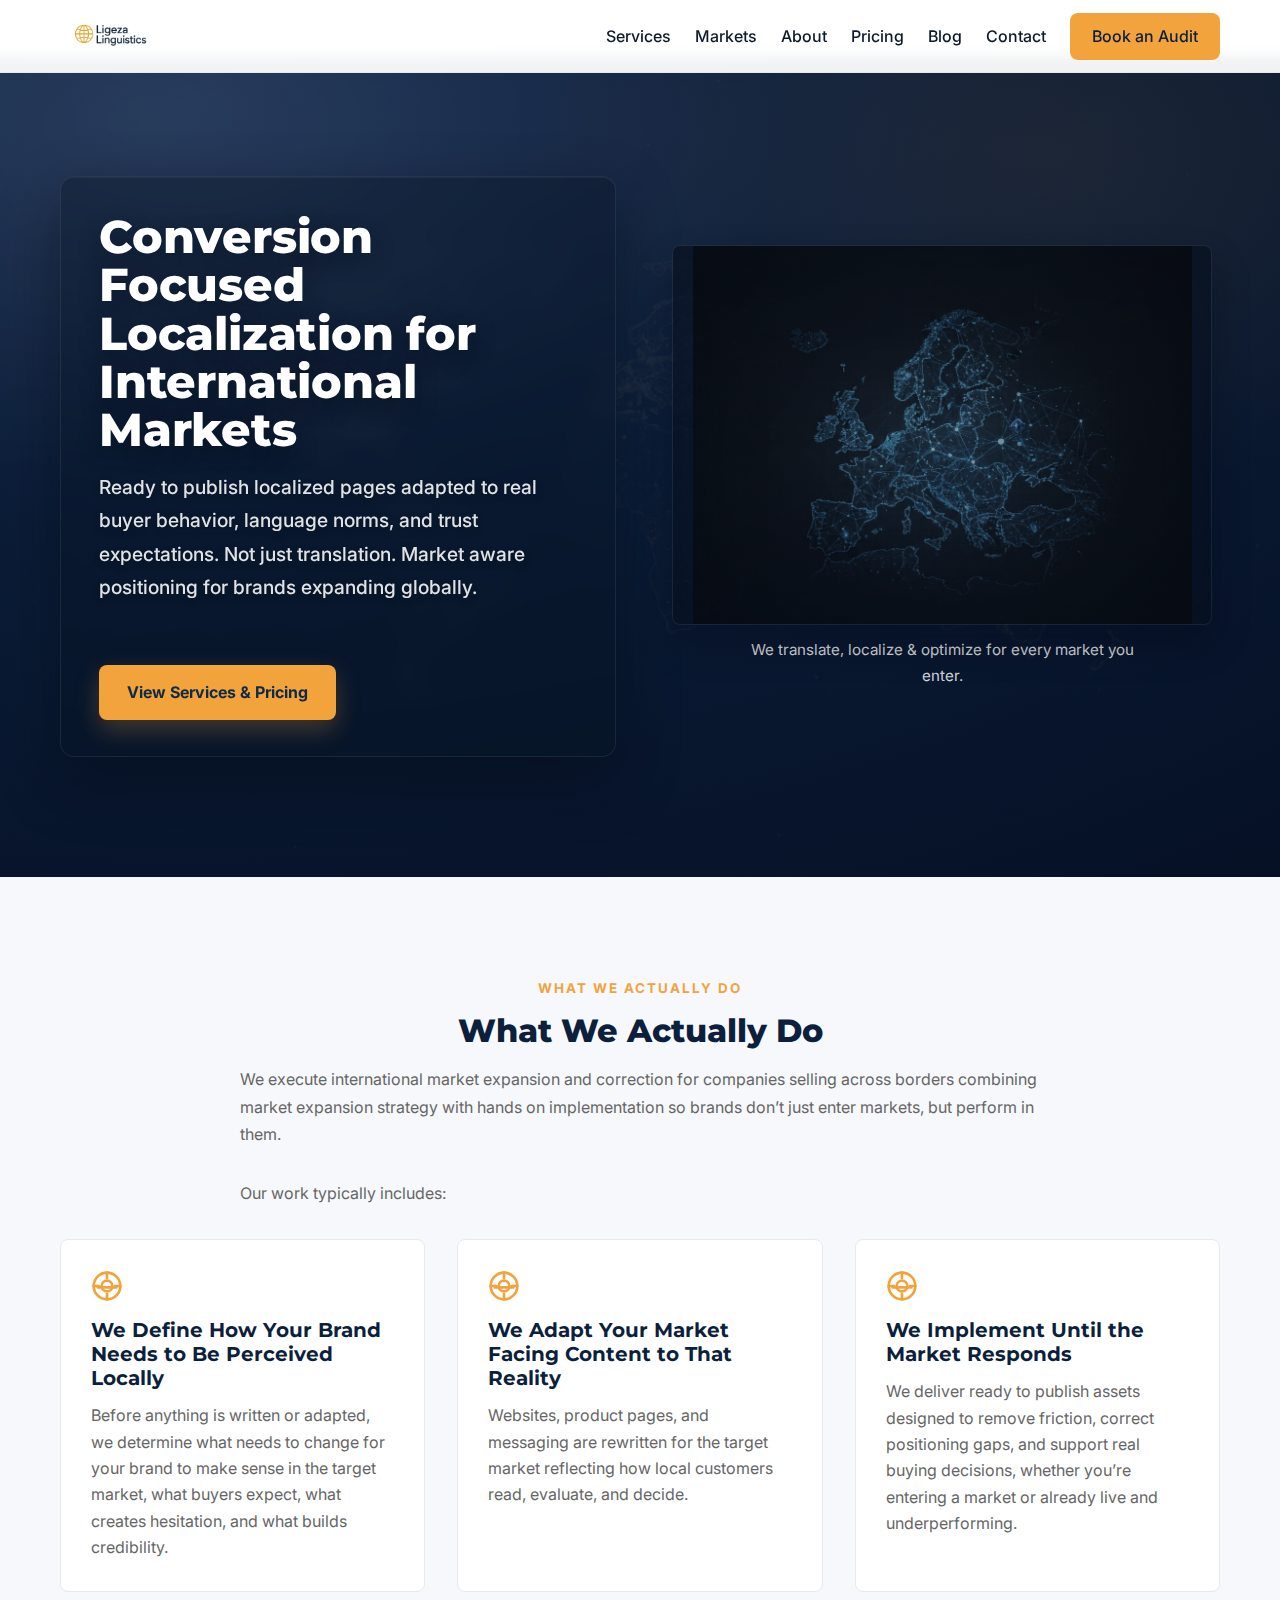
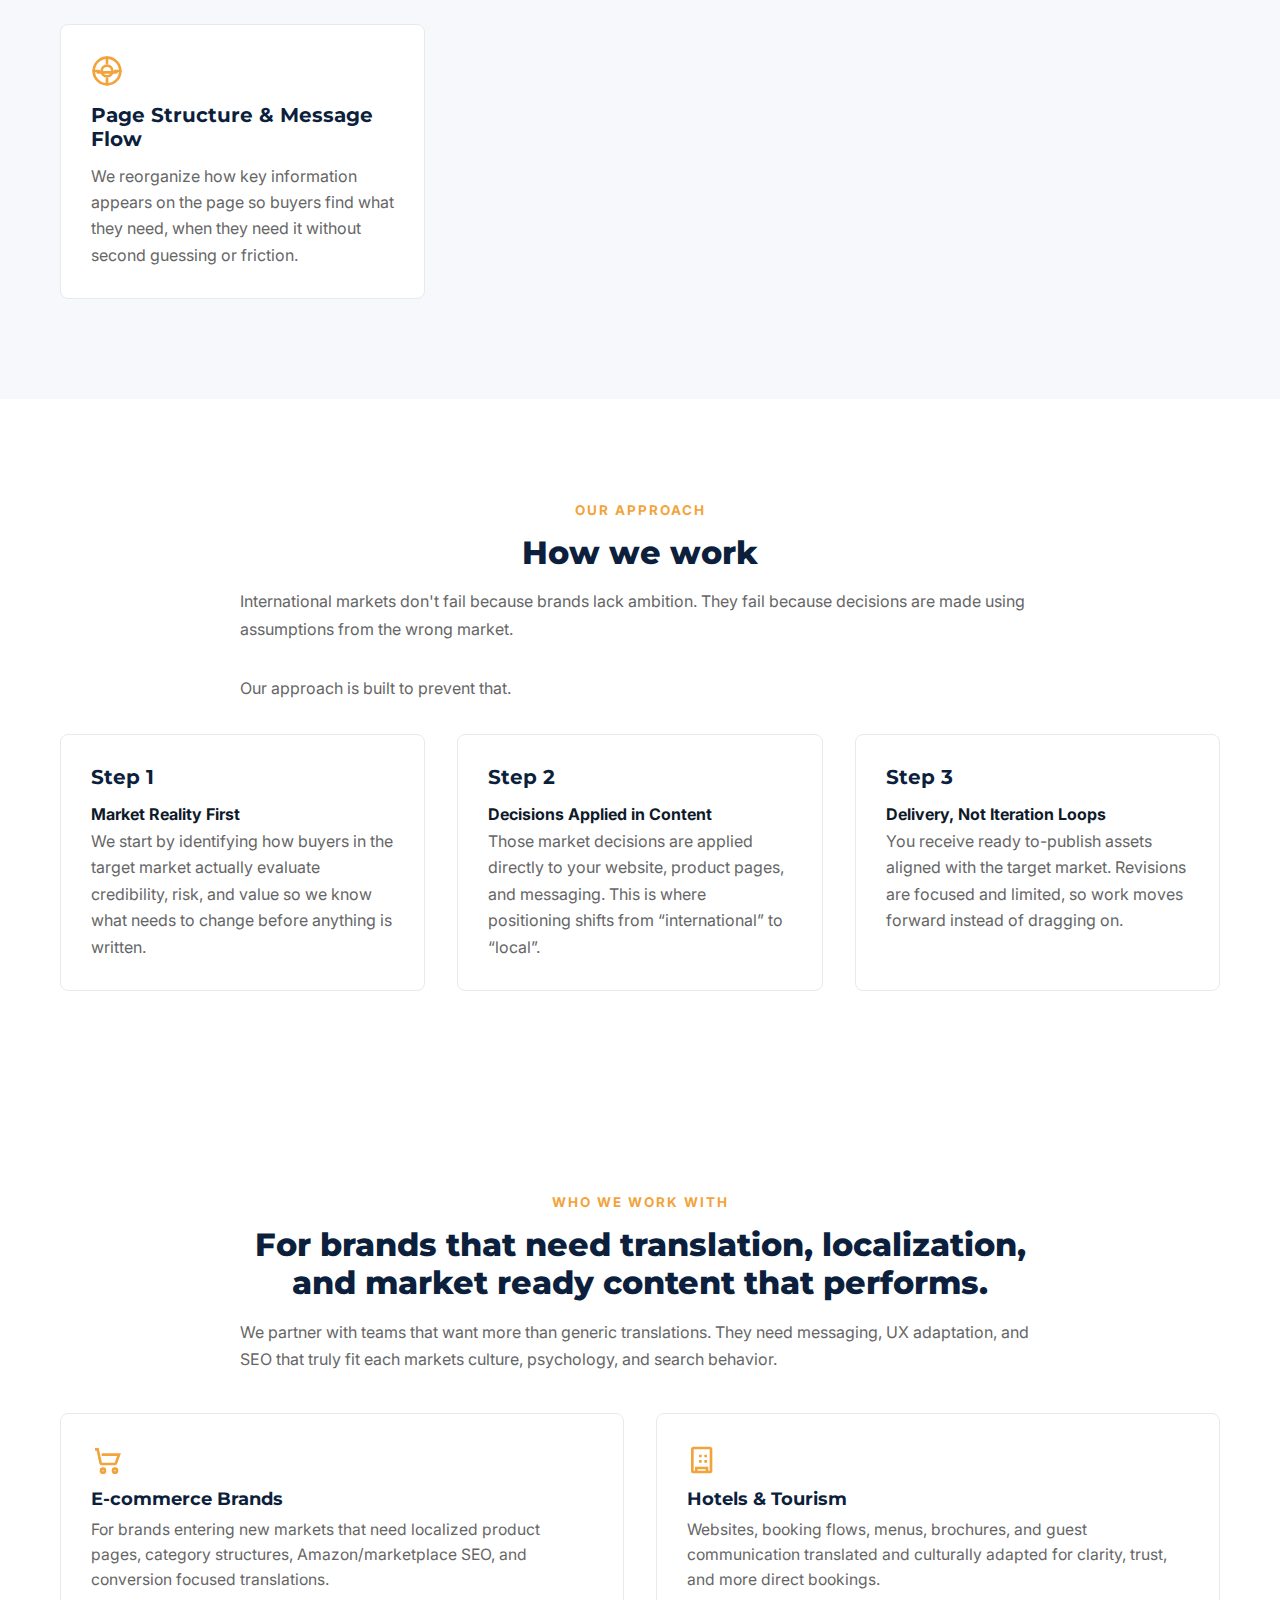
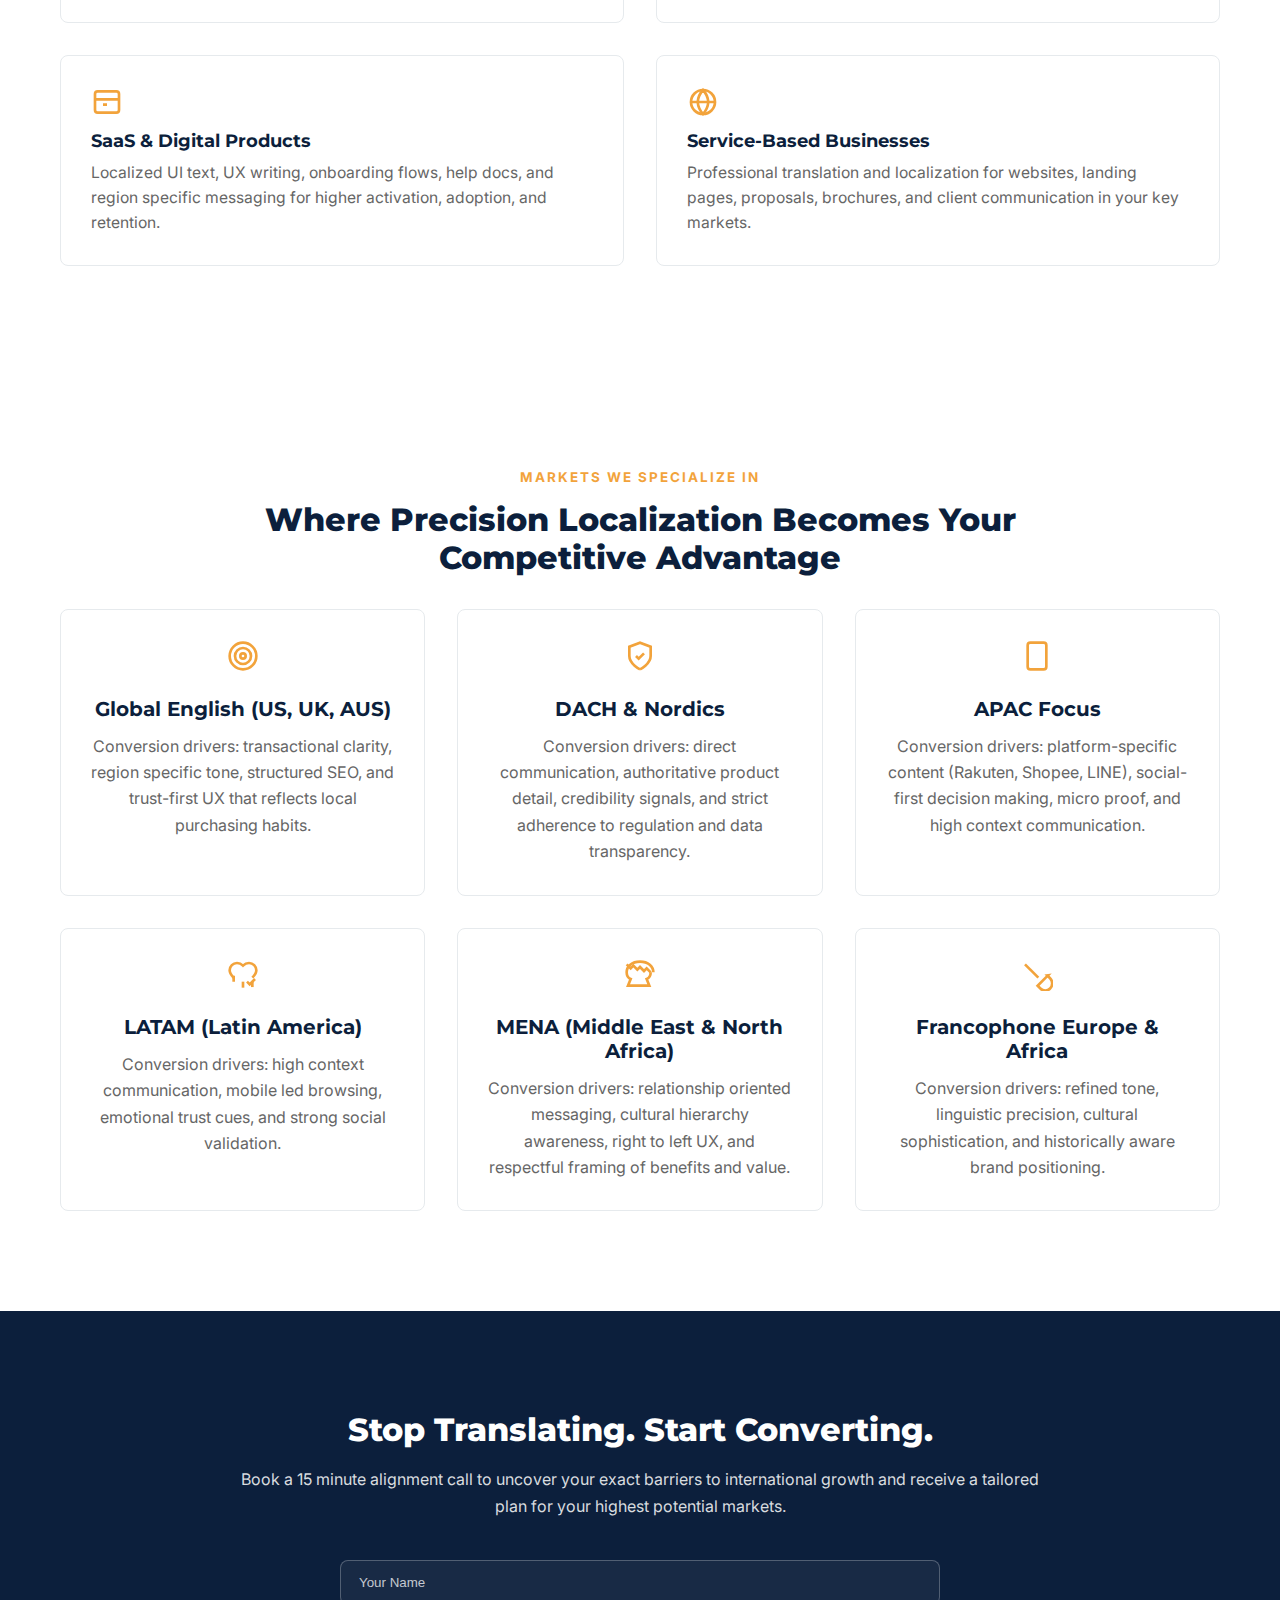
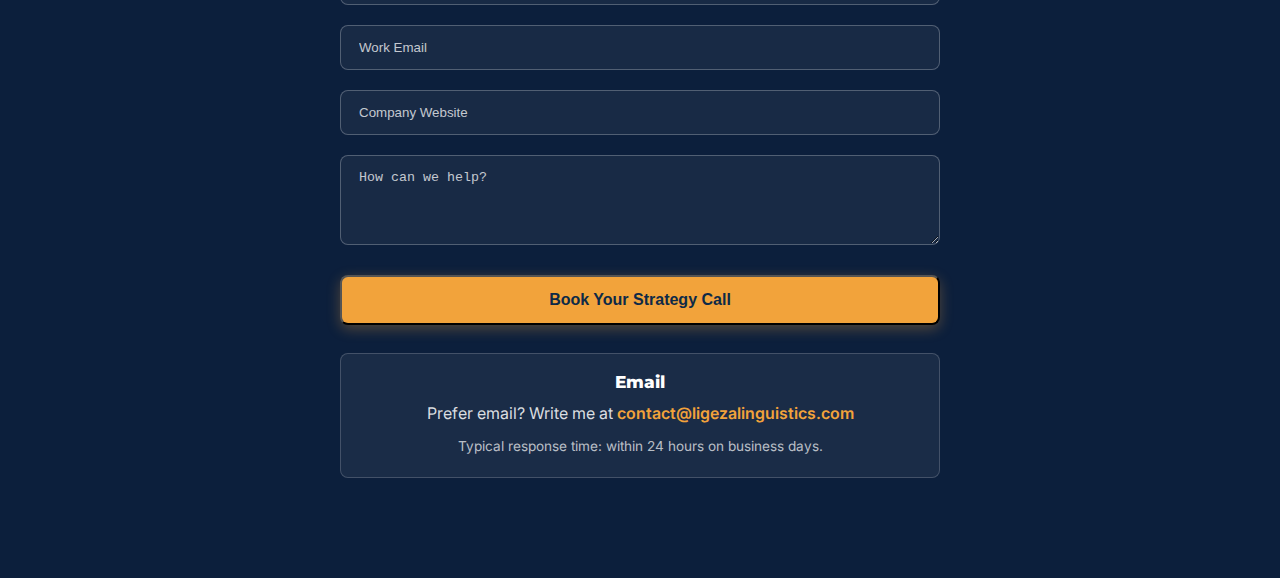
<file: index.html>
<!DOCTYPE html>
<html lang="en">
<head><meta name="description" content="Ligeza Linguistics provides data-driven localization, international SEO, and market-native messaging to help brands expand globally and convert like locals." />
    <meta charset="UTF-8" />
    <meta name="viewport" content="width=device-width, initial-scale=1.0"/>
    <title>Ligeza Linguistics</title>
    <link rel="stylesheet" href="/style.css?v=20260108">
    <link href="https://fonts.googleapis.com/css2?family=Inter:wght@400;500;600;700;800&family=Montserrat:wght;700;800;900&display=swap" rel="stylesheet" />
</head>
<body>

    <!-- ===================== NAV ===================== -->
    <header class="nav-bar" id="navbar">
        <div class="container nav-inner">
            <a href="/" class="logo">
                <img src="Logo1.png" alt="Ligeza Linguistics Logo" class="nav__logo">
            </a>
            <nav class="nav-links">
                <a href="/services/">Services</a>
                <a href="/markets/">Markets</a>
                <a href="/about/">About</a>
                <a href ="/pricing/">Pricing</a>
                <a href="/blog/">Blog</a>
                <a href="/contact/">Contact</a>
                <a href="/next-steps/" class="btn-nav">Book an Audit</a>
            </nav>
            <button class="hamburger" aria-label="open menu" aria-expanded="false">
                <span></span><span></span><span></span>
            </button>
        </div>
    </header>

    <!-- ===================== HERO ===================== -->
    <section id="hero" class="hero">
        <div class="hero__overlay"></div>
        <div class="container hero__inner">
            <div class="hero__content">
                <h1 class="hero__headline animate-load" data-delay="0.1">
                    Conversion Focused Localization for International Markets
                </h1>

                <p class="hero__subheadline animate-load" data-delay="0.2">
                  Ready to publish localized pages adapted to real buyer behavior, language norms, and trust expectations.
                  Not just translation. Market aware positioning for brands expanding globally.
                </p>

                <a href="/services/" class="btn-primary hero__cta animate-load" data-delay="0.3">
                    View Services & Pricing
                </a>
            </div>

            <div class="hero__visual-wrap animate-load" data-delay="0.2">
                <div class="hero__visual" aria-hidden="true"></div>
                <p class="hero__caption">We translate, localize &amp; optimize for every market you enter.</p>
            </div>
        </div>
    </section>
<!-- ===================== WHAT WE ACTUALLY DO ===================== -->
<section id="services-overview" class="services">
  <div class="container">
    <p class="section-label">WHAT WE ACTUALLY DO</p>
    <h2 class="section-title center">What We Actually Do</h2>
    <p class="section-lead center">
      We execute international market expansion and correction for companies selling across borders  combining market expansion strategy with hands on implementation so brands don’t just enter markets, but perform in them.
    </p>
    <p class="section-lead center services-intro">
      Our work typically includes:
    </p>

    <div class="service-grid">
      <div class="service-card">
        <div class="icon-box"></div>
        <h3>We Define How Your Brand Needs to Be Perceived Locally</h3>
        <p class="service-note">
          Before anything is written or adapted, we determine what needs to change for your brand to make sense in the target market, what buyers expect, what creates hesitation, and what builds credibility.
        </p>
      </div>

      <div class="service-card">
        <div class="icon-box"></div>
        <h3>We Adapt Your Market Facing Content to That Reality</h3>
        <p class="service-note">
          Websites, product pages, and messaging are rewritten for the target market reflecting how local customers read, evaluate, and decide.
        </p>
      </div>

      <div class="service-card">
        <div class="icon-box"></div>
        <h3>We Implement Until the Market Responds</h3>
        <p class="service-note">
          We deliver ready to publish assets designed to remove friction, correct positioning gaps, and support real buying decisions, whether you’re entering a market or already live and underperforming.
        </p>
      </div>

      <div class="service-card">
        <div class="icon-box"></div>
        <h3>Page Structure & Message Flow</h3>
        <p class="service-note">
         We reorganize how key information appears on the page so buyers find what they need, when they need it without second guessing or friction.
        </p>
      </div>
    </div>
  </div>
</section>
<!-- ===================== OUR APPPROACH ===================== -->
    <section id="about" class="about">
        <div class="container">
            <p class="section-label">OUR APPROACH</p>
            <h2 class="section-title center">How we work</h2>
            <p class="section-lead center">
                International markets don't fail because brands lack ambition. They fail because decisions are made using
                assumptions from the wrong market.
            </p>
            <p class="section-lead center">
                Our approach is built to prevent that.
            </p>
            <div class="service-grid">
                <div class="service-card">
                    <h3>Step 1</h3>
                    <h4> Market Reality First</h4>
                    <p>
                       We start by identifying how buyers in the target market actually evaluate credibility, risk, and value  so we know what needs to change before anything is written.
                    </p>
                </div>
                <div class="service-card">

                    <h3>Step 2</h3>
                    <h4>Decisions Applied in Content</h4>
                    <p>
                        Those market decisions are applied directly to your website, product pages, and messaging. This is where positioning shifts from “international” to “local”.
                    </p>
                </div>
                <div class="service-card">
                    <h3>Step 3</h3>
                    <h4>Delivery, Not Iteration Loops</h4>
                      <p>You receive ready to-publish assets aligned with the target market. Revisions are focused and limited, so work moves forward instead of dragging on.</p>
                    </p>
                </div>
            </div>
        </div>
    </section>
 
    <!-- ===================== WHO WE WORK WITH ===================== -->
<section id="clients" class="section section--white clients">
  <div class="container">
    <p class="section-label">WHO WE WORK WITH</p>

    <h2 class="section-title center">
      For brands that need translation, localization, and market ready content that performs.
    </h2>

    <p class="section-lead center" style="max-width: 800px; margin: 0 auto;">
      We partner with teams that want more than generic translations. They need messaging,
      UX adaptation, and SEO that truly fit each markets culture, psychology, and search behavior.
    </p>

    <div class="audience-grid">
      <div class="audience-card">
        <div class="audience-icon">
          <svg viewBox="0 0 24 24" aria-hidden="true">
            <circle cx="9" cy="20" r="1.5"></circle>
            <circle cx="18" cy="20" r="1.5"></circle>
            <path d="M3 4h2l2.2 10.2a1 1 0 0 0 1 .8h9.6a1 1 0 0 0 .98-.8L21 8H8"></path>
          </svg>
        </div>
        <h3>E-commerce Brands</h3>
        <p>
          For brands entering new markets that need localized product pages, category structures,
          Amazon/marketplace SEO, and conversion focused translations.
        </p>
      </div>

      <!-- Hotels -->
      <div class="audience-card">
        <div class="audience-icon">
          <!-- building / hotel icon -->
          <svg viewBox="0 0 24 24" aria-hidden="true">
            <rect x="4" y="3" width="14" height="18" rx="1"></rect>
            <path d="M9 9h2M13 9h2M9 13h2M13 13h2M7 21v-3h8v3"></path>
          </svg>
        </div>
        <h3>Hotels & Tourism</h3>
        <p>
          Websites, booking flows, menus, brochures, and guest communication translated and
          culturally adapted for clarity, trust, and more direct bookings.
        </p>
      </div>
      <div class="audience-card">
        <div class="audience-icon">
          <svg viewBox="0 0 24 24" aria-hidden="true">
            <rect x="3" y="4" width="18" height="16" rx="2"></rect>
            <path d="M3 10h18M9 14h3"></path>
          </svg>
        </div>
        <h3>SaaS & Digital Products</h3>
        <p>
          Localized UI text, UX writing, onboarding flows, help docs, and region specific messaging
          for higher activation, adoption, and retention.
        </p>
      </div>

      <div class="audience-card">
        <div class="audience-icon">
          <svg viewBox="0 0 24 24" aria-hidden="true">
            <circle cx="12" cy="12" r="9"></circle>
            <path d="M3 12h18M12 3a15 15 0 0 1 4 9 15 15 0 0 1-4 9 15 15 0 0 1-4-9 15 15 0 0 1 4-9z"></path>
          </svg>
        </div>
        <h3>Service-Based Businesses</h3>
        <p>
          Professional translation and localization for websites, landing pages, proposals,
          brochures, and client communication in your key markets.
        </p>
      </div>
    </div>
  </div>
</section>

<!-- ===================== MARKETS ===================== -->
    <section id="markets" class="markets">
        <div class="container">
            <p class="section-label">MARKETS WE SPECIALIZE IN</p>
            <h2 class="section-title center">Where Precision Localization Becomes Your Competitive Advantage</h2>

            <div class="market-grid">

                <!-- UNITED STATES / GLOBAL ENGLISH -->
                <div class="market-card">
                    <div class="card__icon"><svg xmlns="http://www.w3.org/2000/svg" viewBox="0 0 24 24"><circle cx="12" cy="12" r="10"></circle><circle cx="12" cy="12" r="6"></circle><circle cx="12" cy="12" r="2"></circle></svg></div>
                    <h3>Global English (US, UK, AUS)</h3>
                    <p>Conversion drivers: transactional clarity, region specific tone, structured SEO, and trust-first UX that reflects local purchasing habits.</p>
                </div>

                <!-- DACH & NORDICS -->
                <div class="market-card">
                    <div class="card__icon"><svg xmlns="http://www.w3.org/2000/svg" viewBox="0 0 24 24"><path d="M12 22s8-4 8-10V5l-8-3-8 3v7c0 6 8 10 8 10"></path><path d="m9 12 2 2 4-4"></path></svg></div>
                    <h3>DACH & Nordics</h3>
                    <p>Conversion drivers: direct communication, authoritative product detail, credibility signals, and strict adherence to regulation and data transparency.</p>
                </div>

                <!-- APAC -->
                <div class="market-card">
                    <div class="card__icon"><svg xmlns="http://www.w3.org/2000/svg" viewBox="0 0 24 24"><rect width="14" height="20" x="5" y="2" rx="2" ry="2"></rect><path d="M12 18h.01"></path></svg></div>
                    <h3>APAC Focus</h3>
                    <p>Conversion drivers: platform-specific content (Rakuten, Shopee, LINE), social-first decision making, micro proof, and high context communication.</p>
                </div>

                <!-- LATAM -->
                <div class="market-card">
                    <div class="card__icon"><svg xmlns="http://www.w3.org/2000/svg" viewBox="0 0 24 24"><path d="M19 14c1.49-1.46 3-3.21 3-5.5A5.5 5.5 0 0 0 16.5 3c-1.76 0-3 .5-4.5 2-1.5-1.5-2.74-2-4.5-2A5.5 5.5 0 0 0 2 8.5c0 2.3 1.5 4.05 3 5.5"></path><path d="M12 21.5V17"></path><path d="M5 12.55v4.5"></path><path d="M19 16.55v4.5"></path><path d="m15 17 2 2 4-4"></path></svg></div>
                    <h3>LATAM (Latin America)</h3>
                    <p>Conversion drivers: high context communication, mobile led browsing, emotional trust cues, and strong social validation.</p>
                </div>

                <!-- MENA -->
                <div class="market-card">
                    <div class="card__icon"><svg xmlns="http://www.w3.org/2000/svg" viewBox="0 0 24 24"><path d="m2 4 3 3 2-2 3 3 2-2 3 3 2-2 3 3"></path><path d="M22 10C22 5.58 18.15 2 12 2S2 5.58 2 10c0 2.5 1 4.3 3 5l-2 5h16l-2-5c2-.7 3-2.5 3-5"></path></svg></div>
                    <h3>MENA (Middle East & North Africa)</h3>
                    <p>Conversion drivers: relationship oriented messaging, cultural hierarchy awareness, right to left UX, and respectful framing of benefits and value.</p>
                </div>

                <!-- FRANCOPHONE -->
                <div class="market-card">
                    <div class="card__icon"><svg xmlns="http://www.w3.org/2000/svg" viewBox="0 0 24 24"><path d="M20.24 12.24 12.46 20.02l2.09 2.09c1.06 1.06 2.34 1.59 3.63 1.59s2.57-.53 3.63-1.59c2.12-2.12 2.12-5.59 0-7.71l-2.09-2.09z"></path><path d="M13 14 3 4"></path></svg></div>
                    <h3>Francophone Europe & Africa</h3>
                    <p>Conversion drivers: refined tone, linguistic precision, cultural sophistication, and historically aware brand positioning.</p>
                </div>

            </div>
        </div>
    </section>

    <!-- ===================== CONTACT SECTION ===================== -->
    <section id="contact" class="contact">
        <div class="container section__narrow section__center">
            <h2 class="section-title section-title--invert center">Stop Translating. Start Converting.</h2>

            <p class="section-lead section-lead--invert center">
                Book a 15 minute alignment call to uncover your exact barriers to international growth and receive a tailored plan for your highest potential markets.
            </p>

            <form action="submit.php" method="POST" class="contact-form">
                <input type="text" name="name" placeholder="Your Name" required>
                <input type="email" name="email" placeholder="Work Email" required>
                <input type="url" name="website" placeholder="Company Website">
                <textarea name="message" placeholder="How can we help?" rows="4" required></textarea>
                <button type="submit" class="btn-primary">Book Your Strategy Call</button>
            </form>

            <section class="contact-direct">
              <h3>Email</h3>
              <p>
                Prefer email? Write me at
                <a href="mailto:laura@ligezalinguistics.com?subject=Market%20Expansion%20Inquiry">
                  contact@ligezalinguistics.com
                </a>
              </p>
              <p class="small">Typical response time: within 24 hours on business days.</p>
            </section>
        </div>
    </section>

        <script>
        let lastScroll = 0;
        const navbar = document.getElementById('navbar');
        window.addEventListener('scroll', () => {
            const currentScroll = window.pageYOffset;
            navbar.style.transform = currentScroll > lastScroll ? 'translateY(-100%)' : 'translateY(0)';
            lastScroll = currentScroll;
        });

        const hamburger = document.querySelector('.hamburger');
        const navLinks = document.querySelector('.nav-links');
        hamburger.addEventListener('click', () => {
            const open = navLinks.classList.toggle('open');
            hamburger.setAttribute('aria-expanded', open);
        });
    </script>

</body>
</html>
</file>
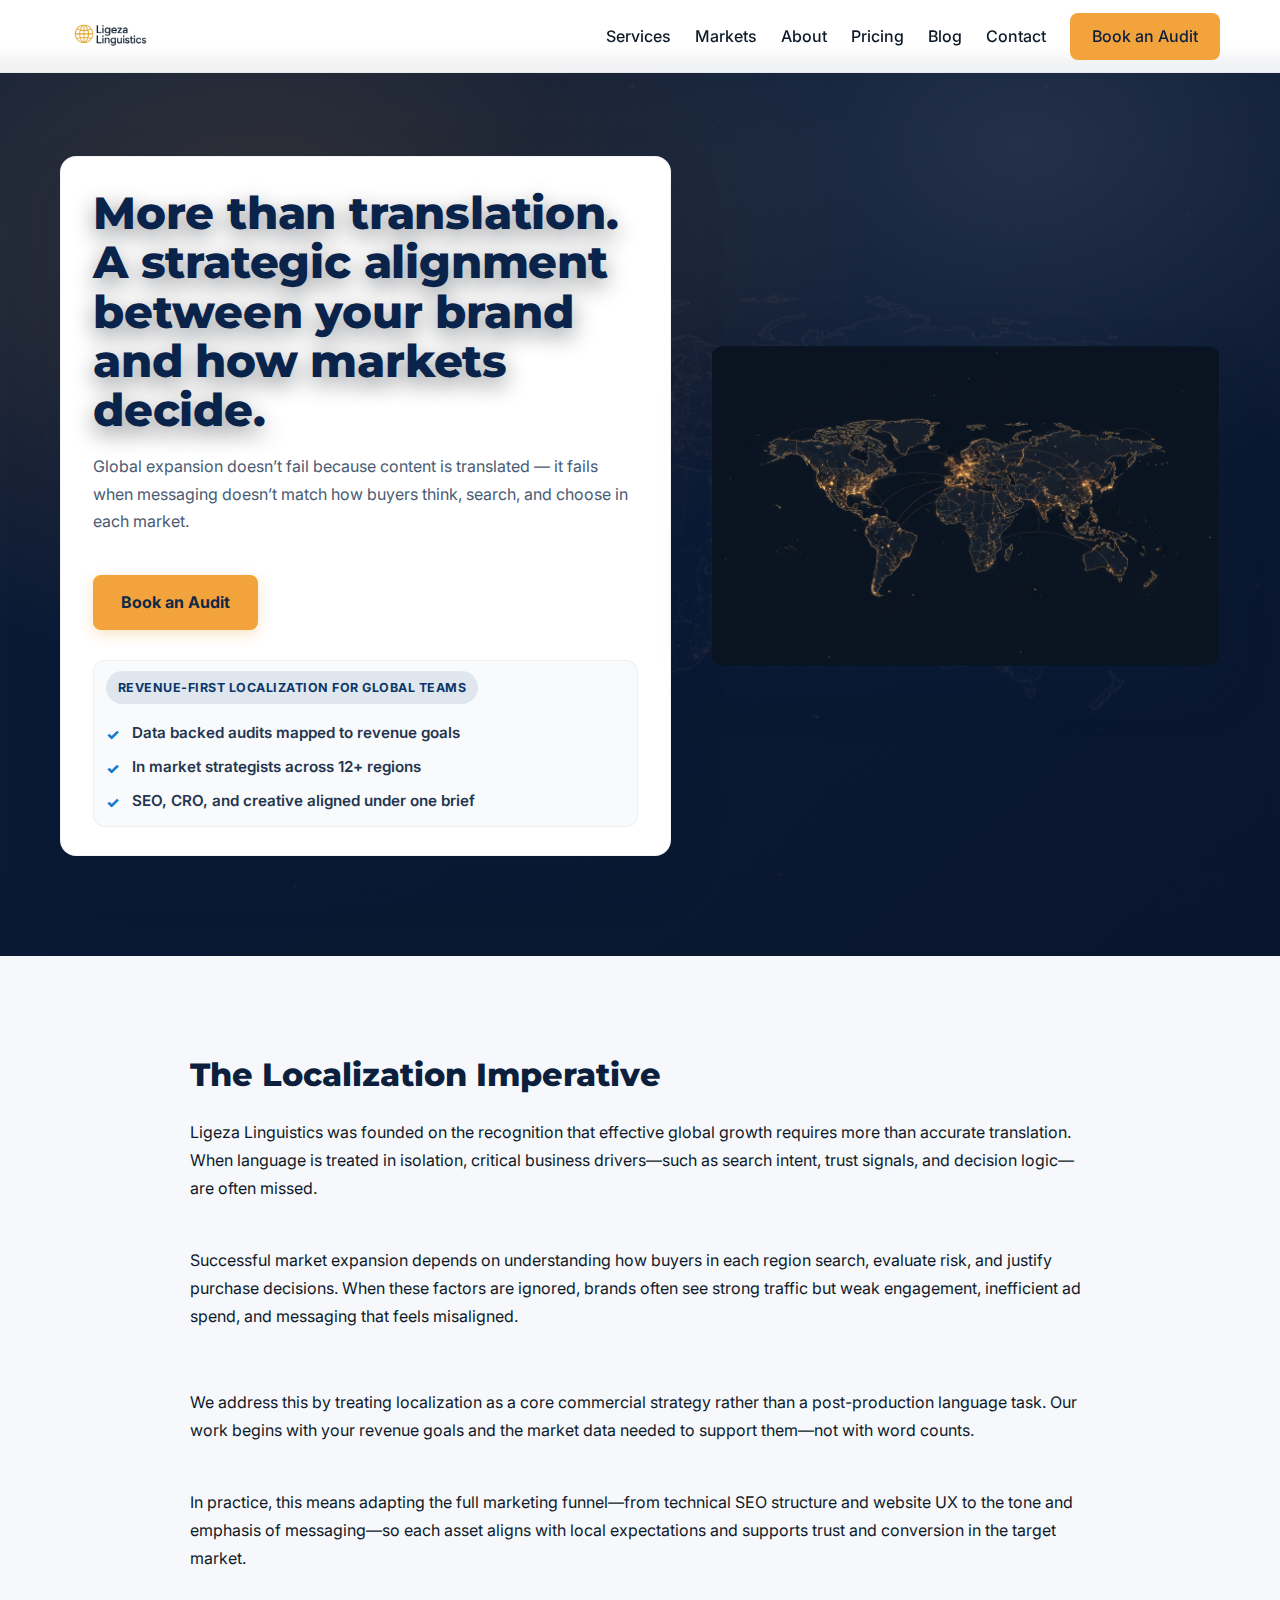
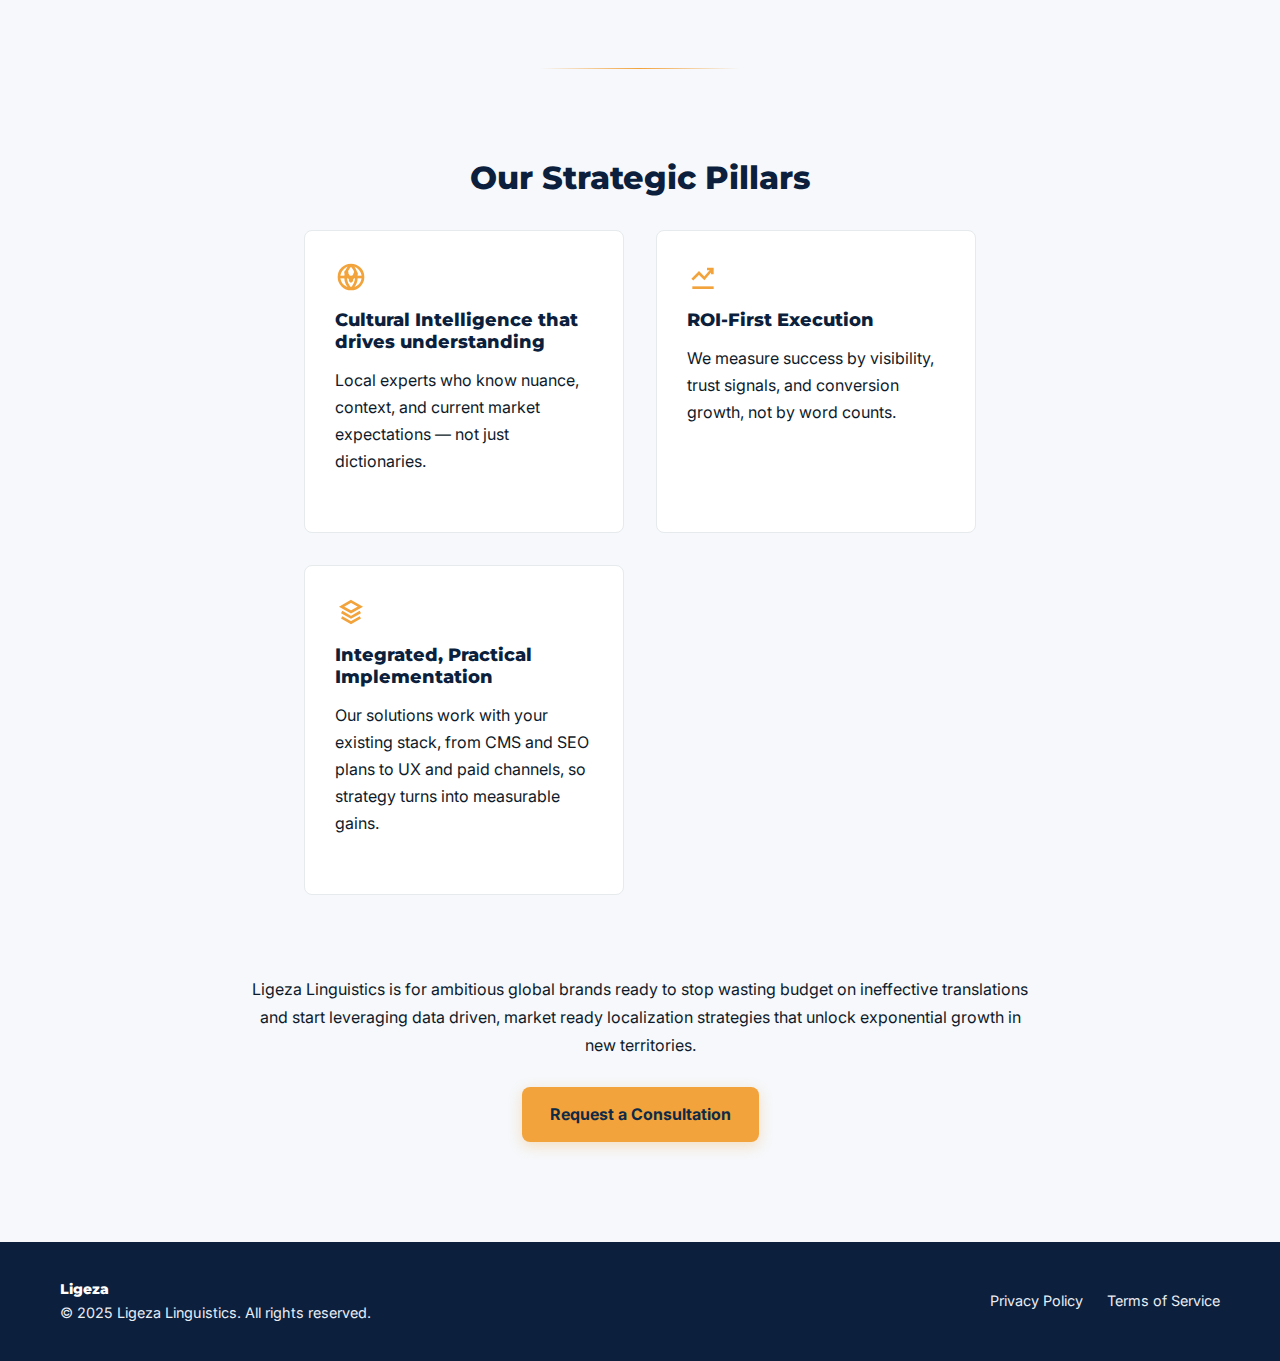
<file: about/index.html>
<!DOCTYPE html>
<html lang="en">
<head>
  <meta charset="UTF-8">
  <title>About | Ligeza Linguistics</title>
  <meta name="viewport" content="width=device-width, initial-scale=1">

 <link rel="stylesheet" href="/style.css?v=20260108">
  <link href="https://fonts.googleapis.com/css2?family=Inter:wght@400;500;600;700;800&family=Montserrat:wght@700;800;900&display=swap" rel="stylesheet">

  <meta name="description" content="About Ligeza Linguistics: Our mission, our data-driven approach, and our commitment to revenue-first localization strategy.">

  <link rel="icon" type="image/png" sizes="32x32" href="/Logo2.png">
  <link rel="apple-touch-icon" sizes="180x180" href="/Logo2.png">
</head>

<header class="nav-bar" id="navbar">
  <div class="container nav-inner">
    <a href="/" class="logo">
      <img src="/Logo1.png" alt="Ligeza Linguistics Logo" class="nav__logo">
    </a>
    <nav class="nav-links">
      <a href="/services/">Services</a>
      <a href="/markets/">Markets</a>
      <a href="/about/">About</a>
      <a href ="/pricing/">Pricing</a>
      <a href="/blog/">Blog</a>
      <a href="/contact/">Contact</a>
      <a href="/next-steps/" class="btn-nav">Book an Audit</a>
    </nav>
    <button class="hamburger" aria-label="open menu" aria-expanded="false">
      <span></span><span></span><span></span>
    </button>
  </div>
</header>


  <main>
     <!-- PAGE HERO -->
    <section class="page-header">
      <div class="container header-grid">
        <div class="header-content">
          <h1 class="hero__headline">
            More than translation. A strategic alignment between your brand and how markets decide.
          </h1>
          <p class="section-lead">
            Global expansion doesn’t fail because content is translated — it fails when messaging doesn’t match how buyers think, search, and choose in each market.
          </p>
          <a href="#contact" class="btn-primary">Book an Audit</a>
          <div class="hero-meta">
            <div class="hero-eyebrow">Revenue-first localization for global teams</div>
            <ul class="hero-trust-points">
              <li>Data backed audits mapped to revenue goals</li>
              <li>In market strategists across 12+ regions</li>
              <li>SEO, CRO, and creative aligned under one brief</li>
            </ul>
          </div>
        </div>
        <div class="header-image-placeholder" aria-hidden="true"></div>
      </div>
    </section>

    <!-- MAIN COPY -->
    <section id="our-story" class="container page-content-section">
      <div class="content-area">
        
        <h2 class="section-title section-title--left">The Localization Imperative</h2>

        <div class="narrative-chunk">
          <p>
            Ligeza Linguistics was founded on the recognition that effective global growth requires more than accurate
            translation. When language is treated in isolation, critical business drivers—such as search intent, trust
            signals, and decision logic—are often missed.
          </p>

          <p>
            Successful market expansion depends on understanding how buyers in each region search, evaluate risk, and
            justify purchase decisions. When these factors are ignored, brands often see strong traffic but weak engagement,
            inefficient ad spend, and messaging that feels misaligned.
          </p>
        </div>

        <div class="narrative-chunk">
          <p>
            We address this by treating localization as a core commercial strategy rather than a post-production language
            task. Our work begins with your revenue goals and the market data needed to support them—not with word counts.
          </p>

          <p>
            In practice, this means adapting the full marketing funnel—from technical SEO structure and website UX to the
            tone and emphasis of messaging—so each asset aligns with local expectations and supports trust and conversion
            in the target market.
          </p>
        </div>

        <hr class="section-divider">

        <h2 class="section-title center differentiators-title">Our Strategic Pillars</h2>
        
        <div class="key-principles">
          
          <div class="principle-card">
            <div class="icon-box icon-box--custom">
              <svg viewBox="0 0 24 24" aria-hidden="true">
                <circle cx="12" cy="12" r="9"></circle>
                <path d="M3 12h18"></path>
                <path d="M12 3a12 12 0 0 0 0 18"></path>
                <path d="M12 3a12 12 0 0 1 0 18"></path>
                <circle cx="8.5" cy="8.5" r=".6"></circle>
                <circle cx="15.5" cy="9.5" r=".6"></circle>
                <circle cx="12" cy="14.5" r=".6"></circle>
                <path d="m8.5 8.5 3.5 6 3.5-5.5"></path>
              </svg>
            </div>
            <h3>Cultural Intelligence that drives understanding</h3>
            <p>
              Local experts who know nuance, context, and current market expectations — not just dictionaries.
            </p>
          </div>
          
          <div class="principle-card">
            <div class="icon-box icon-box--custom">
              <svg viewBox="0 0 24 24" aria-hidden="true">
                <path d="M4 20h16"></path>
                <polyline points="4 14 9 9 13 13 19 6"></polyline>
                <path d="M15 6h4v4"></path>
              </svg>
            </div>
            <h3>ROI-First Execution</h3>
            <p>
              We measure success by visibility, trust signals, and conversion growth, not by word counts.
            </p>
          </div>
          
          <div class="principle-card">
            <div class="icon-box icon-box--custom">
              <svg viewBox="0 0 24 24" aria-hidden="true">
                <path d="m12 4 7 4-7 4-7-4 7-4z"></path>
                <path d="m5 12 7 4 7-4"></path>
                <path d="m5 16 7 4 7-4"></path>
              </svg>
            </div>
            <h3>Integrated, Practical Implementation</h3>
            <p>
              Our solutions work with your existing stack, from CMS and SEO plans to UX and paid channels, so strategy turns into measurable gains.
            </p>
          </div>
        </div>
        
        <div class="closing-statement">
          <p class="section-lead">
            Ligeza Linguistics is for ambitious global brands ready to stop wasting budget on ineffective translations and start leveraging data driven, market ready localization strategies that unlock exponential growth in new territories.
          </p>
          <a href="../index.html#contact" class="btn-primary" id="contact">Request a Consultation</a>
        </div>
      </div>
    </section>
  </main>

  <!-- FOOTER (MATCHES MAIN INDEX) -->
  <footer class="site-footer">
    <div class="container footer__inner">
      <div class="footer__left">
        <span class="footer__logo">Ligeza</span>
        <p>© 2025 Ligeza Linguistics. All rights reserved.</p>
      </div>
      <div class="footer__right">
        <a href="../privacy/index.html">Privacy Policy</a>
        <a href="../terms/index.html">Terms of Service</a>
      </div>
    </div>
  </footer>

</div>

<!-- NAV SCRIPT (MATCHES MAIN INDEX) -->
<script>
  // scroll-aware nav (hides on scroll-down, shows on scroll-up)
  let lastScroll = 0;
  const navbar = document.getElementById('navbar');
  window.addEventListener('scroll', () => {
      const currentScroll = window.pageYOffset;
      navbar.style.transform = currentScroll > lastScroll ? 'translateY(-100%)' : 'translateY(0)';
      lastScroll = currentScroll;
  });

  // mobile nav toggle
  const hamburger = document.querySelector('.hamburger');
  const navLinks = document.querySelector('.nav-links');
  if (hamburger && navLinks) {
    hamburger.addEventListener('click', () => {
      const open = navLinks.classList.toggle('open');
      hamburger.setAttribute('aria-expanded', open);
    });
  }
</script>

<!-- ABOUT PAGE-SPECIFIC LAYOUT (COLOURS & TYPE STILL USE GLOBAL VARIABLES) -->
<style>
  .page-header {
    padding: var(--section-pad-desktop) 20px;
    background: radial-gradient(circle at 18% 20%, rgba(12, 58, 120, .08), transparent 32%), linear-gradient(135deg, #f6f8fb, #e9eef6);
  }
  @media (max-width: 768px) {
    .page-header {
      padding: var(--section-pad-mobile) 20px;
    }
  }

  .header-grid {
    display: grid;
    grid-template-columns: 1.2fr 1fr;
    gap: 40px;
    align-items: center;
    max-width: var(--max-w);
    margin: 0 auto;
  }

  @media (max-width: 900px) {
    .header-grid {
      grid-template-columns: 1fr;
    }
  }

  .header-content {
    padding: 32px 32px 28px;
    background: #fff;
    border-radius: 16px;
    box-shadow: 0 20px 60px rgba(10, 31, 66, .1);
    border: 1px solid rgba(15, 57, 115, .06);
  }

  .hero-meta {
    margin-top: 30px;
    padding: 10px 12px 12px;
    background: #f8fafc;
    border: 1px solid rgba(15, 57, 115, .05);
    border-radius: 12px;
  }

  .hero-eyebrow {
    display: inline-flex;
    align-items: center;
    gap: 8px;
    padding: 6px 12px;
    font-size: .78rem;
    letter-spacing: .04em;
    text-transform: uppercase;
    color: #0c366a;
    background: rgba(12, 54, 106, .1);
    border-radius: 999px;
    margin-bottom: 10px;
    font-weight: 700;
  }

  .header-content .hero__headline {
    font-family: var(--font-display);
    font-size: clamp(2.25rem, 4vw, 2.8rem);
    color: #0a234a;
    margin-bottom: 18px;
    font-weight: 800;
    line-height: 1.1;
  }

  .page-header .section-lead {
    max-width: 540px;
    margin-bottom: 26px;
    color: #4a5b73;
  }

  .header-content .btn-primary {
    margin-top: 14px;
  }

  .header-image-placeholder {
    position: relative;
    height: 320px;
    border-radius: 12px;
    overflow: hidden;
    background: url('../hero-map-bg.png') center/cover no-repeat;
    box-shadow: 0 22px 48px rgba(12, 31, 60, .28);
    border: 1px solid rgba(10, 42, 82, .22);
  }

  .header-image-placeholder::after {
    content: none;
  }

  .hero-trust-points {
    list-style: none;
    display: grid;
    grid-template-columns: 1fr;
    gap: 8px;
    padding: 6px 0 0;
    margin: 0;
    color: #24354f;
    font-weight: 600;
    font-size: .95rem;
  }

  .hero-trust-points li {
    position: relative;
    padding-left: 26px;
  }

  .hero-trust-points li::before {
    content: '✓';
    position: absolute;
    left: 0;
    top: 2px;
    color: #0f7ad0;
    font-weight: 800;
  }

  .page-content-section {
    padding: var(--section-pad-desktop) 0;
  }
  @media (max-width: 768px) {
    .page-content-section {
      padding: var(--section-pad-mobile) 0;
    }
  }

  .content-area {
    max-width: 900px;
    margin: 0 auto;
    line-height: 1.7;
  }

  .content-area p {
    margin-bottom: 26px;
    color: var(--text);
    line-height: 1.75;
  }

  .narrative-chunk {
    display: grid;
    gap: 18px;
    margin-bottom: 32px;
  }
  @media (max-width: 768px) {
    .content-area p {
      margin-bottom: 18px;
      line-height: 1.65;
    }
    .narrative-chunk {
      gap: 12px;
      margin-bottom: 22px;
    }
    .section-divider {
      margin: 50px auto 60px;
    }
    .closing-statement {
      margin-top: 56px;
    }
  }

  .narrative-anchor {
    display: inline-block;
    font-weight: 700;
    color: #0a234a;
    font-size: 1.05em;
  }

  .section-title--left {
    text-align: left;
    margin-bottom: 24px;
  }

  .section-divider {
    border: 0;
    height: 1px;
    width: 200px;
    background-image: linear-gradient(to right, rgba(0,0,0,0), var(--accent), rgba(0,0,0,0));
    margin: 70px auto 90px;
  }

  .differentiators-title {
    margin-top: 10px;
  }

  .key-principles {
    display: grid;
    grid-template-columns: repeat(auto-fit, minmax(280px, 320px));
    gap: var(--grid-gap);
    margin-top: var(--gap-lead-content);
    justify-content: center;
    justify-items: center;
  }

  .principle-card {
    background: var(--white);
    width: 100%;
    max-width: 340px;
    padding: var(--card-pad);
    border-radius: var(--radius);
    border: 1px solid var(--border);
    transition: .25s;
    box-shadow: none;
  }

  .principle-card:hover {
    transform: translateY(-4px);
    box-shadow: 0 12px 24px rgba(0,0,0,.04);
  }

  .principle-card h3 {
    margin-bottom: 14px;
    color: var(--bg-dark);
    font-size: 1.15rem;
  }

  .principle-card p {
    max-width: 54ch;
    line-height: 1.7;
    margin-top: 0;
  }

  .icon-box--custom {
    margin-bottom: 16px;
  }

  .icon-box--custom::before {
    content: none;
  }

  .icon-box--custom svg {
    width: 32px;
    height: 32px;
    stroke: var(--accent);
    stroke-width: 2;
    fill: none;
  }

  .closing-statement {
    text-align: center;
    margin-top: 80px;
  }

  .closing-statement .section-lead {
    max-width: 780px;
    margin: 0 auto 28px;
  }

  @media (max-width: 768px) {
    .header-content {
      padding: 22px 20px;
    }
    .header-content .hero__headline {
      font-size: clamp(1.9rem, 6vw, 2.3rem);
    }
    .page-header .section-lead {
      margin-bottom: 20px;
    }
    .hero-meta {
      margin-top: 20px;
    }
    .header-image-placeholder {
      height: 220px;
    }
    .content-area {
      padding: 0 20px;
    }
    .key-principles {
      grid-template-columns: 1fr;
    }
    .principle-card {
      max-width: 100%;
    }
    .closing-statement {
      margin-top: 56px;
    }
  }
  /* Match main hero background */
  .page-header {
    background: linear-gradient(140deg, #0d2040, #0a1833);
    position: relative;
    overflow: hidden;
  }
  .page-header::before {
    content: "";
    position: absolute;
    inset: 0;
    background: url("../hero-map-bg.png") center/cover no-repeat;
    background-color: rgba(12, 31, 60, .5);
    background-blend-mode: overlay;
    opacity: .18;
  }
  .page-header::after {
    content: "";
    position: absolute;
    inset: 0;
    background:
      radial-gradient(80% 80% at 20% 20%, rgba(242,163,59,.18), transparent 60%),
      radial-gradient(70% 70% at 80% 10%, rgba(255,255,255,.10), transparent 55%);
    pointer-events: none;
  }
  .page-header .header-grid,
  .page-header .post-hero__inner {
    position: relative;
    z-index: 1;
  }
  </style>

</body>
</html>
</file>
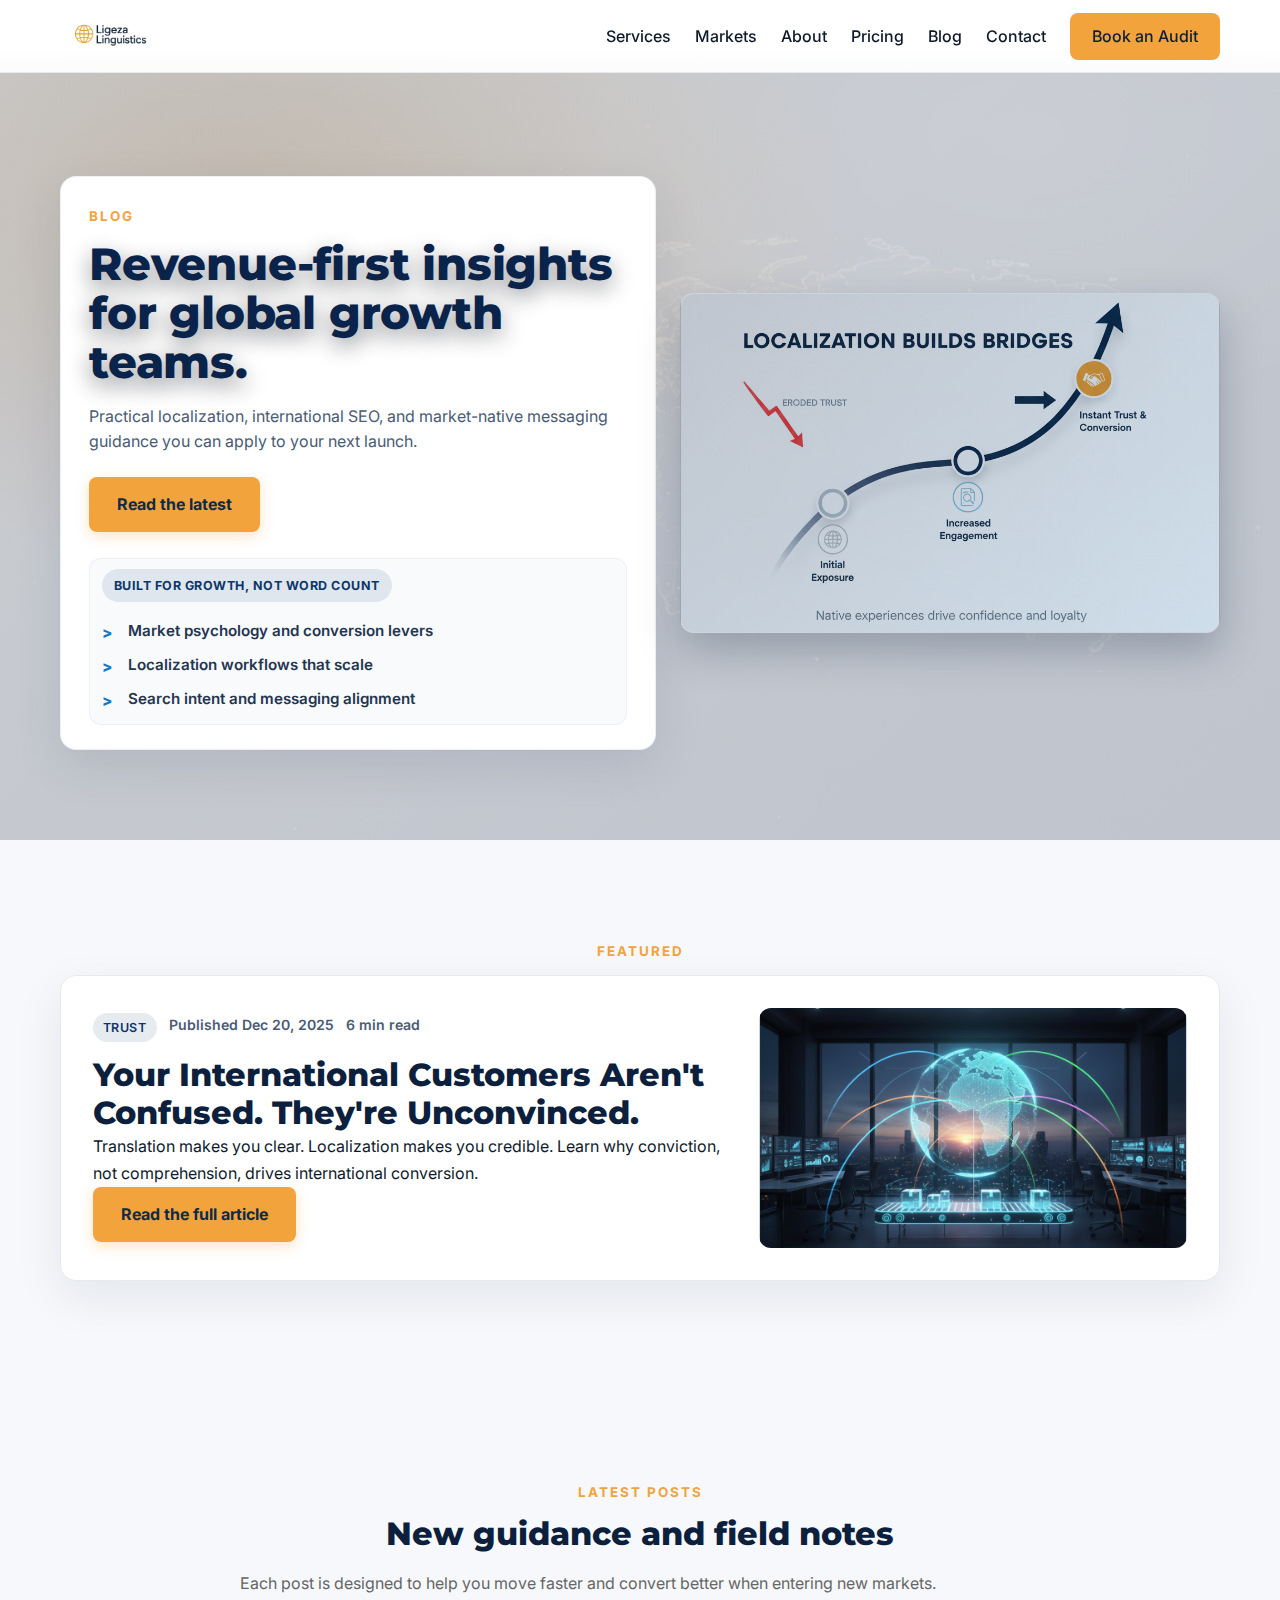
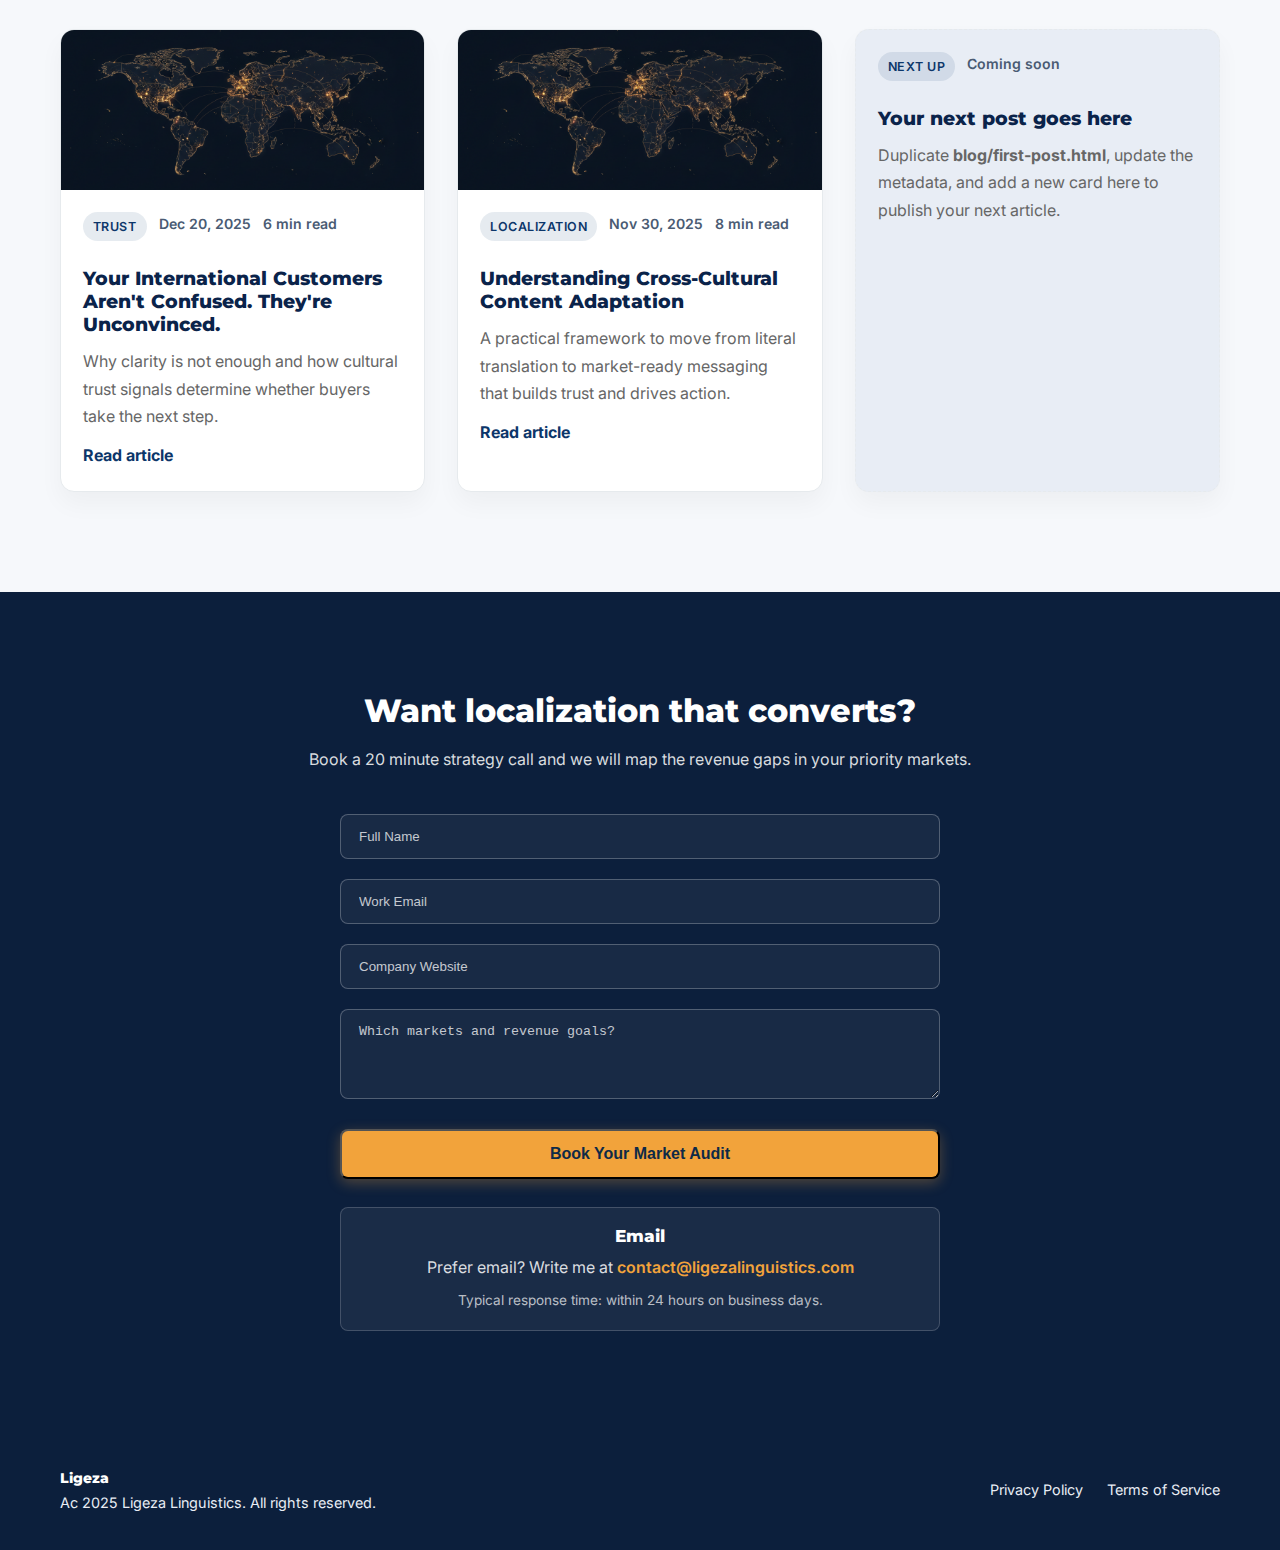
<file: blog/index.html>
<!DOCTYPE html>
<html lang="en">
<head>
  <meta charset="UTF-8" />
  <meta name="viewport" content="width=device-width, initial-scale=1" />
  <title>Blog | Ligeza Linguistics</title>
  <meta name="description" content="Revenue-first localization insights, international SEO strategy, and market-native messaging for global growth." />
  <link rel="stylesheet" href="/style.css?v=20260108">
  <link href="https://fonts.googleapis.com/css2?family=Inter:wght@400;500;600;700;800&family=Montserrat:wght@700;800;900&display=swap" rel="stylesheet" />
  <link rel="icon" type="image/png" sizes="32x32" href="../Logo2.png" />
  <link rel="apple-touch-icon" sizes="180x180" href="../Logo2.png" />
</head>
<body>
  <!-- ===================== FIXED NAV ===================== -->
  <header class="nav-bar" id="navbar">
    <div class="container nav-inner">
      <a href="../index.html" class="logo">
        <img src="../Logo1.png" alt="Ligeza Linguistics Logo" class="nav__logo" />
      </a>
     <nav class="nav-links">
      <a href="/services/">Services</a>
      <a href="/markets/">Markets</a>
      <a href="/about/">About</a>
      <a href ="/pricing/">Pricing</a>
      <a href="/blog/">Blog</a>
      <a href="/contact/">Contact</a>
      <a href="/next-steps/" class="btn-nav">Book an Audit</a>
    </nav>
      <button class="hamburger" aria-label="open menu" aria-expanded="false">
        <span></span><span></span><span></span>
      </button>
    </div>
  </header>

  <main>
    <!-- ===================== HERO ===================== -->
    <section class="page-header blog-hero" id="top">
      <div class="container header-grid">
        <div class="header-content">
          <p class="section-label section-label--left">Blog</p>
          <h1 class="hero__headline">Revenue-first insights for global growth teams.</h1>
          <p class="section-lead">
            Practical localization, international SEO, and market-native messaging guidance
            you can apply to your next launch.
          </p>
          <a href="#latest" class="btn-primary">Read the latest</a>
          <div class="hero-meta">
            <div class="hero-eyebrow">Built for growth, not word count</div>
            <ul class="hero-trust-points">
              <li>Market psychology and conversion levers</li>
              <li>Localization workflows that scale</li>
              <li>Search intent and messaging alignment</li>
            </ul>
          </div>
        </div>
        <div class="header-image-placeholder" aria-hidden="true"></div>
      </div>
    </section>

    <!-- ===================== FEATURED ===================== -->
    <section class="section blog-feature">
      <div class="container">
        <p class="section-label">Featured</p>
        <div class="feature-card">
          <div class="feature-content">
            <div class="post-meta">
              <span class="post-tag">Trust</span>
              <span>Published <time datetime="2025-12-20">Dec 20, 2025</time></span>
              <span>6 min read</span>
            </div>
            <h2>Your International Customers Aren't Confused. They're Unconvinced.</h2>
            <p>
              Translation makes you clear. Localization makes you credible. Learn why conviction,
              not comprehension, drives international conversion.
            </p>
            <a class="btn-primary" href="international-customers-unconvinced.html">Read the full article</a>
          </div>
          <div class="feature-image" aria-hidden="true"></div>
        </div>
      </div>
    </section>

    <!-- ===================== LATEST ===================== -->
    <section id="latest" class="section blog-list">
      <div class="container">
        <p class="section-label">Latest posts</p>
        <h2 class="section-title center">New guidance and field notes</h2>
        <p class="section-lead center">
          Each post is designed to help you move faster and convert better when entering new markets.
        </p>
        <div class="blog-grid">
          <article class="blog-card">
            <div class="blog-card__image" aria-hidden="true"></div>
            <div class="blog-card__body">
              <div class="post-meta">
                <span class="post-tag">Trust</span>
                <span><time datetime="2025-12-20">Dec 20, 2025</time></span>
                <span>6 min read</span>
              </div>
              <h3>Your International Customers Aren't Confused. They're Unconvinced.</h3>
              <p>
                Why clarity is not enough and how cultural trust signals determine whether buyers
                take the next step.
              </p>
              <a class="text-link" href="international-customers-unconvinced.html">Read article</a>
            </div>
          </article>
          <article class="blog-card">
            <div class="blog-card__image" aria-hidden="true"></div>
            <div class="blog-card__body">
              <div class="post-meta">
                <span class="post-tag">Localization</span>
                <span><time datetime="2025-11-30">Nov 30, 2025</time></span>
                <span>8 min read</span>
              </div>
              <h3>Understanding Cross-Cultural Content Adaptation</h3>
              <p>
                A practical framework to move from literal translation to market-ready messaging
                that builds trust and drives action.
              </p>
              <a class="text-link" href="first-post.html">Read article</a>
            </div>
          </article>
          <article class="blog-card blog-card--placeholder">
            <div class="blog-card__body">
              <div class="post-meta">
                <span class="post-tag">Next up</span>
                <span>Coming soon</span>
              </div>
              <h3>Your next post goes here</h3>
              <p>
                Duplicate <strong>blog/first-post.html</strong>, update the metadata, and add a new
                card here to publish your next article.
              </p>
            </div>
          </article>
        </div>
      </div>
    </section>

    <!-- ===================== CTA ===================== -->
    <section id="contact" class="contact section">
      <div class="container section__narrow section__center">
        <h2 class="section-title section-title--invert center">Want localization that converts?</h2>
        <p class="section-lead section-lead--invert center">
          Book a 20 minute strategy call and we will map the revenue gaps in your priority markets.
        </p>
        <form action="../submit.php" method="POST" class="contact-form">
          <input type="text" name="name" placeholder="Full Name" required />
          <input type="email" name="email" placeholder="Work Email" required />
          <input type="url" name="website" placeholder="Company Website" />
          <textarea name="goals" placeholder="Which markets and revenue goals?" rows="4" required></textarea>
          <button type="submit" class="btn-primary">Book Your Market Audit</button>
        </form>

        <section class="contact-direct">
          <h3>Email</h3>
          <p>
            Prefer email? Write me at
            <a href="mailto:contact@ligezalinguistics.com?subject=Market%20Expansion%20Inquiry">
              contact@ligezalinguistics.com
            </a>
          </p>
          <p class="small">Typical response time: within 24 hours on business days.</p>
        </section>
      </div>
    </section>
  </main>

  <!-- ===================== FOOTER ===================== -->
  <footer class="site-footer">
    <div class="container footer__inner">
      <div class="footer__left">
        <span class="footer__logo">Ligeza</span>
        <p>Ac 2025 Ligeza Linguistics. All rights reserved.</p>
      </div>
      <div class="footer__right">
        <a href="../privacy/index.html">Privacy Policy</a>
        <a href="../terms/index.html">Terms of Service</a>
      </div>
    </div>
  </footer>

  <script>
    // scroll-aware nav
    let lastScroll = 0;
    const navbar = document.getElementById('navbar');
    window.addEventListener('scroll', () => {
      const currentScroll = window.pageYOffset;
      navbar.style.transform = currentScroll > lastScroll ? 'translateY(-100%)' : 'translateY(0)';
      lastScroll = currentScroll;
    });

    // mobile nav
    const hamburger = document.querySelector('.hamburger');
    const navLinks = document.querySelector('.nav-links');
    if (hamburger && navLinks) {
      hamburger.addEventListener('click', () => {
        const open = navLinks.classList.toggle('open');
        hamburger.setAttribute('aria-expanded', open);
      });
    }
  </script>

  <style>
    .page-header.blog-hero {
      padding: 120px 20px 90px;
      background: radial-gradient(circle at 18% 20%, rgba(12, 58, 120, .08), transparent 32%),
        linear-gradient(135deg, #f6f8fb, #e9eef6);
    }
    @media (max-width: 768px) {
      .page-header.blog-hero {
        padding: 96px 20px 72px;
      }
    }
    .section-label--left {
      text-align: left;
    }
    .header-grid {
      display: grid;
      grid-template-columns: 1.05fr 0.95fr;
      gap: 24px;
      align-items: center;
      max-width: var(--max-w);
      margin: 0 auto;
    }
    @media (max-width: 900px) {
      .header-grid {
        grid-template-columns: 1fr;
      }
    }
    .header-content {
      padding: 28px 28px 24px;
      background: #fff;
      border-radius: 16px;
      box-shadow: 0 16px 48px rgba(10, 31, 66, .1);
      border: 1px solid rgba(15, 57, 115, .08);
      max-width: 720px;
    }
    .header-content .hero__headline {
      font-family: var(--font-display);
      font-size: clamp(2.2rem, 4vw, 2.8rem);
      color: #0a234a;
      margin-bottom: 16px;
      font-weight: 800;
      line-height: 1.1;
    }
    .page-header .section-lead {
      max-width: 640px;
      margin-bottom: 22px;
      color: #4a5b73;
      line-height: 1.6;
    }
    .hero-meta {
      margin-top: 26px;
      padding: 10px 12px 12px;
      background: #f8fafc;
      border: 1px solid rgba(15, 57, 115, .05);
      border-radius: 12px;
    }
    .hero-eyebrow {
      display: inline-flex;
      align-items: center;
      gap: 8px;
      padding: 6px 12px;
      font-size: .78rem;
      letter-spacing: .04em;
      text-transform: uppercase;
      color: #0c366a;
      background: rgba(12, 54, 106, .1);
      border-radius: 999px;
      margin-bottom: 10px;
      font-weight: 700;
    }
    .hero-trust-points {
      list-style: none;
      display: grid;
      grid-template-columns: 1fr;
      gap: 8px;
      padding: 6px 0 0;
      margin: 0;
      color: #24354f;
      font-weight: 600;
      font-size: .95rem;
    }
    .hero-trust-points li {
      position: relative;
      padding-left: 26px;
    }
    .hero-trust-points li::before {
      content: ">";
      position: absolute;
      left: 0;
      top: 2px;
      color: #0f7ad0;
      font-weight: 800;
    }
    .header-image-placeholder {
      position: relative;
      height: 340px;
      border-radius: 14px;
      overflow: hidden;
      background: url("../trust-localization-graph.png") center/cover no-repeat;
      box-shadow: 0 18px 40px rgba(12, 31, 60, .25);
      border: 1px solid rgba(10, 42, 82, .2);
    }
    .header-image-placeholder::after {
      content: "";
      position: absolute;
      inset: 0;
      background: linear-gradient(135deg, rgba(6, 26, 60, .25), rgba(14, 90, 150, .2));
      pointer-events: none;
    }
    .blog-feature .feature-card {
      display: grid;
      grid-template-columns: 1.2fr 0.8fr;
      gap: 24px;
      align-items: center;
      padding: 32px;
      border-radius: 16px;
      border: 1px solid var(--border);
      background: #fff;
      box-shadow: 0 16px 48px rgba(10, 31, 66, .08);
    }
    @media (max-width: 900px) {
      .blog-feature .feature-card {
        grid-template-columns: 1fr;
      }
    }
    .feature-image {
      height: 240px;
      border-radius: 12px;
      background: url("../services.png") center/cover no-repeat;
      border: 1px solid rgba(10, 42, 82, .2);
    }
    .post-meta {
      display: flex;
      flex-wrap: wrap;
      gap: 12px;
      font-size: .88rem;
      font-weight: 600;
      color: #4a5b73;
      margin-bottom: 14px;
    }
    .post-tag {
      background: rgba(12, 54, 106, .1);
      color: #0c366a;
      padding: 4px 10px;
      border-radius: 999px;
      font-size: .78rem;
      text-transform: uppercase;
      letter-spacing: .04em;
    }
    .blog-grid {
      display: grid;
      grid-template-columns: repeat(auto-fit, minmax(260px, 1fr));
      gap: var(--grid-gap);
      margin-top: var(--gap-lead-content);
    }
    .blog-card {
      background: #fff;
      border: 1px solid var(--border);
      border-radius: 14px;
      overflow: hidden;
      display: flex;
      flex-direction: column;
      min-height: 320px;
      box-shadow: 0 12px 24px rgba(0, 0, 0, .04);
    }
    .blog-card__image {
      height: 160px;
      background: url("../hero-map-bg.png") center/cover no-repeat;
    }
    .blog-card__body {
      padding: 22px;
      display: flex;
      flex-direction: column;
      gap: 12px;
    }
    .blog-card h3 {
      margin: 0;
      font-size: 1.2rem;
      color: #0a234a;
    }
    .blog-card p {
      margin: 0;
      color: var(--muted);
    }
    .blog-card--placeholder {
      background: var(--primary-soft);
      border-style: dashed;
    }
    .text-link {
      color: #0c366a;
      font-weight: 700;
    }
    /* Match main hero background */
  .page-header {
    background: linear-gradient(140deg, #0d2040, #0a1833);
    position: relative;
    overflow: hidden;
  }
  .page-header::before {
    content: "";
    position: absolute;
    inset: 0;
    background: url("../hero-map-bg.png") center/cover no-repeat;
    background-color: rgba(12, 31, 60, .5);
    background-blend-mode: overlay;
    opacity: .18;
  }
  .page-header::after {
    content: "";
    position: absolute;
    inset: 0;
    background:
      radial-gradient(80% 80% at 20% 20%, rgba(242,163,59,.18), transparent 60%),
      radial-gradient(70% 70% at 80% 10%, rgba(255,255,255,.10), transparent 55%);
    pointer-events: none;
  }
  .page-header .header-grid,
  .page-header .post-hero__inner {
    position: relative;
    z-index: 1;
  }
  </style>
</body>
</html>
</file>
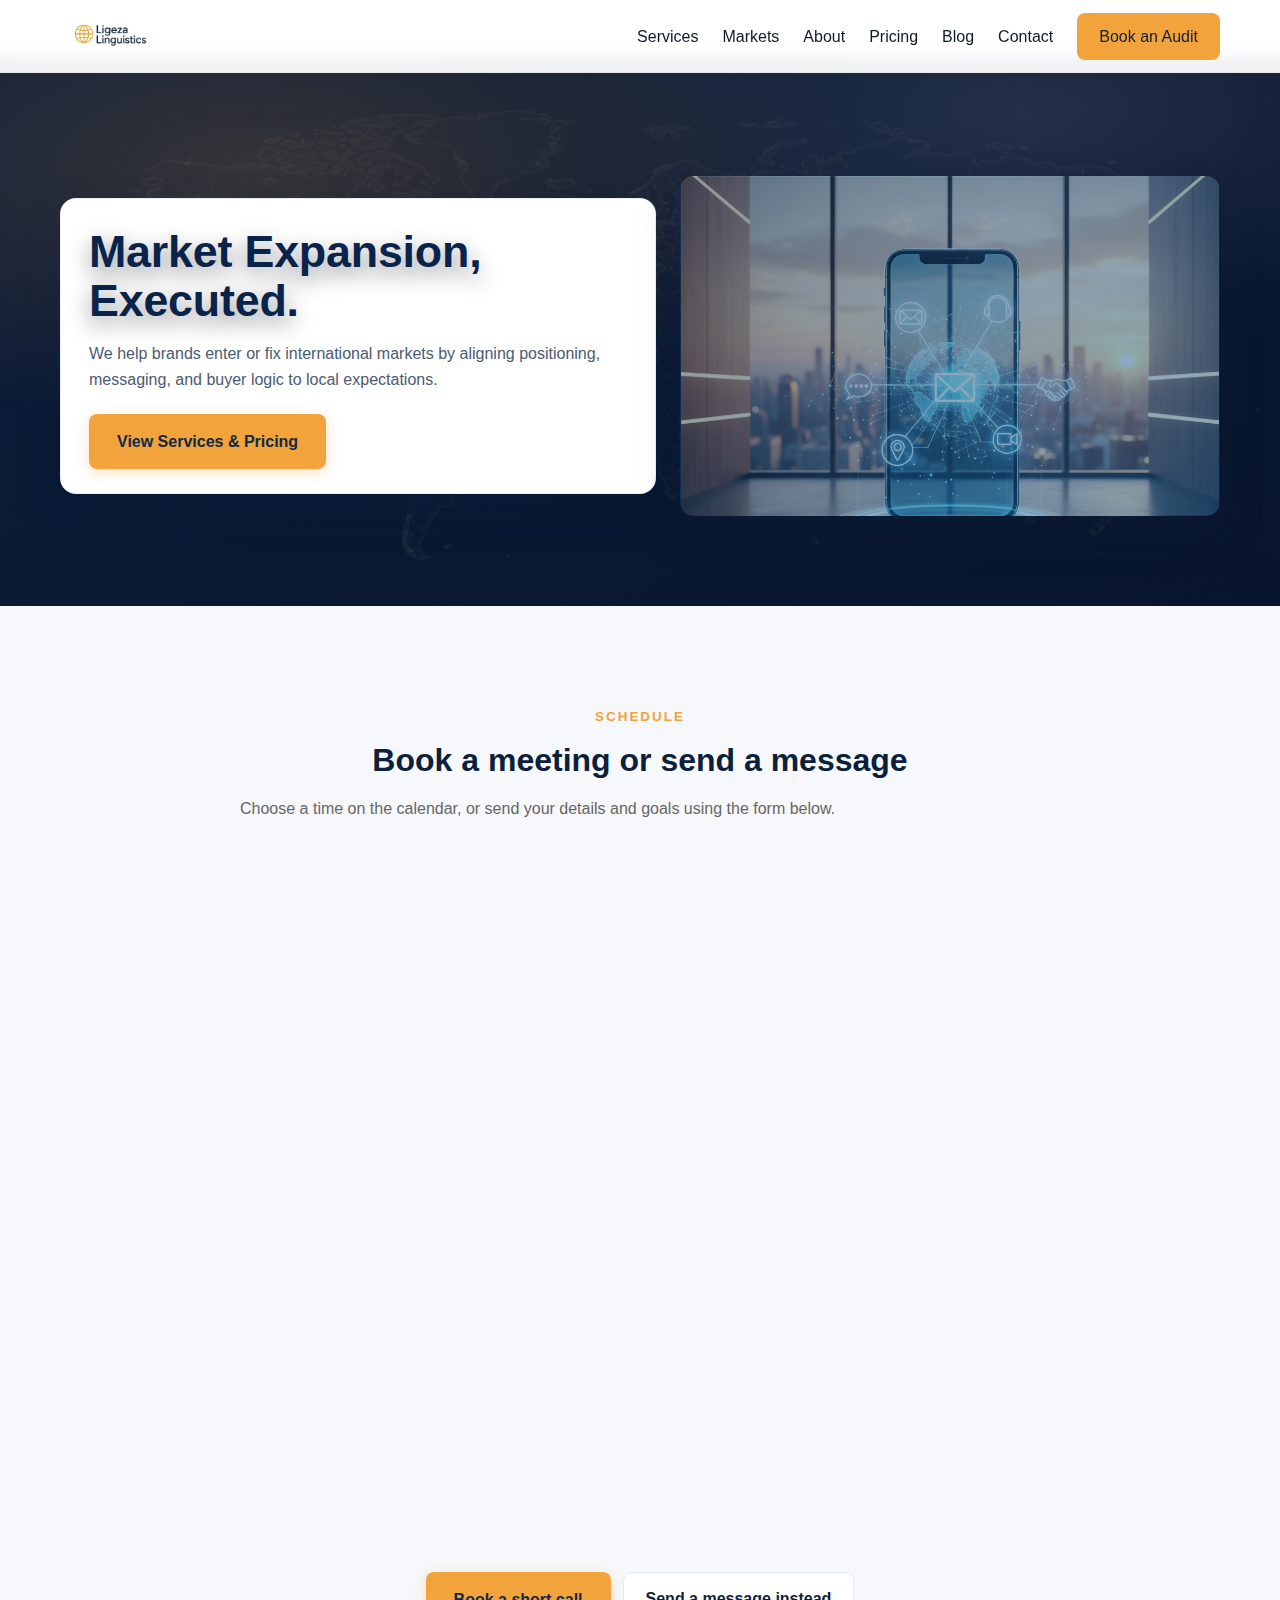
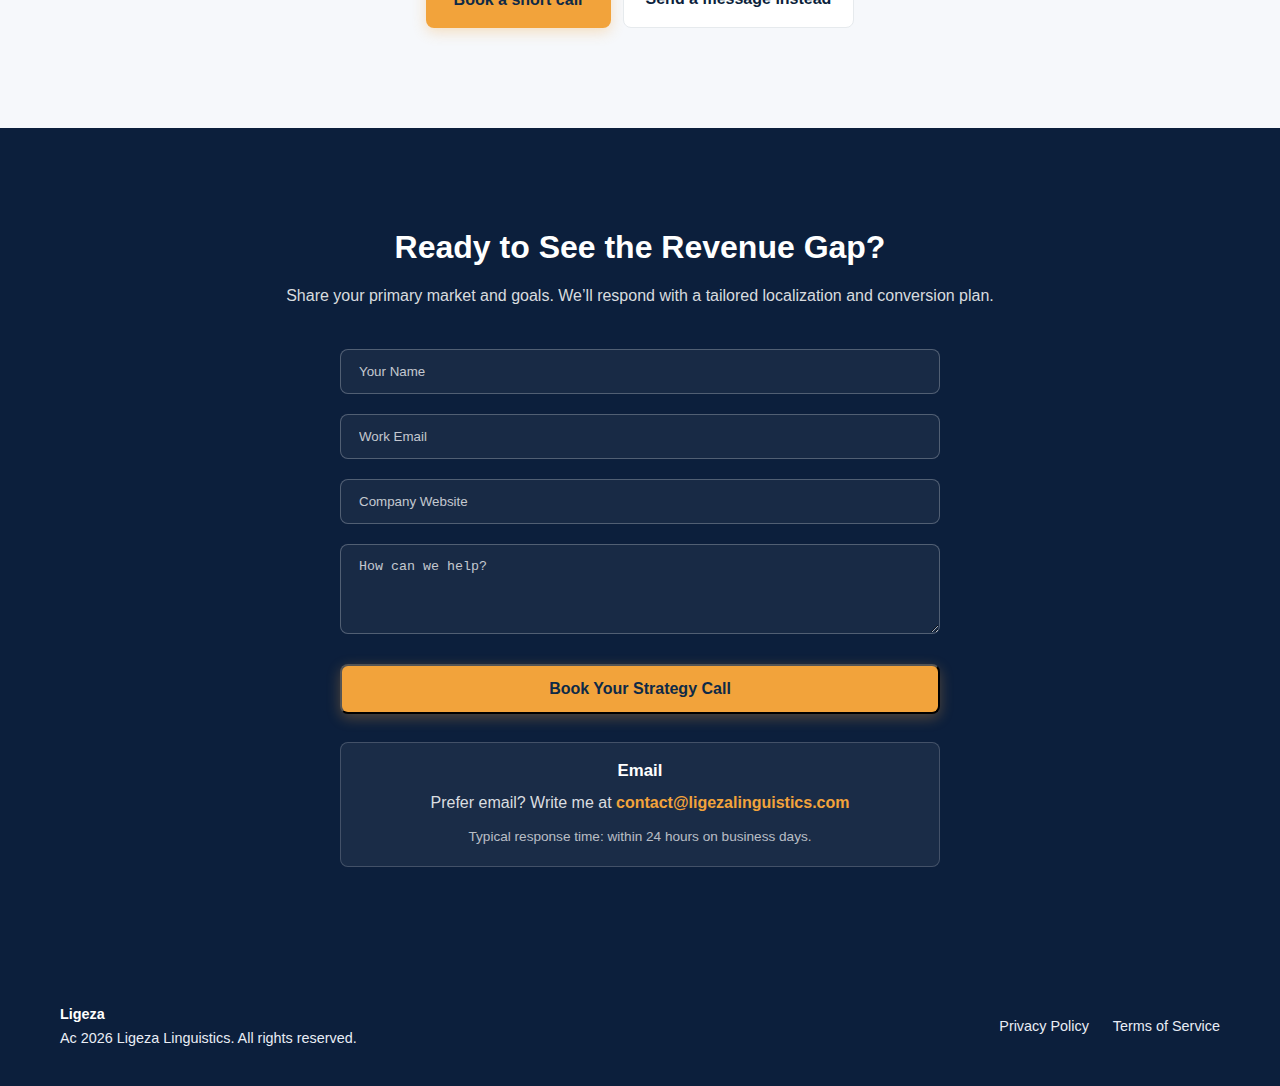
<file: contact/index.html>
<!DOCTYPE html>
<html lang="en">
<head>
  <meta charset="UTF-8">
  <title>Contact | Ligeza Linguistics</title>
  <meta name="viewport" content="width=device-width, initial-scale=1">
  <meta name="description" content="Book an alignment call with Ligeza Linguistics. Get a market-ready audit that maps your revenue gaps and localisation priorities.">
  <link rel="stylesheet" href="/style.css?v=20260108">
  <link rel="icon" type="image/png" sizes="32x32" href="../Logo2.png">
  <link rel="apple-touch-icon" sizes="180x180" href="../Logo2.png">
</head>
<body>

  <!-- FIXED NAV (MATCHES OTHER PAGES) -->
  <header class="nav-bar" id="navbar">
    <div class="container nav-inner">
      <a href="../index.html" class="logo">
        <img src="../Logo1.png" alt="Ligeza Linguistics Logo" class="nav__logo">
      </a>
      <nav class="nav-links">
      <a href="/services/">Services</a>
      <a href="/markets/">Markets</a>
      <a href="/about/">About</a>
      <a href ="/pricing/">Pricing</a>
      <a href="/blog/">Blog</a>
      <a href="/contact/">Contact</a>
      <a href="/next-steps/" class="btn-nav">Book an Audit</a>
    </nav>
      <button class="hamburger" aria-label="open menu" aria-expanded="false">
        <span></span><span></span><span></span>
      </button>
    </div>
  </header>

  <main>
    <!-- HERO -->
    <section class="page-header">
      <div class="container header-grid">
        <div class="header-content">
          <h1 class="hero__headline">Market Expansion, Executed.</h1>
          <p class="section-lead">
            We help brands enter or fix international markets by aligning positioning, messaging, and buyer logic to local expectations.
          </p>
          <div>
          <a href="#contact" class="btn-primary">View Services & Pricing</a>
          </div>
        </div>
        <div class="header-image-placeholder" aria-hidden="true"></div>
      </div>
    </section>

    <section class="section schedule-block" id="schedule">
      <div class="container">
        <p class="section-label">Schedule</p>
        <h2 class="section-title center">Book a meeting or send a message</h2>
        <p class="section-lead center">
          Choose a time on the calendar, or send your details and goals using the form below.
        </p>
        <div class="calendly-embed">
          <div class="calendly-inline-widget" data-url="https://calendly.com/laura-ligezalinguistics" style="min-width:320px;height:700px;"></div>
        </div>
        <div class="schedule-actions">
          <a class="btn-primary" href="https://calendly.com/laura-ligezalinguistics">Book a short call</a>
          <a class="btn-secondary" href="#contact">Send a message instead</a>
        </div>
      </div>
    </section>

    <!-- CONTACT FORM -->
    <section id="contact" class="contact section">
      <div class="container section__narrow section__center">
        <h2 class="section-title section-title--invert center">Ready to See the Revenue Gap?</h2>
        <p class="section-lead section-lead--invert center">
          Share your primary market and goals. We’ll respond with a tailored localization and conversion plan.
        </p>
           <form action="https://formspree.io/f/mgowypjk" method="POST" class="contact-form">
  <input type="text" name="_gotcha" style="display:none">

  <input type="hidden" name="_subject" value="New strategy call request — Ligeza Linguistics">

  <input type="text" name="name" placeholder="Your Name" required>
  <input type="email" name="email" placeholder="Work Email" required>
  <input type="url" name="website" placeholder="Company Website">
  <textarea name="message" placeholder="How can we help?" rows="4" required></textarea>

  <button type="submit" class="btn-primary">Book Your Strategy Call</button>
</form>

<section class="contact-direct">
  <h3>Email</h3>
  <p>
    Prefer email? Write me at
    <a href="mailto:contact@ligezalinguistics.com?subject=Market%20Expansion%20Inquiry">
      contact@ligezalinguistics.com
    </a>
  </p>
  <p class="small">Typical response time: within 24 hours on business days.</p>
</section>
      </div>
    </section>
  </main>

  <footer class="site-footer">
    <div class="container footer__inner">
      <div class="footer__left">
        <span class="footer__logo">Ligeza</span>
        <p>Ac <span id="year"></span> Ligeza Linguistics. All rights reserved.</p>
      </div>
      <div class="footer__right">
        <a href="../privacy/index.html">Privacy Policy</a>
        <a href="../terms/index.html">Terms of Service</a>
      </div>
    </div>
  </footer>

  <script>
    // dynamic year
    document.getElementById('year').textContent = new Date().getFullYear();

    // scroll-aware nav
    let lastScroll = 0;
    const navbar = document.getElementById('navbar');
    window.addEventListener('scroll', () => {
      const currentScroll = window.pageYOffset;
      navbar.style.transform = currentScroll > lastScroll ? 'translateY(-100%)' : 'translateY(0)';
      lastScroll = currentScroll;
    });

    // mobile nav
    const hamburger = document.querySelector('.hamburger');
    const navLinks = document.querySelector('.nav-links');
    if (hamburger && navLinks) {
      hamburger.addEventListener('click', () => {
        const open = navLinks.classList.toggle('open');
        hamburger.setAttribute('aria-expanded', open);
      });
      navLinks.querySelectorAll('a').forEach(link => {
        link.addEventListener('click', () => {
          if (navLinks.classList.contains('open')) {
            navLinks.classList.remove('open');
            hamburger.setAttribute('aria-expanded', 'false');
          }
        });
      });
    }
  </script>
  <script src="https://assets.calendly.com/assets/external/widget.js" async></script>
  <style>
    /* Contact page hero */
    .page-header {
      padding: 120px 20px 90px;
      background: radial-gradient(circle at 18% 20%, rgba(12, 58, 120, .08), transparent 32%), linear-gradient(135deg, #f9fbff, #e5ecf6);
      position: relative;
      overflow: hidden;
    }
    .header-grid {
      display: grid;
      grid-template-columns: 1.05fr 0.95fr;
      gap: 24px;
      align-items: center;
      max-width: var(--max-w);
      margin: 0 auto;
    }
    @media (max-width: 900px) {
      .header-grid { grid-template-columns: 1fr; }
    }
    .header-content {
      padding: 28px 28px 24px;
      background: #fff;
      border-radius: 16px;
      box-shadow: 0 16px 48px rgba(10, 31, 66, .1);
      border: 1px solid rgba(15, 57, 115, .08);
      max-width: 720px;
      position: relative;
      isolation: isolate;
    }
    .page-header .hero__headline {
      font-family: var(--font-display);
      font-size: clamp(2.2rem, 4vw, 2.8rem);
      color: #0a234a;
      margin-bottom: 16px;
      font-weight: 800;
      line-height: 1.1;
    }
    .page-header .section-lead {
      max-width: 640px;
      margin-bottom: 22px;
      color: #4a5b73;
      line-height: 1.6;
    }
    .hero-meta {
      margin-top: 26px;
      padding: 10px 12px 12px;
      background: #f8fafc;
      border: 1px solid rgba(15, 57, 115, .05);
      border-radius: 12px;
    }
    .hero-eyebrow {
      display: inline-flex;
      align-items: center;
      gap: 8px;
      padding: 6px 12px;
      font-size: .78rem;
      letter-spacing: .04em;
      text-transform: uppercase;
      color: #0c366a;
      background: rgba(12, 54, 106, .1);
      border-radius: 999px;
      margin-bottom: 10px;
      font-weight: 700;
    }
    .hero-trust-points {
      list-style: none;
      display: grid;
      grid-template-columns: 1fr;
      gap: 8px;
      padding: 6px 0 0;
      margin: 0;
      color: #24354f;
      font-weight: 600;
      font-size: .95rem;
    }
    .hero-trust-points li {
      position: relative;
      padding-left: 26px;
    }
    .hero-trust-points li::before {
      content: '•';
      position: absolute;
      left: 8px;
      top: 0;
      color: var(--accent);
      font-weight: 800;
    }
    .header-image-placeholder {
      position: relative;
      height: 340px;
      border-radius: 14px;
      overflow: hidden;
      background: linear-gradient(135deg, rgba(6, 32, 75, .25), rgba(14, 90, 150, .35)), url('../contact.png') center/cover no-repeat;
      box-shadow: 0 18px 44px rgba(12, 31, 60, .22);
      border: 1px solid rgba(10, 42, 82, .16);
    }
    .header-image-placeholder::after {
      content: '';
      position: absolute;
      inset: 0;
      background: linear-gradient(135deg, rgba(6, 26, 60, .25), rgba(14, 90, 150, .2));
      pointer-events: none;
    }
    .next-steps-strip {
      padding: 40px 0;
      background: transparent;
    }
    .next-steps-wrap {
      max-width: var(--max-w);
      margin: 0 auto;
      padding: 0 20px;
      display: grid;
      gap: 16px;
    }
    .next-steps {
      display: grid;
      grid-template-columns: repeat(3, 1fr);
      gap: 20px;
      align-items: stretch;
    }
    .next-step-card {
      background: #fdfefe;
      border: 1px solid rgba(15, 57, 115, .08);
      border-radius: 14px;
      padding: 18px 16px 16px;
      display: flex;
      align-items: center;
      min-height: 110px;
      box-shadow: 0 12px 28px rgba(10, 31, 66, .06);
      position: relative;
      overflow: hidden;
    }
    .next-steps p {
      margin: 0;
      line-height: 1.5;
      color: #0a234a;
    }
    .next-step-card::before {
      content: '';
      position: absolute;
      inset: 0;
      background: linear-gradient(135deg, rgba(12, 58, 120, .06), transparent 45%);
      pointer-events: none;
    }
    .next-step-card::after {
      content: '';
      position: absolute;
      width: 16px;
      height: 16px;
      border-radius: 50%;
      background: var(--accent);
      opacity: .14;
      right: 14px;
      bottom: 12px;
    }
    .step-lead {
      font-weight: 800;
      font-size: 1.05rem;
    }
    .step-body {
      font-weight: 400;
      color: #3b4b63;
      font-size: 1.05rem;
    }
    .authority-line {
      text-align: center;
      color: #6b768a;
      font-size: 0.95rem;
      margin-top: 8px;
    }
    .proof-strip {
      padding: 48px 20px;
      background: #fff;
    }
    .proof-grid {
      max-width: var(--max-w);
      margin: 0 auto;
      display: grid;
      grid-template-columns: repeat(3, 1fr);
      gap: 20px;
    }
    .proof-item {
      padding: 20px;
      border: 1px solid var(--border);
      border-radius: 12px;
      background: #fdfefe;
      box-shadow: 0 10px 22px rgba(0,0,0,.03);
    }
    .proof-title {
      font-weight: 800;
      color: #0a234a;
      margin-bottom: 6px;
    }
    .proof-text {
      margin: 0;
      color: #3b4b63;
      line-height: 1.5;
    }
    @media (max-width: 900px) {
      .proof-grid { grid-template-columns: 1fr; }
    }
    .calendly-embed {
      max-width: 980px;
      margin: 0 auto;
    }
    .schedule-actions {
      margin-top: 18px;
      display: flex;
      justify-content: center;
      flex-wrap: wrap;
      gap: 12px;
    }
    .schedule-actions .btn-secondary {
      display: inline-block;
      padding: 12px 22px;
      border-radius: var(--radius);
      border: 1px solid var(--border);
      color: var(--bg-dark);
      font-weight: 600;
      transition: .25s;
      background: #fff;
    }
    .schedule-actions .btn-secondary:hover {
      transform: translateY(-1px);
      border-color: rgba(242, 163, 59, .6);
      color: var(--bg-dark);
    }
    /* Match main hero background */
  .page-header {
    background: linear-gradient(140deg, #0d2040, #0a1833);
    position: relative;
    overflow: hidden;
  }
  .page-header::before {
    content: "";
    position: absolute;
    inset: 0;
    background: url("../hero-map-bg.png") center/cover no-repeat;
    background-color: rgba(12, 31, 60, .5);
    background-blend-mode: overlay;
    opacity: .18;
  }
  .page-header::after {
    content: "";
    position: absolute;
    inset: 0;
    background:
      radial-gradient(80% 80% at 20% 20%, rgba(242,163,59,.18), transparent 60%),
      radial-gradient(70% 70% at 80% 10%, rgba(255,255,255,.10), transparent 55%);
    pointer-events: none;
  }
  .page-header .header-grid,
  .page-header .post-hero__inner {
    position: relative;
    z-index: 1;
  }
  </style>
</body>
</html>
</file>
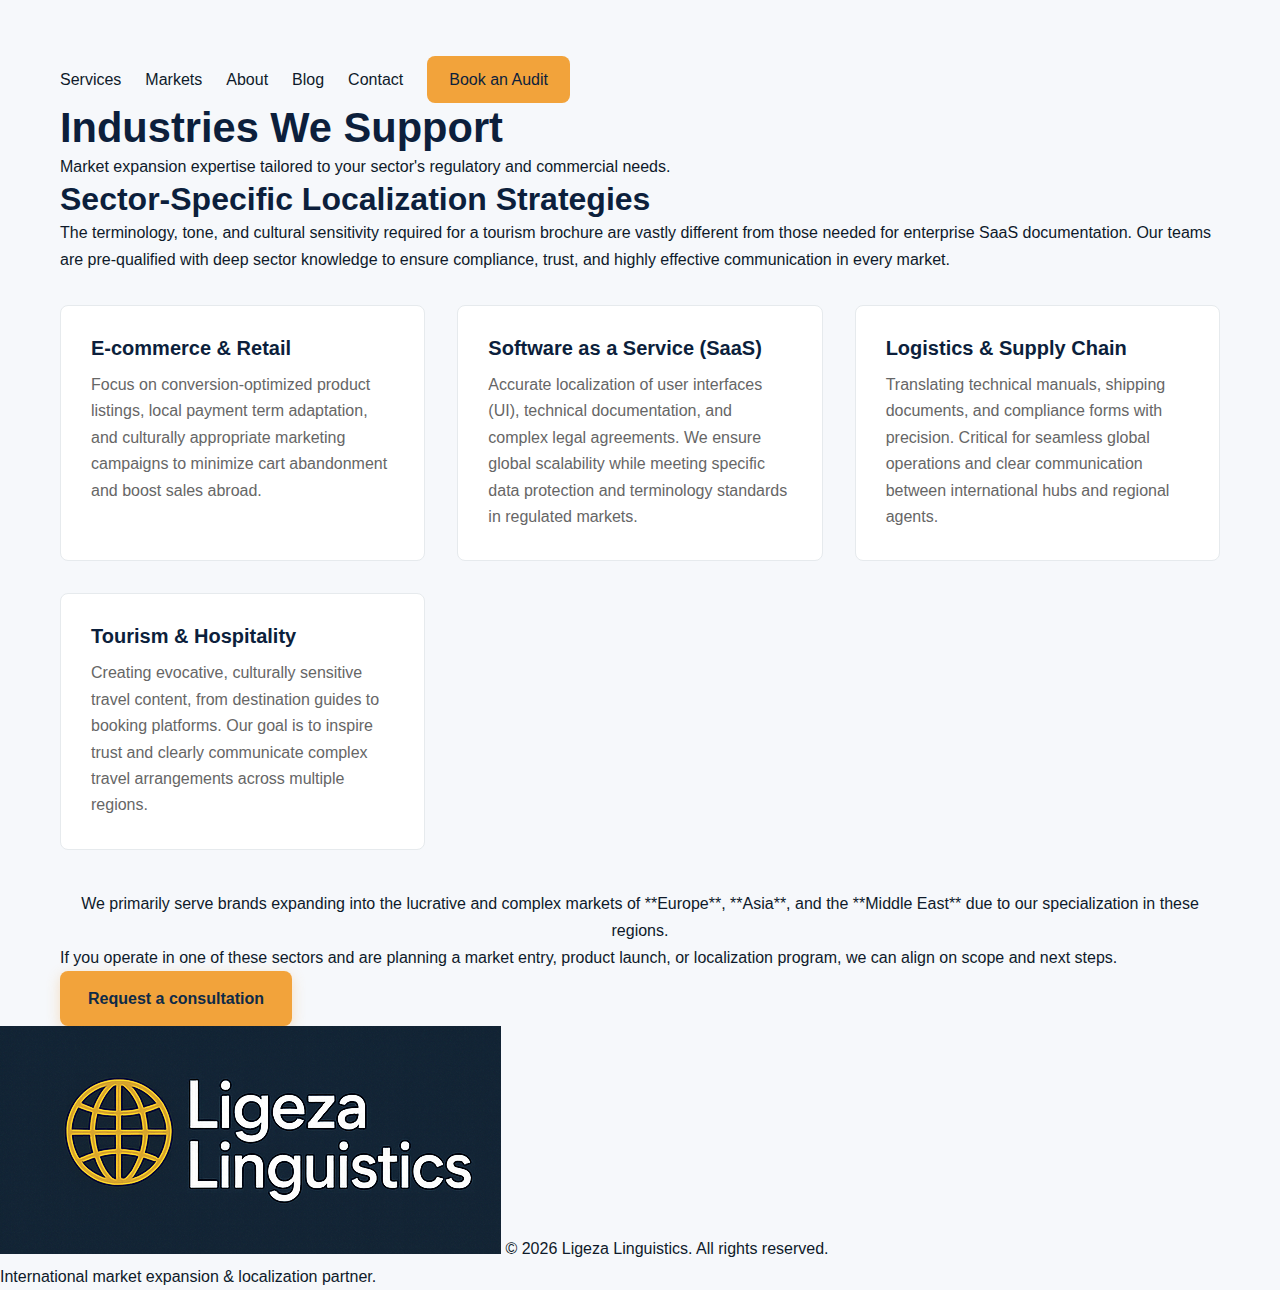
<file: industries/index.html>
<!DOCTYPE html>
<html lang="en">
<head>
  <meta charset="UTF-8">
  <title>Industries | Ligeza Linguistics</title>
  <meta name="viewport" content="width=device-width, initial-scale=1">
  <link rel="stylesheet" href="../style.css">
  <meta name="description" content="Industries supported by Ligeza Linguistics, including logistics, tourism, e-commerce, SaaS and professional services.">
  <link rel="icon" type="image/png" sizes="32x32" href="../Logo2.png">
  <link rel="apple-touch-icon" sizes="180x180" href="../Logo2.png">
</head>
<body>

<div class="site-wrapper">
  <header>
    <div class="container">
      <nav class="nav-links">
                <a href="services/index.html">Services</a>
                <a href="markets/index.html">Markets</a>
                <a href="about/index.html">About</a>
                <a href="blog/index.html">Blog</a>
                <a href="contact/index.html">Contact</a>
                <a href="next-steps/index.html" class="btn-nav">Book an Audit</a>
      </nav>
    </div>
  </header>

  <main>
    <section class="page-header">
      <div class="container">
        <h1>Industries We Support</h1>
        <p>Market expansion expertise tailored to your sector's regulatory and commercial needs.</p>
      </div>
    </section>

    <section class="container animate-load">
      <div class="content-area">
        <h2>Sector-Specific Localization Strategies</h2>
        <p>
          The terminology, tone, and cultural sensitivity required for a tourism brochure are vastly different from those needed for enterprise SaaS documentation. Our teams are pre-qualified with deep sector knowledge to ensure compliance, trust, and highly effective communication in every market.
        </p>

        <div class="service-grid" style="grid-template-columns: repeat(auto-fit, minmax(280px, 1fr));">
          <div class="service-card animate-load">
            <h3 style="margin-top: 0;">E-commerce & Retail</h3>
            <p>
              Focus on conversion-optimized product listings, local payment term adaptation, and culturally appropriate marketing campaigns to minimize cart abandonment and boost sales abroad.
            </p>
          </div>
          <div class="service-card animate-load">
            <h3 style="margin-top: 0;">Software as a Service (SaaS)</h3>
            <p>
              Accurate localization of user interfaces (UI), technical documentation, and complex legal agreements. We ensure global scalability while meeting specific data protection and terminology standards in regulated markets.
            </p>
          </div>
          <div class="service-card animate-load">
            <h3 style="margin-top: 0;">Logistics & Supply Chain</h3>
            <p>
              Translating technical manuals, shipping documents, and compliance forms with precision. Critical for seamless global operations and clear communication between international hubs and regional agents.
            </p>
          </div>
          <div class="service-card animate-load">
            <h3 style="margin-top: 0;">Tourism & Hospitality</h3>
            <p>
              Creating evocative, culturally sensitive travel content, from destination guides to booking platforms. Our goal is to inspire trust and clearly communicate complex travel arrangements across multiple regions.
            </p>
          </div>
        </div>

        <p class="section-subtitle" style="margin-top: 40px; text-align: center;">
          We primarily serve brands expanding into the lucrative and complex markets of **Europe**, **Asia**, and the **Middle East** due to our specialization in these regions.
        </p>
        <p class="section-subtitle">
          If you operate in one of these sectors and are planning a market entry, product launch, or localization program, we can align on scope and next steps.
        </p>
        <a href="../index.html#contact" class="btn-primary">Request a consultation</a>
      </div>
    </section>
  </main>

  <footer>
    <div class="footer-inner">
      <div class="footer-left">
        <img src="../Logo3.png" alt="Ligeza Linguistics icon" class="footer-logo-icon">
        <span>© <span id="year"></span> Ligeza Linguistics. All rights reserved.</span>
      </div>
      <div>International market expansion &amp; localization partner.</div>
    </div>
  </footer>
</div>

<script>
  document.getElementById('year').textContent = new Date().getFullYear();
  const navToggle = document.getElementById('nav-toggle');
  const navLinks = document.getElementById('nav-links');
  if (navToggle && navLinks) {
    navToggle.addEventListener('click', () => {
      const isOpen = navLinks.classList.toggle('open');
      navToggle.setAttribute('aria-expanded', isOpen ? 'true' : 'false');
    });
    navLinks.querySelectorAll('a').forEach(link => {
      link.addEventListener('click', () => {
        if (navLinks.classList.contains('open')) {
          navLinks.classList.remove('open');
          navToggle.setAttribute('aria-expanded', 'false');
        }
      });
    });
  }
</script>

</body>
</html>
</file>
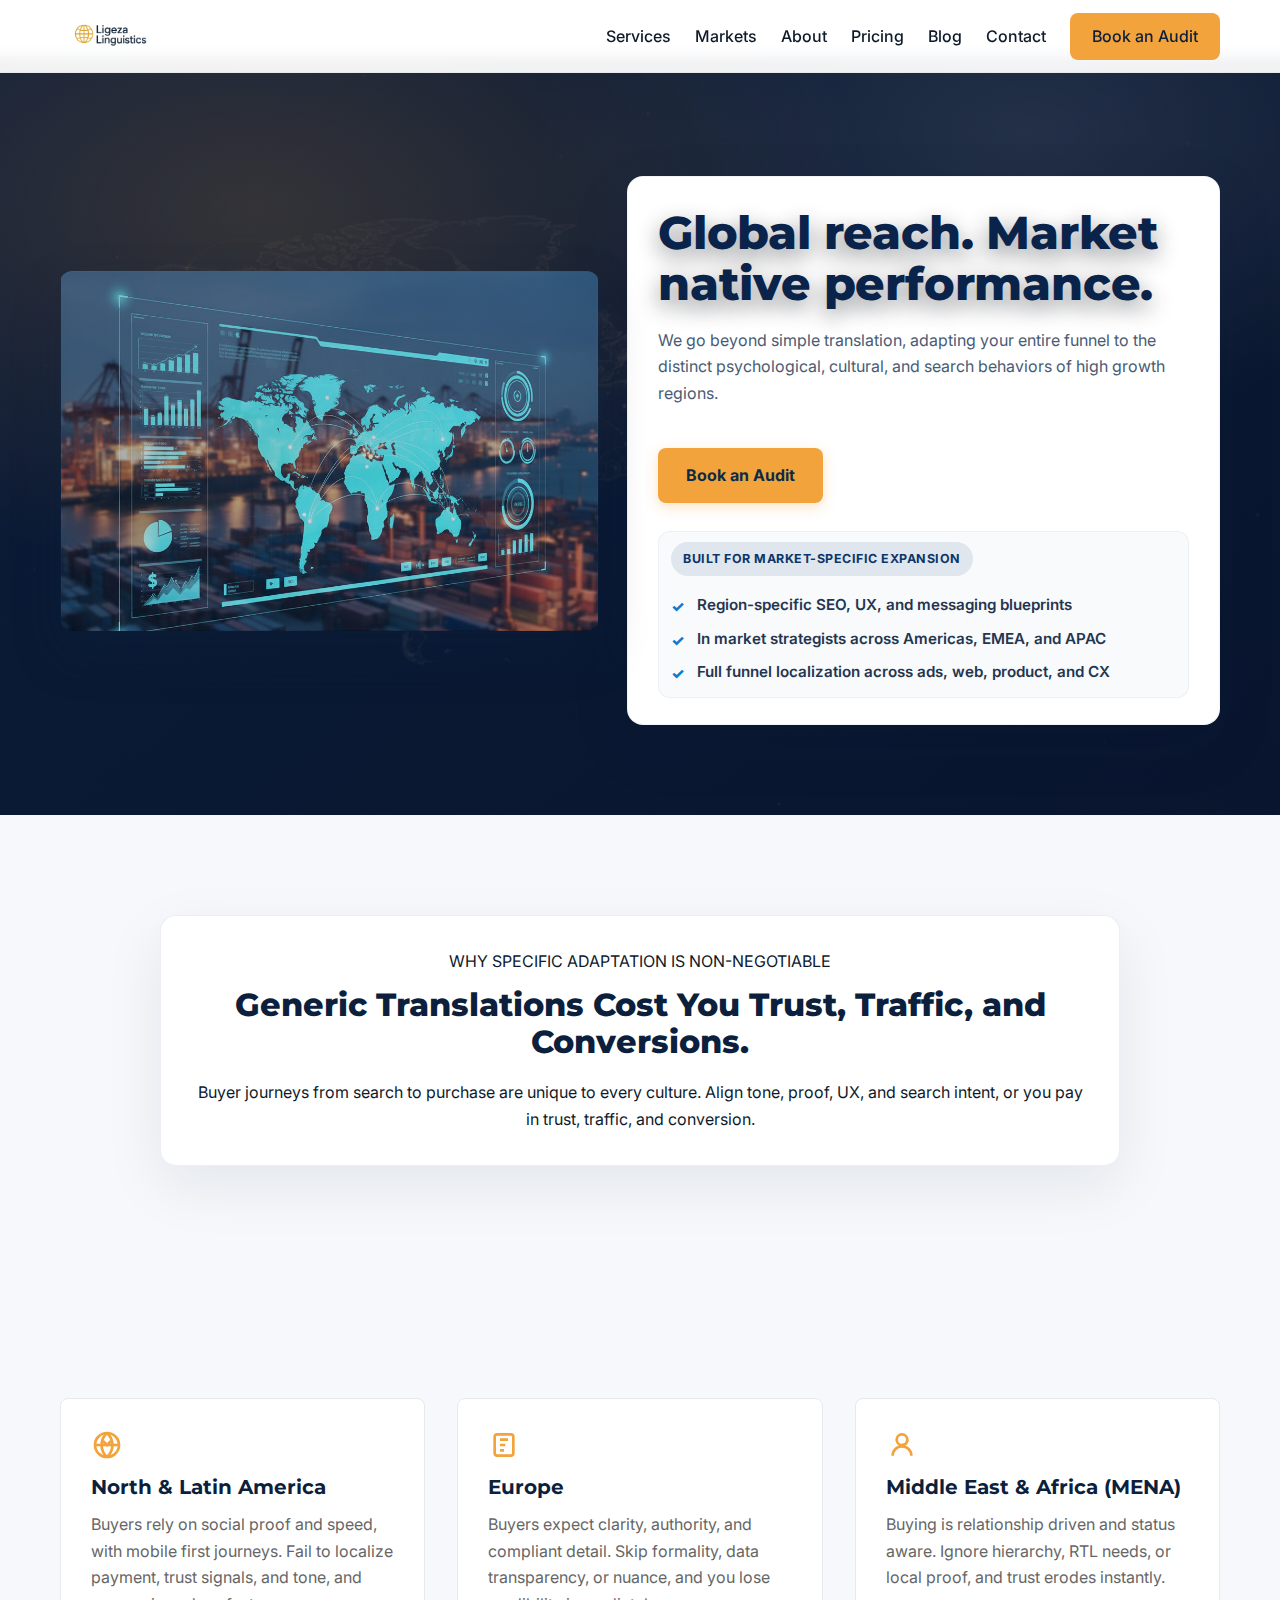
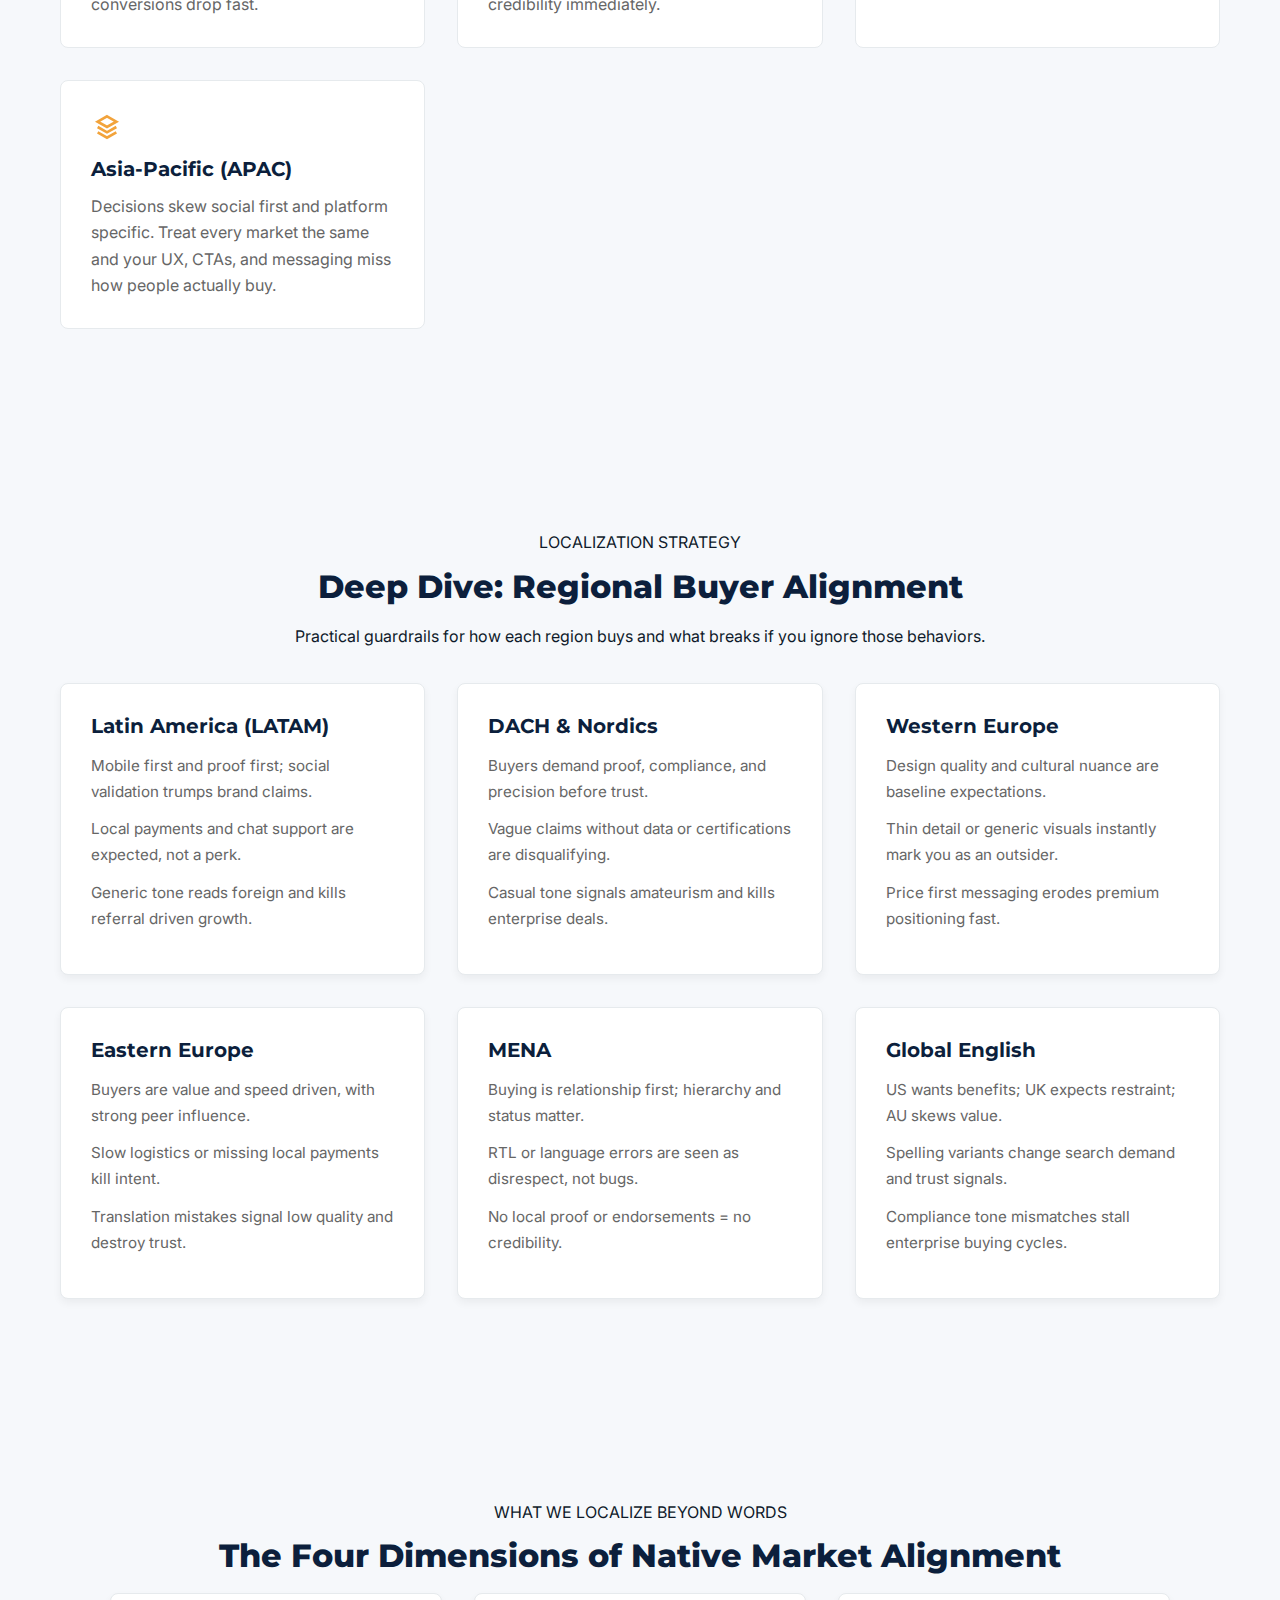
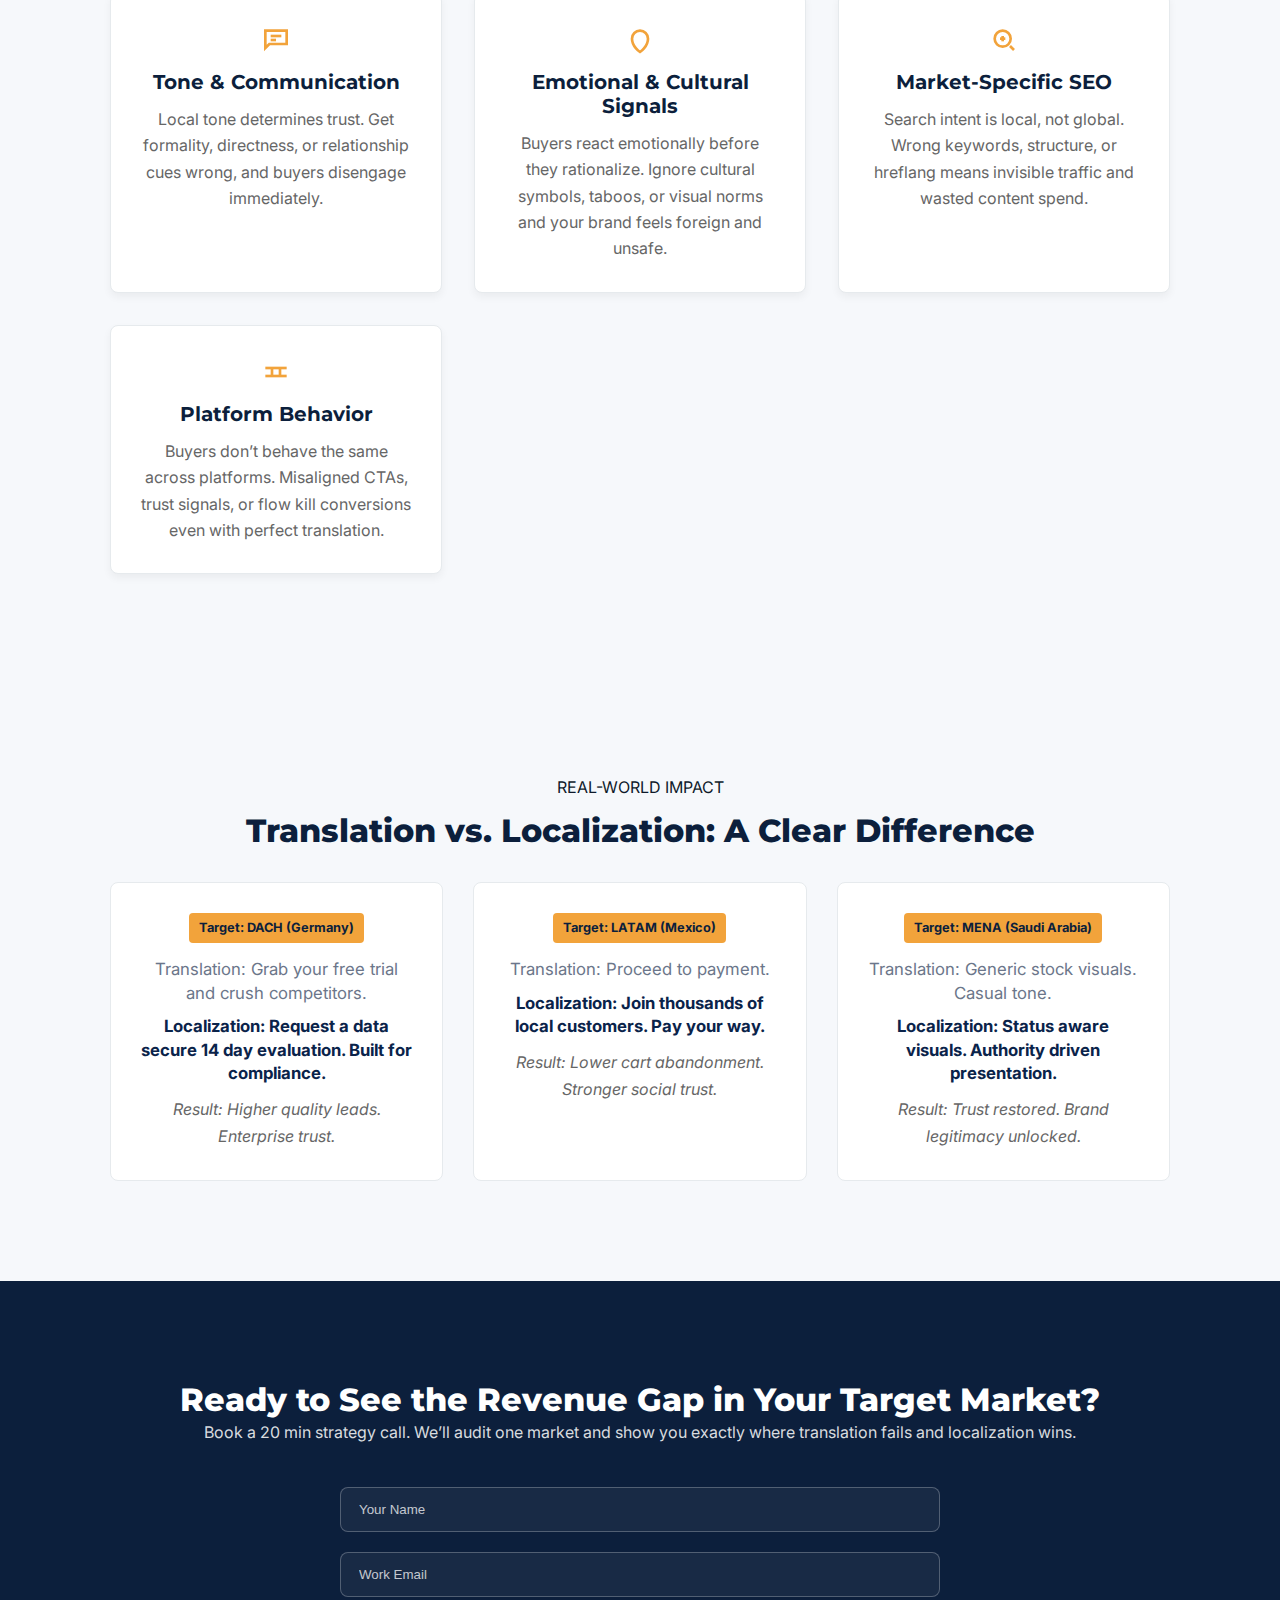
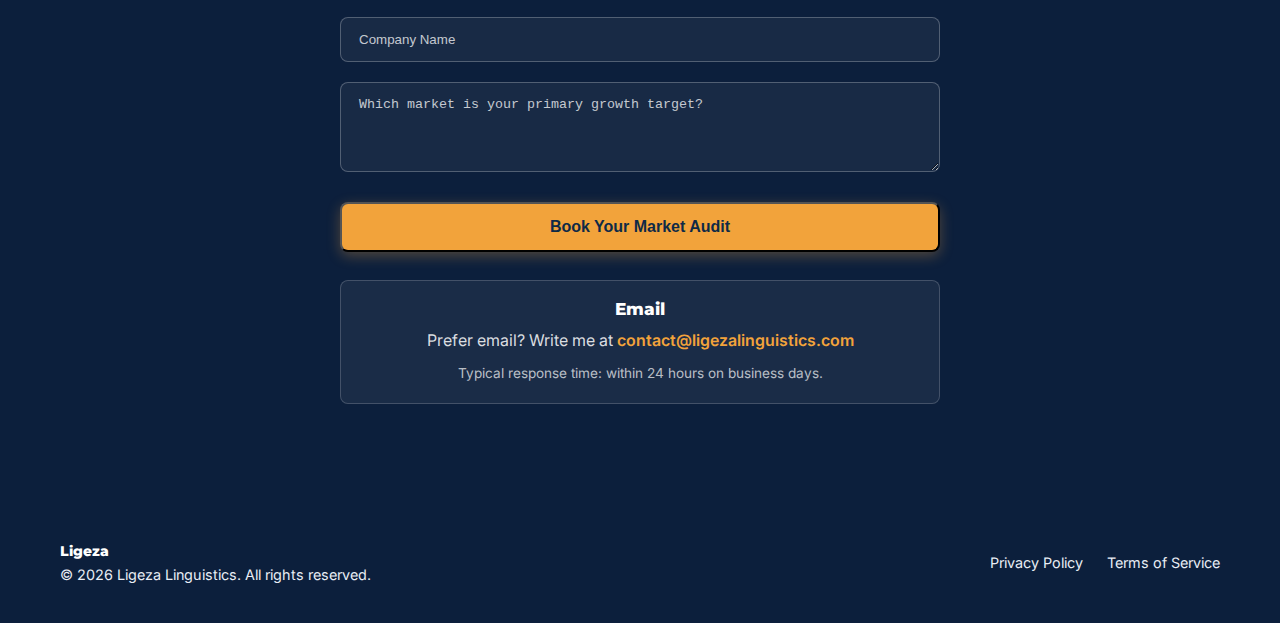
<file: markets/index.html>
<!DOCTYPE html>
<html lang="en">
<head>
  <meta charset="UTF-8">
  <title>Markets | Ligeza Linguistics</title>
  <meta name="viewport" content="width=device-width, initial-scale=1">

  <link rel="stylesheet" href="/style.css?v=20260108">
  <link href="https://fonts.googleapis.com/css2?family=Inter:wght@400;500;600;700;800&family=Montserrat:wght@700;800;900&display=swap" rel="stylesheet" />
  
  <meta name="description" content="Explore the specific market localization strategies for LATAM, DACH, MENA, and APAC. We adapt for culture, SEO, and buying psychology.">
  <link rel="icon" type="image/png" sizes="32x32" href="../Logo2.png">
  <link rel="apple-touch-icon" sizes="180x180" href="../Logo2.png">
</head>
<body>

<div class="site-wrapper">
  
<header class="nav-bar" id="navbar">
  <div class="container nav-inner">
    <a href="/" class="logo">
      <img src="/Logo1.png" alt="Ligeza Linguistics Logo" class="nav__logo">
    </a>

  <nav class="nav-links">
      <a href="/services/">Services</a>
      <a href="/markets/">Markets</a>
      <a href="/about/">About</a>
      <a href ="/pricing/">Pricing</a>
      <a href="/blog/">Blog</a>
      <a href="/contact/">Contact</a>
      <a href="/next-steps/" class="btn-nav">Book an Audit</a>
    </nav>

    <button class="hamburger" aria-label="open menu" aria-expanded="false">
      <span></span><span></span><span></span>
    </button>
  </div>
</header>


  <main>
    <section class="page-header" id="top">
      <div class="container header-grid">
        <div class="header-image-placeholder" aria-hidden="true"></div>
        <div class="header-content">
          <h1 class="hero__headline">Global reach. Market native performance.</h1>
          <p class="section-lead">
            We go beyond simple translation, adapting your entire funnel to the distinct psychological, cultural, and search behaviors of high growth regions.
          </p>
          <a href="#contact" class="btn-primary">Book an Audit</a>
          <div class="hero-meta">
            <div class="hero-eyebrow">Built for market-specific expansion</div>
            <ul class="hero-trust-points">
              <li>Region-specific SEO, UX, and messaging blueprints</li>
              <li>In market strategists across Americas, EMEA, and APAC</li>
              <li>Full funnel localization across ads, web, product, and CX</li>
            </ul>
          </div>
        </div>
      </div>
    </section>

    <section class="section section--light section-block" id="why">
      <div class="container">
        <div class="section-card section-card--wide text-center">
          <span class="section__label">WHY SPECIFIC ADAPTATION IS NON-NEGOTIABLE</span>
          <h2 class="section__title">Generic Translations Cost You Trust, Traffic, and Conversions.</h2>
          <p class="section__lead">
            Buyer journeys from search to purchase are unique to every culture. Align tone, proof, UX, and search intent, or you pay in trust, traffic, and conversion.
          </p>
        </div>
      </div>
    </section>

    <section class="section section--light section-block" id="categories">
      <div class="container">
        <div class="market-categories-grid service-grid">
          <div class="service-card">
            <div class="icon-box icon-box--custom" aria-hidden="true">
              <svg viewBox="0 0 24 24">
                <circle cx="12" cy="12" r="9"></circle>
                <path d="M3 12h18"></path>
                <path d="M12 3a12 12 0 0 0 0 18"></path>
                <path d="M12 3a12 12 0 0 1 0 18"></path>
                <path d="m9 9 3 3 3-3"></path>
              </svg>
            </div>
            <h3>North & Latin America</h3>
            <p>Buyers rely on social proof and speed, with mobile first journeys. Fail to localize payment, trust signals, and tone, and conversions drop fast.</p>
          </div>
          <div class="service-card">
            <div class="icon-box icon-box--custom" aria-hidden="true">
              <svg viewBox="0 0 24 24">
                <rect x="5" y="4" width="14" height="16" rx="2"></rect>
                <path d="M9 8h6M9 12h4M9 16h3"></path>
              </svg>
            </div>
            <h3>Europe</h3>
            <p>Buyers expect clarity, authority, and compliant detail. Skip formality, data transparency, or nuance, and you lose credibility immediately.</p>
          </div>
          <div class="service-card">
            <div class="icon-box icon-box--custom" aria-hidden="true">
              <svg viewBox="0 0 24 24">
                <circle cx="12" cy="8" r="4"></circle>
                <path d="M16 8c0 2.21-1.79 4-4 4"></path>
                <path d="M5 20c0-3.866 3.134-7 7-7s7 3.134 7 7"></path>
              </svg>
            </div>
            <h3>Middle East & Africa (MENA)</h3>
            <p>Buying is relationship driven and status aware. Ignore hierarchy, RTL needs, or local proof, and trust erodes instantly.</p>
          </div>
          <div class="service-card">
            <div class="icon-box icon-box--custom" aria-hidden="true">
              <svg viewBox="0 0 24 24">
                <path d="m12 4 7 4-7 4-7-4 7-4z"></path>
                <path d="m5 12 7 4 7-4"></path>
                <path d="m5 16 7 4 7-4"></path>
              </svg>
            </div>
            <h3>Asia-Pacific (APAC)</h3>
            <p>Decisions skew social first and platform specific. Treat every market the same and your UX, CTAs, and messaging miss how people actually buy.</p>
          </div>
        </div>
      </div>
    </section>
    
    <section class="section section-block" id="breakdown">
      <div class="container text-center">
        <span class="section__label">LOCALIZATION STRATEGY</span>
        <h2 class="section__title">Deep Dive: Regional Buyer Alignment</h2>
        <p class="section__lead">
          Practical guardrails for how each region buys and what breaks if you ignore those behaviors.
        </p>
      </div>
      
      <div class="container">
        <div class="market-detail-grid service-grid">
          
          <div class="service-card">
            <h3>Latin America (LATAM)</h3>
            <ul>
              <li>Mobile first and proof first; social validation trumps brand claims.</li>
              <li>Local payments and chat support are expected, not a perk.</li>
              <li>Generic tone reads foreign and kills referral driven growth.</li>
            </ul>
          </div>

          <div class="service-card">
            <h3>DACH & Nordics</h3>
            <ul>
              <li>Buyers demand proof, compliance, and precision before trust.</li>
              <li>Vague claims without data or certifications are disqualifying.</li>
              <li>Casual tone signals amateurism and kills enterprise deals.</li>
            </ul>
          </div>

          <div class="service-card">
            <h3>Western Europe</h3>
            <ul>
              <li>Design quality and cultural nuance are baseline expectations.</li>
              <li>Thin detail or generic visuals instantly mark you as an outsider.</li>
              <li>Price first messaging erodes premium positioning fast.</li>
            </ul>
          </div>

          <div class="service-card">
            <h3>Eastern Europe</h3>
            <ul>
              <li>Buyers are value and speed driven, with strong peer influence.</li>
              <li>Slow logistics or missing local payments kill intent.</li>
              <li>Translation mistakes signal low quality and destroy trust.</li>
            </ul>
          </div>

          <div class="service-card">
            <h3>MENA</h3>
            <ul>
              <li>Buying is relationship first; hierarchy and status matter.</li>
              <li>RTL or language errors are seen as disrespect, not bugs.</li>
              <li>No local proof or endorsements = no credibility.</li>
            </ul>
          </div>

          <div class="service-card">
            <h3>Global English</h3>
            <ul>
              <li>US wants benefits; UK expects restraint; AU skews value.</li>
              <li>Spelling variants change search demand and trust signals.</li>
              <li>Compliance tone mismatches stall enterprise buying cycles.</li>
            </ul>
          </div>

        </div>
      </div>
    </section>

    <section class="section section--light section-block" id="adaptation">
        <div class="container adaptation-wrap">
            <span class="section__label text-center">WHAT WE LOCALIZE BEYOND WORDS</span>
            <h2 class="section__title text-center">The Four Dimensions of Native Market Alignment</h2>
            
            <div class="market-detail-grid service-grid adaptation-grid">
                
                <div class="service-card adaptation-card">
                    <div class="icon-box icon-box--custom" aria-hidden="true">
                        <svg viewBox="0 0 24 24">
                            <path d="M4 5h16v10H7l-3 3z"></path>
                            <path d="M8 9h8"></path>
                            <path d="M8 12h4"></path>
                        </svg>
                    </div>
                    <h3>Tone & Communication</h3>
                    <p>Local tone determines trust. Get formality, directness, or relationship cues wrong, and buyers disengage immediately.</p>
                </div>
                
                <div class="service-card adaptation-card">
                    <div class="icon-box icon-box--custom" aria-hidden="true">
                        <svg viewBox="0 0 24 24">
                            <path d="M12 21s-6-4-6-10a6 6 0 0 1 12 0c0 6-6 10-6 10z"></path>
                            <path d="M9 10h.01M15 10h.01"></path>
                        </svg>
                    </div>
                    <h3>Emotional & Cultural Signals</h3>
                    <p>Buyers react emotionally before they rationalize. Ignore cultural symbols, taboos, or visual norms and your brand feels foreign and unsafe.</p>
                </div>
                
                <div class="service-card adaptation-card">
                    <div class="icon-box icon-box--custom" aria-hidden="true">
                        <svg viewBox="0 0 24 24">
                            <circle cx="11" cy="11" r="6"></circle>
                            <path d="m16.5 16.5 3 3"></path>
                            <path d="M9 11h4"></path>
                            <path d="M11 9v4"></path>
                        </svg>
                    </div>
                    <h3>Market-Specific SEO</h3>
                    <p>Search intent is local, not global. Wrong keywords, structure, or hreflang means invisible traffic and wasted content spend.</p>
                </div>
                
                <div class="service-card adaptation-card">
                    <div class="icon-box icon-box--custom" aria-hidden="true">
                        <svg viewBox="0 0 24 24">
                            <path d="M4 9h16"></path>
                            <path d="M4 15h16"></path>
                            <path d="M9 9v6"></path>
                            <path d="M15 9v6"></path>
                        </svg>
                    </div>
                    <h3>Platform Behavior</h3>
                    <p>Buyers don’t behave the same across platforms. Misaligned CTAs, trust signals, or flow kill conversions even with perfect translation.</p>
                </div>
            </div>
        </div>
    </section>

    <section class="section section-block" id="examples">
      <div class="container impact-wrap">
        <span class="section__label text-center">REAL-WORLD IMPACT</span>
        <h2 class="section__title text-center">Translation vs. Localization: A Clear Difference</h2>

        <div class="impact-example-grid">
          
          <div class="impact-block">
            <div class="market-tag">Target: DACH (Germany)</div>
            <p class="change-desc change-desc--weak">Translation: Grab your free trial and crush competitors.</p>
            <p class="change-desc change-desc--strong">Localization: Request a data secure 14 day evaluation. Built for compliance.</p>
            <p class="impact-desc">Result: Higher quality leads. Enterprise trust.</p>
          </div>

          <div class="impact-block">
            <div class="market-tag">Target: LATAM (Mexico)</div>
            <p class="change-desc change-desc--weak">Translation: Proceed to payment.</p>
            <p class="change-desc change-desc--strong">Localization: Join thousands of local customers. Pay your way.</p>
            <p class="impact-desc">Result: Lower cart abandonment. Stronger social trust.</p>
          </div>
          
          <div class="impact-block">
            <div class="market-tag">Target: MENA (Saudi Arabia)</div>
            <p class="change-desc change-desc--weak">Translation: Generic stock visuals. Casual tone.</p>
            <p class="change-desc change-desc--strong">Localization: Status aware visuals. Authority driven presentation.</p>
            <p class="impact-desc">Result: Trust restored. Brand legitimacy unlocked.</p>
          </div>
        </div>
      </div>
    </section>
    
    <section class="contact section" id="contact">
        <div class="container">
            <h2 class="section-title--invert">Ready to See the Revenue Gap in Your Target Market?</h2>
            <p class="section-lead--invert">Book a 20 min strategy call. We’ll audit one market and show you exactly where translation fails and localization wins.</p>
            
            <form action="../submit.php" method="POST" class="contact-form">
                <input type="text" name="name" placeholder="Your Name" required>
                <input type="email" name="email" placeholder="Work Email" required>
                <input type="text" name="company" placeholder="Company Name" required>
                <textarea name="message" placeholder="Which market is your primary growth target?" rows="4" required></textarea>
                
                <button type="submit" class="btn-primary">Book Your Market Audit</button>
            </form>

            <section class="contact-direct">
              <h3>Email</h3>
              <p>
                Prefer email? Write me at
                <a href="mailto:contact@ligezalinguistics.com?subject=Market%20Expansion%20Inquiry">
                  contact@ligezalinguistics.com
                </a>
              </p>
              <p class="small">Typical response time: within 24 hours on business days.</p>
            </section>
        </div>
    </section>

  </main>

  <footer class="site-footer">
    <div class="container footer__inner">
        <div class="footer__left">
            <span class="footer__logo">Ligeza</span>
            <p>© <span id="year"></span> Ligeza Linguistics. All rights reserved.</p>
        </div>
        <div class="footer__right">
            <a href="#">Privacy Policy</a>
            <a href="#">Terms of Service</a>
        </div>
    </div>
  </footer>

</div>

<script>
  // Dynamic year for footer
  document.getElementById('year').textContent = new Date().getFullYear();
  
  // Mobile Navigation Toggle Logic
  const hamburger = document.querySelector('.hamburger');
  const navLinks = document.querySelector('.nav-links');
  if (hamburger && navLinks) {
      hamburger.addEventListener('click', () => {
          const open = navLinks.classList.toggle('open');
          hamburger.setAttribute('aria-expanded', open);
      });
      navLinks.querySelectorAll('a').forEach(link => {
        link.addEventListener('click', () => {
          if (navLinks.classList.contains('open')) {
            navLinks.classList.remove('open');
            hamburger.setAttribute('aria-expanded', 'false');
          }
        });
      });
  }

  // Scroll-aware nav 
  let lastScroll = 0;
  const navbar = document.getElementById('navbar');
  if (navbar) {
      window.addEventListener('scroll', () => {
          const currentScroll = window.pageYOffset;
          if (currentScroll > 80) {
              navbar.style.transform = currentScroll > lastScroll ? 'translateY(-100%)' : 'translateY(0)';
          } else {
               navbar.style.transform = 'translateY(0)';
          }
          lastScroll = currentScroll;
      });
  }
</script>

<style>
/* Page hero (aligned with about page) */
.page-header {
    padding: 120px 20px 90px;
    background: radial-gradient(circle at 18% 20%, rgba(12, 58, 120, .08), transparent 32%), linear-gradient(135deg, #f6f8fb, #e9eef6);
}
.header-grid {
    display: grid;
    grid-template-columns: 1fr 1.1fr;
    gap: 28px;
    align-items: center;
    max-width: var(--max-w);
    margin: 0 auto;
}
@media (max-width: 900px) {
    .header-grid {
        grid-template-columns: 1fr;
    }
}
.header-content {
    padding: 30px 30px 26px;
    background: #fff;
    border-radius: 16px;
    box-shadow: 0 20px 60px rgba(10, 31, 66, .1);
    border: 1px solid rgba(15, 57, 115, .06);
    max-width: 760px;
}
.header-content .hero__headline {
    font-family: var(--font-display);
    font-size: clamp(2.3rem, 4vw, 2.9rem);
    color: #0a234a;
    margin-bottom: 18px;
    font-weight: 800;
    line-height: 1.1;
}
  .page-header .section-lead {
    max-width: 680px;
    margin-bottom: 26px;
    color: #4a5b73;
    line-height: 1.65;
}
.header-content .btn-primary {
    margin-top: 16px;
}
.hero-meta {
    margin-top: 28px;
    padding: 10px 12px 12px;
    background: #f8fafc;
    border: 1px solid rgba(15, 57, 115, .05);
    border-radius: 12px;
}
.hero-eyebrow {
    display: inline-flex;
    align-items: center;
    gap: 8px;
    padding: 6px 12px;
    font-size: .78rem;
    letter-spacing: .04em;
    text-transform: uppercase;
    color: #0c366a;
    background: rgba(12, 54, 106, .1);
    border-radius: 999px;
    margin-bottom: 10px;
    font-weight: 700;
}
.hero-trust-points {
    list-style: none;
    display: grid;
    grid-template-columns: 1fr;
    gap: 8px;
    padding: 6px 0 0;
    margin: 0;
    color: #24354f;
    font-weight: 600;
    font-size: .95rem;
}
.hero-trust-points li {
    position: relative;
    padding-left: 26px;
}
.hero-trust-points li::before {
    content: '✓';
    position: absolute;
    left: 0;
    top: 2px;
    color: #0f7ad0;
    font-weight: 800;
}
.header-image-placeholder {
    position: relative;
    height: 360px;
    border-radius: 12px;
    overflow: hidden;
    background: url('../markets.png') center/cover no-repeat;
    box-shadow: 0 22px 48px rgba(12, 31, 60, .28);
    border: 1px solid rgba(10, 42, 82, .22);
}

.header-image-placeholder::after {
    content: '';
    position: absolute;
    inset: 0;
    background: linear-gradient(135deg, rgba(6, 26, 60, .25), rgba(14, 90, 150, .2));
    pointer-events: none;
}

/* General spacing follows global vars */
.section {
    padding: var(--section-pad-mobile) 20px;
}
@media (min-width: 900px) {
    .section {
        padding: var(--section-pad-desktop) 20px;
    }
}

/* Cards and grids */
.service-grid {
    gap: var(--grid-gap);
    margin-top: var(--gap-lead-content);
    grid-template-columns: repeat(auto-fit, minmax(280px, 1fr));
}
.service-card {
    padding: var(--card-pad);
}

/* Market detail card lists */
.market-detail-grid {
    grid-template-columns: repeat(auto-fit, minmax(280px, 1fr));
}
.market-detail-grid .service-card {
    height: 100%;
    box-shadow: 0 4px 8px rgba(0,0,0,0.05);
}

.adaptation-grid {
    grid-template-columns: repeat(auto-fit, minmax(320px, 1fr));
    max-width: 1100px;
    margin: 0 auto;
}

.adaptation-card {
    border: 1px solid var(--border);
    border-radius: var(--radius);
    background: #fff;
    box-shadow: 0 12px 24px rgba(0,0,0,.04);
    transition: .25s;
}

.adaptation-card:hover {
    transform: translateY(-4px);
    box-shadow: 0 18px 32px rgba(0,0,0,.06);
}

.adaptation-wrap {
    max-width: 1100px;
    margin: 0 auto;
    text-align: center;
}

.section-card {
    background: #fff;
    border: 1px solid rgba(15, 57, 115, .08);
    border-radius: 16px;
    box-shadow: 0 20px 60px rgba(10, 31, 66, .08);
    padding: 32px;
    margin: 0 auto;
}

.section-card--wide {
    max-width: 960px;
}

.icon-box--custom {
    margin-bottom: 14px;
}

.icon-box--custom::before {
    content: none;
}

.icon-box--custom svg {
    width: 32px;
    height: 32px;
    stroke: var(--accent);
    stroke-width: 2;
    fill: none;
}
.market-detail-grid ul {
    list-style: none;
    padding: 0;
    margin: 15px 0 0;
}
.market-detail-grid ul li {
    position: relative;
    padding-left: 0;
    margin-bottom: 12px;
    font-size: 0.95rem;
    color: var(--muted);
}

/* Impact examples */
.impact-example-grid {
    display: flex;
    flex-direction: column;
    gap: 30px;
    margin-top: var(--gap-lead-content);
}
.impact-block {
    padding: var(--card-pad);
    border: 1px solid var(--border);
    border-radius: var(--radius);
    background-color: var(--white);
    transition: .25s; box-shadow: none;
}
.impact-block:hover { transform: translateY(-4px); box-shadow: 0 12px 24px rgba(0, 0, 0, .04); }
.impact-block .market-tag {
    display: inline-block;
    background: var(--accent);
    color: var(--bg-dark);
    padding: 4px 10px;
    border-radius: 4px;
    font-size: 0.8rem;
    font-weight: 700;
    margin-bottom: 15px;
}
.impact-block .change-desc {
    font-size: 1.05rem;
    margin-bottom: 10px;
    line-height: 1.4;
}
.impact-block .impact-desc {
    font-style: italic;
    color: var(--muted);
    font-size: 1rem;
}

.change-desc--weak {
    color: #6b768a;
}

.change-desc--strong {
    color: #0a234a;
    font-weight: 700;
}

.impact-wrap {
    max-width: 1100px;
    margin: 0 auto;
    text-align: center;
}

/* Breathing room for headings */
.section__label {
    display: inline-block;
    margin-bottom: 12px;
}
.section__title {
    margin: 0 0 18px;
    line-height: 1.15;
}
.service-card h3,
.adaptation-card h3 {
    margin-bottom: 12px;
}
@media (min-width: 900px) {
    .impact-example-grid {
        display: grid;
        grid-template-columns: 1fr 1fr 1fr;
        gap: 30px;
    }
}
  /* Match main hero background */
  .page-header {
    background: linear-gradient(140deg, #0d2040, #0a1833);
    position: relative;
    overflow: hidden;
  }
  .page-header::before {
    content: "";
    position: absolute;
    inset: 0;
    background: url("../hero-map-bg.png") center/cover no-repeat;
    background-color: rgba(12, 31, 60, .5);
    background-blend-mode: overlay;
    opacity: .18;
  }
  .page-header::after {
    content: "";
    position: absolute;
    inset: 0;
    background:
      radial-gradient(80% 80% at 20% 20%, rgba(242,163,59,.18), transparent 60%),
      radial-gradient(70% 70% at 80% 10%, rgba(255,255,255,.10), transparent 55%);
    pointer-events: none;
  }
  .page-header .header-grid,
  .page-header .post-hero__inner {
    position: relative;
    z-index: 1;
  }
  </style>

</body>
</html>
</file>
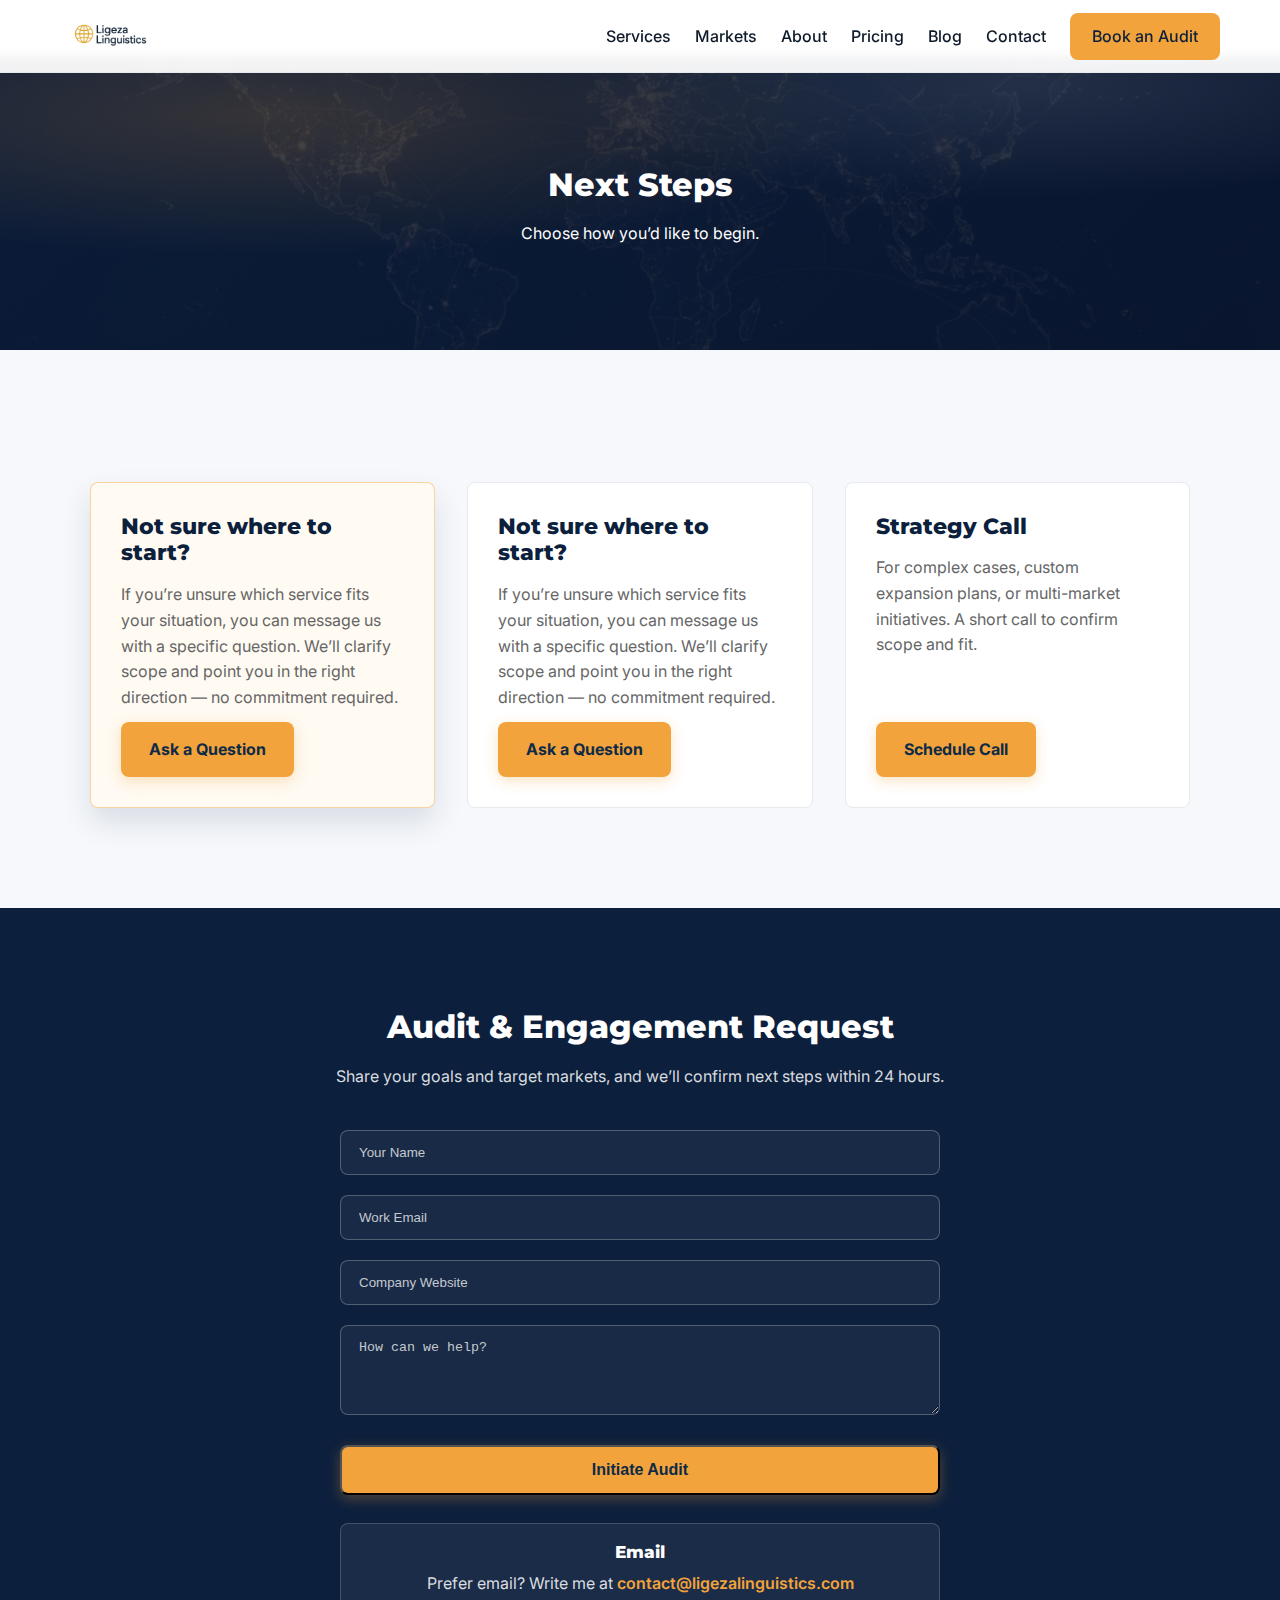
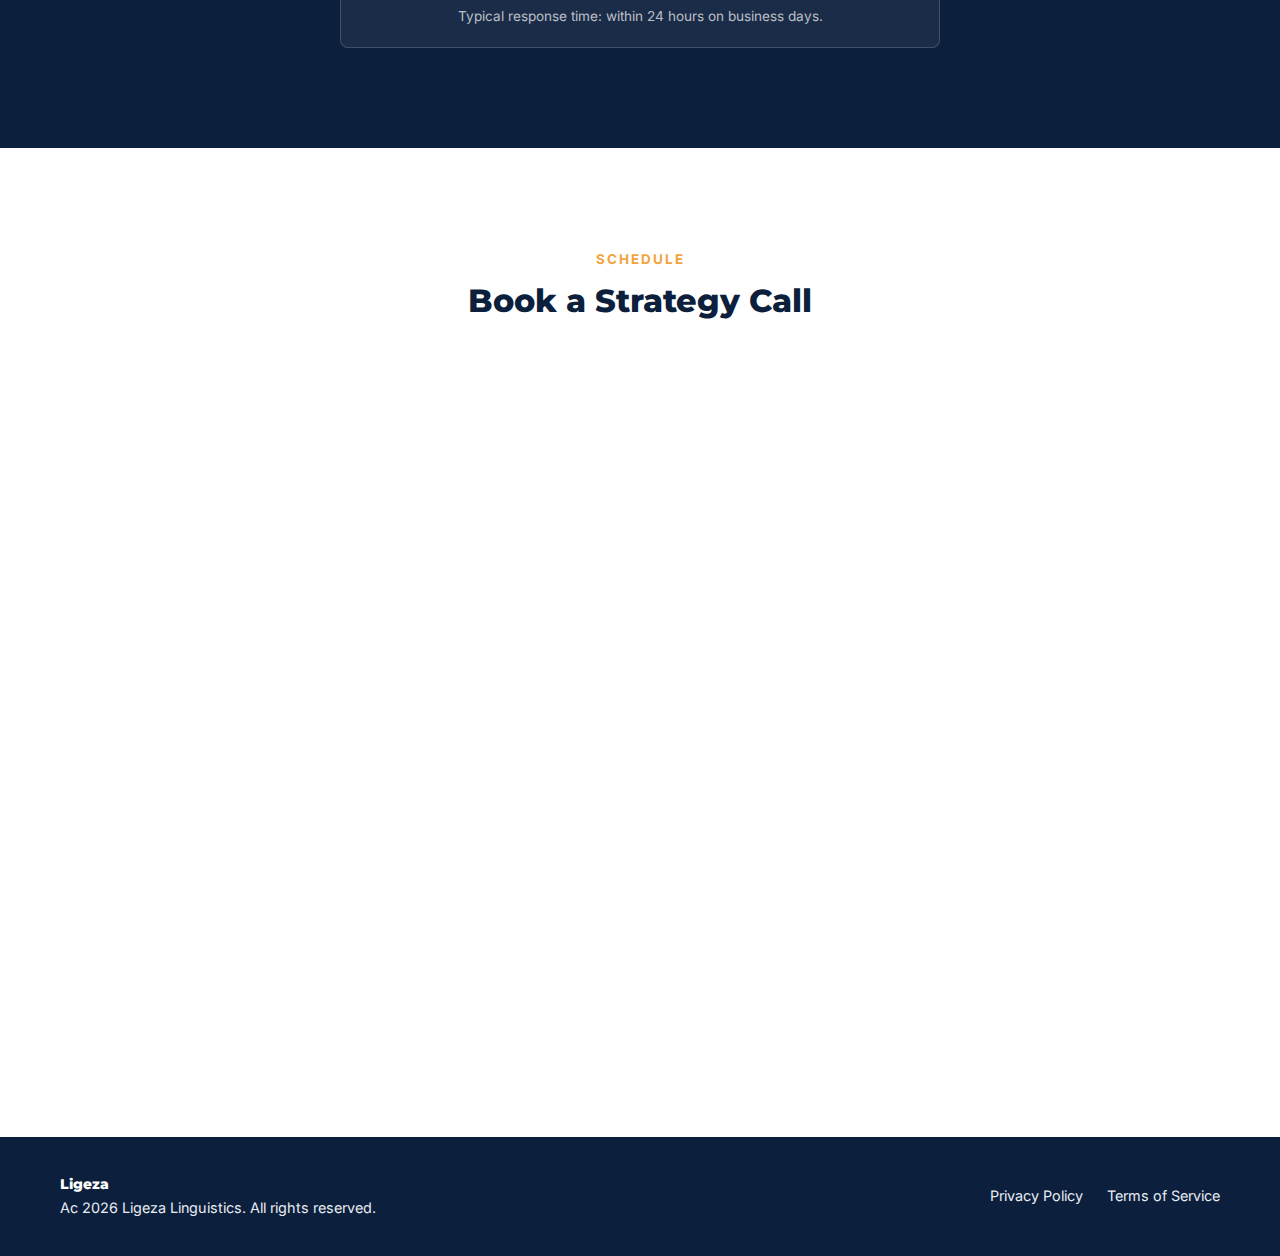
<file: next-steps/index.html>
﻿<!DOCTYPE html>
<html lang="en">
<head>
  <meta charset="UTF-8" />
  <meta name="viewport" content="width=device-width, initial-scale=1.0" />
  <meta name="robots" content="noindex, nofollow" />
  <title>Next Steps - Ligeza Linguistics</title>
  <meta name="description" content="Private engagement options for Ligeza Linguistics." />
  <link rel="stylesheet" href="/style.css?v=20260108">
  <link href="https://fonts.googleapis.com/css2?family=Inter:wght@400;500;600;700;800&family=Montserrat:wght@700;800;900&display=swap" rel="stylesheet" />
</head>
<body>
  <div class="site-wrapper">
    <header class="nav-bar" id="navbar">
      <div class="container nav-inner">
        <a href="../index.html" class="logo">
          <img src="../Logo1.png" alt="Ligeza Linguistics Logo" class="nav__logo" />
        </a>
      <nav class="nav-links">
      <a href="/services/">Services</a>
      <a href="/markets/">Markets</a>
      <a href="/about/">About</a>
      <a href ="/pricing/">Pricing</a>
      <a href="/blog/">Blog</a>
      <a href="/contact/">Contact</a>
      <a href="/next-steps/" class="btn-nav">Book an Audit</a>
    </nav>
        <button class="hamburger" aria-label="open menu" aria-expanded="false">
          <span></span><span></span><span></span>
        </button>
      </div>
    </header>

    <main>
      <section class="section section--white next-steps-hero">
        <div class="container hero-stack">
          <h1 class="section-title center">Next Steps</h1>
          <p class="section-lead center">Choose how you’d like to begin.</p>
        </div>
      </section>

      <section class="section" id="options">
        <div class="container">
          <div class="service-grid next-steps-grid">
            <article class="service-card next-steps-card next-steps-card--primary">
              <h2>Not sure where to start?</h2>
              <p>
                If you’re unsure which service fits your situation, you can message us with a specific question.
                We’ll clarify scope and point you in the right direction — no commitment required.
              </p>
              <a href="/contact/" class="btn-primary">Ask a Question</a>
            </article>

            <article class="service-card next-steps-card">
              <h2>Not sure where to start?</h2>
              <p>
                If you’re unsure which service fits your situation, you can message us with a specific question.
                We’ll clarify scope and point you in the right direction — no commitment required.
              </p>
              <a href="/contact/" class="btn-primary">Ask a Question</a>
            </article>

            <article class="service-card next-steps-card">
              <h2>Strategy Call</h2>
              <p>
                For complex cases, custom expansion plans, or multi-market initiatives. A short call to confirm scope and fit.
              </p>
              <a href="#schedule" class="btn-primary">Schedule Call</a>
            </article>
          </div>
        </div>
      </section>

      <section class="section contact" id="request">
        <div class="container section__narrow section__center">
          <h2 class="section-title section-title--invert center">Audit &amp; Engagement Request</h2>
          <p class="section-lead section-lead--invert center">
            Share your goals and target markets, and we’ll confirm next steps within 24 hours.
          </p>
          <form action="../submit.php" method="POST" class="contact-form">
            <input type="hidden" name="request_type" value="audit" />
            <input type="text" name="name" placeholder="Your Name" required>
            <input type="email" name="email" placeholder="Work Email" required>
            <input type="url" name="website" placeholder="Company Website">
            <textarea name="message" placeholder="How can we help?" rows="4" required></textarea>
            <button type="submit" class="btn-primary">Initiate Audit</button>
          </form>

          <section class="contact-direct">
            <h3>Email</h3>
            <p>
              Prefer email? Write me at
              <a href="mailto:contact@ligezalinguistics.com?subject=Market%20Expansion%20Inquiry">
                contact@ligezalinguistics.com
              </a>
            </p>
            <p class="small">Typical response time: within 24 hours on business days.</p>
          </section>
        </div>
      </section>

      <section class="section section--white" id="schedule">
        <div class="container">
          <p class="section-label">Schedule</p>
          <h2 class="section-title center">Book a Strategy Call</h2>
          <div class="calendly-embed">
            <div class="calendly-inline-widget" data-url="https://calendly.com/laura-ligezalinguistics" style="min-width:320px;height:700px;"></div>
          </div>
        </div>
      </section>
    </main>

    <footer class="site-footer">
      <div class="container footer__inner">
        <div class="footer__left">
          <span class="footer__logo">Ligeza</span>
          <p>Ac <span id="year"></span> Ligeza Linguistics. All rights reserved.</p>
        </div>
        <div class="footer__right">
          <a href="#">Privacy Policy</a>
          <a href="#">Terms of Service</a>
        </div>
      </div>
    </footer>
  </div>

  <script>
    document.getElementById('year').textContent = new Date().getFullYear();

    const hamburger = document.querySelector('.hamburger');
    const navLinks = document.querySelector('.nav-links');
    if (hamburger && navLinks) {
      hamburger.addEventListener('click', () => {
        const open = navLinks.classList.toggle('open');
        hamburger.setAttribute('aria-expanded', open);
      });
      navLinks.querySelectorAll('a').forEach(link => {
        link.addEventListener('click', () => {
          if (navLinks.classList.contains('open')) {
            navLinks.classList.remove('open');
            hamburger.setAttribute('aria-expanded', 'false');
          }
        });
      });
    }

    let lastScroll = 0;
    const navbar = document.getElementById('navbar');
    if (navbar) {
      window.addEventListener('scroll', () => {
        const currentScroll = window.pageYOffset;
        if (currentScroll > 80) {
          navbar.style.transform = currentScroll > lastScroll ? 'translateY(-100%)' : 'translateY(0)';
        } else {
          navbar.style.transform = 'translateY(0)';
        }
        lastScroll = currentScroll;
      });
    }
  </script>
  <script src="https://assets.calendly.com/assets/external/widget.js" async></script>

  <style>
    .next-steps-hero {
      background: linear-gradient(135deg, #f6f8fb, #eef2f8);
      padding-top: 110px;
      padding-bottom: 70px;
    }
    .hero-stack {
      text-align: center;
    }
    .next-steps-grid {
      grid-template-columns: repeat(3, minmax(0, 1fr));
      max-width: 1100px;
    }
    @media (max-width: 768px) {
      .next-steps-grid { grid-template-columns: 1fr; }
    }
    .next-steps-card {
      display: flex;
      flex-direction: column;
      gap: 12px;
    }
    .next-steps-card h2 {
      margin: 0 0 4px;
      font-size: 1.4rem;
      font-family: var(--font-display);
      color: var(--bg-dark);
    }
    .next-steps-card p {
      margin: 0;
      color: var(--muted);
      line-height: 1.6;
    }
    .next-steps-card .btn-primary {
      margin-top: auto;
      align-self: flex-start;
    }
    .next-steps-card--primary {
      border-color: rgba(242, 163, 59, 0.45);
      box-shadow: 0 14px 30px rgba(10, 31, 66, 0.12);
      background: #fffaf2;
    }
    .calendly-embed {
      max-width: 1000px;
      margin: 0 auto;
    }
    /* Match main hero background */
  .next-steps-hero {
    background: linear-gradient(140deg, #0d2040, #0a1833);
    position: relative;
    overflow: hidden;
  }
  .next-steps-hero::before {
    content: "";
    position: absolute;
    inset: 0;
    background: url("../hero-map-bg.png") center/cover no-repeat;
    background-color: rgba(12, 31, 60, .5);
    background-blend-mode: overlay;
    opacity: .18;
  }
  .next-steps-hero::after {
    content: "";
    position: absolute;
    inset: 0;
    background:
      radial-gradient(80% 80% at 20% 20%, rgba(242,163,59,.18), transparent 60%),
      radial-gradient(70% 70% at 80% 10%, rgba(255,255,255,.10), transparent 55%);
    pointer-events: none;
  }
  .next-steps-hero .hero-stack {
    position: relative;
    z-index: 1;
  }
  .next-steps-hero .section-title,
  .next-steps-hero .section-lead {
    color: var(--white);
  }
  </style>
</body>
</html>
</file>
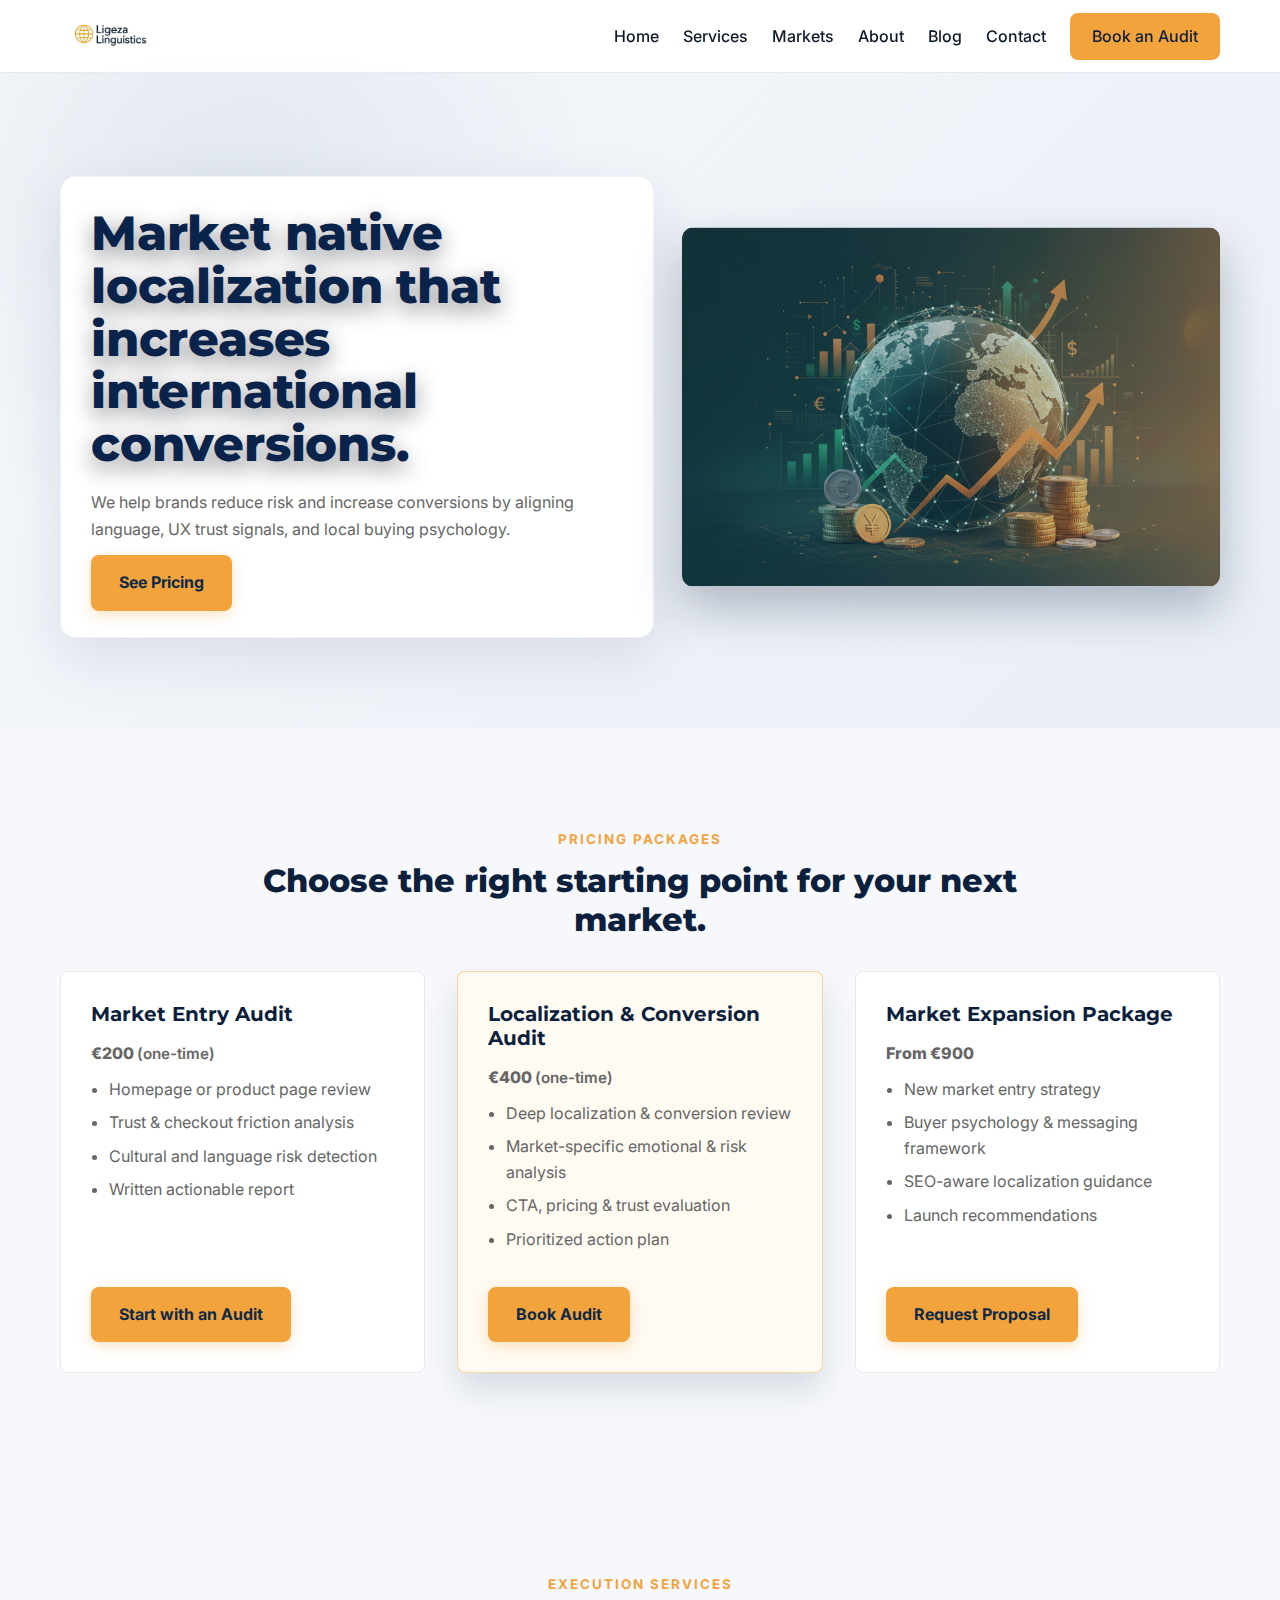
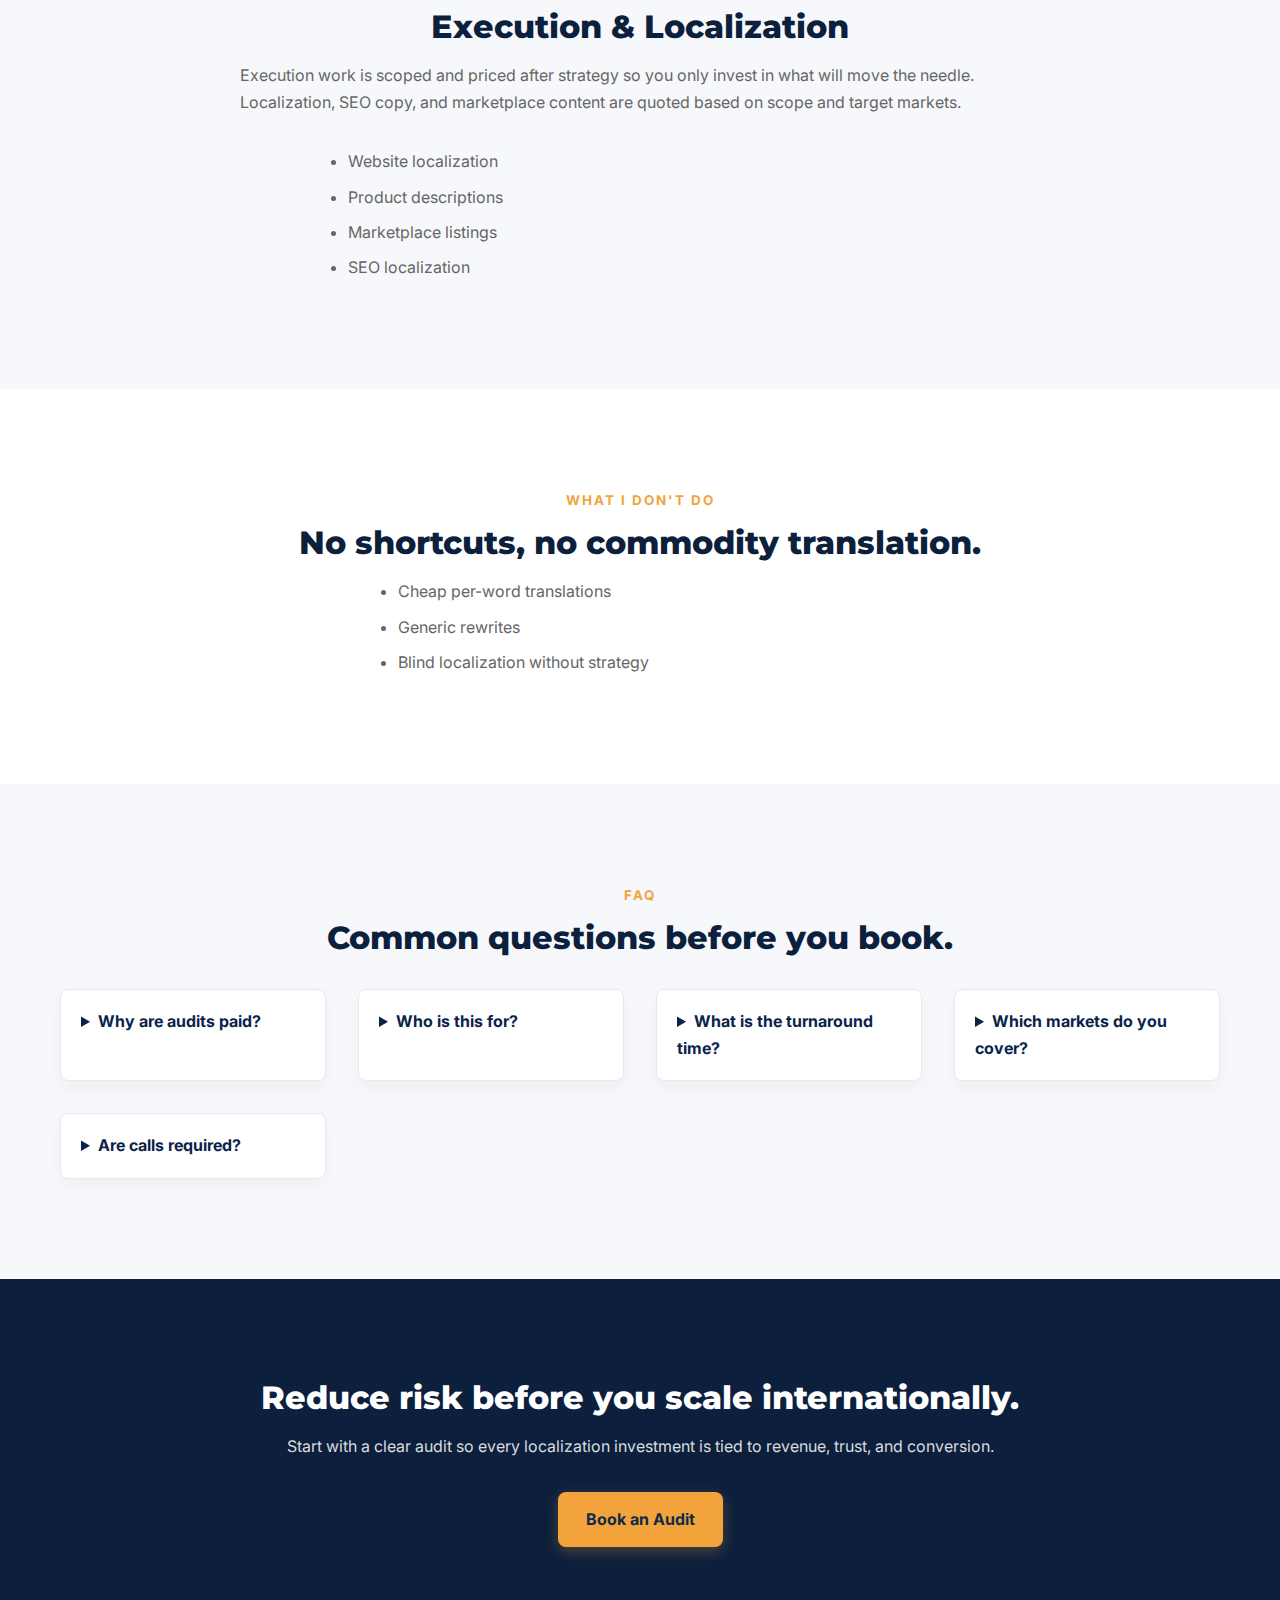
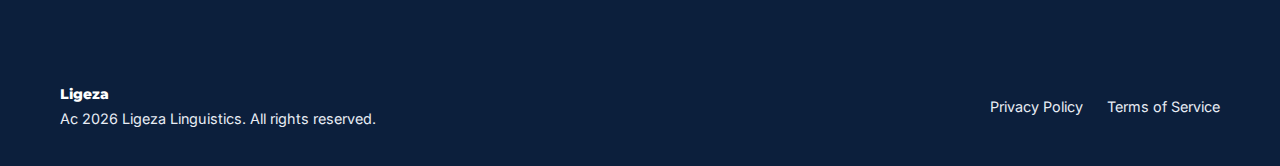
<file: Prcing/index.html>
<!DOCTYPE html>
<html lang="en">
<head>
  <meta charset="UTF-8" />
  <meta name="viewport" content="width=device-width, initial-scale=1.0" />
  <title>Pricing - Ligeza Linguistics</title>
  <meta name="description" content="Clear, honest pricing for market entry audits, localization strategy, and international expansion support." />
  <link rel="stylesheet" href="/style.css">
  <link href="https://fonts.googleapis.com/css2?family=Inter:wght@400;500;600;700;800&family=Montserrat:wght@700;800;900&display=swap" rel="stylesheet" />
</head>
<body>
  <div class="site-wrapper">
    <header class="nav-bar" id="navbar">
      <div class="container nav-inner">
        <a href="../index.html" class="logo">
          <img src="../Logo1.png" alt="Ligeza Linguistics Logo" class="nav__logo" />
        </a>
        <nav class="nav-links">
          <a href="../index.html">Home</a>
          <a href="../services/index.html">Services</a>
          <a href="../markets/index.html">Markets</a>
          <a href="../about/index.html">About</a>
          <a href="../blog/index.html">Blog</a>
          <a href="#contact">Contact</a>
          <a href="#contact" class="btn-nav">Book an Audit</a>
        </nav>
        <button class="hamburger" aria-label="open menu" aria-expanded="false">
          <span></span><span></span><span></span>
        </button>
      </div>
    </header>

    <main>
      <section class="page-header" id="top">
        <div class="container header-grid">
          <div class="header-content">
            <h1 class="hero__headline">Market native localization that increases international conversions.</h1>
            <p class="section-lead pricing-subhead">
              We help brands reduce risk and increase conversions by aligning language, UX trust signals, and local buying psychology.
            </p>
            <a href="#pricing" class="btn-primary">See Pricing</a>
          </div>
          <div class="header-image-placeholder" aria-hidden="true"></div>
        </div>
      </section>

      <section class="section" id="pricing">
        <div class="container">
          <p class="section-label">Pricing Packages</p>
          <h2 class="section-title center">Choose the right starting point for your next market.</h2>
          <div class="service-grid pricing-grid">
            <article class="service-card pricing-card">
              <h3>Market Entry Audit</h3>
              <p class="pricing-price">€200 <span>(one-time)</span></p>
              <ul class="pricing-list">
                <li>Homepage or product page review</li>
                <li>Trust &amp; checkout friction analysis</li>
                <li>Cultural and language risk detection</li>
                <li>Written actionable report</li>
              </ul>
              <a href="#contact" class="btn-primary">Start with an Audit</a>
            </article>

            <article class="service-card pricing-card pricing-card--featured">
              <h3>Localization &amp; Conversion Audit</h3>
              <p class="pricing-price">€400 <span>(one-time)</span></p>
              <ul class="pricing-list">
                <li>Deep localization &amp; conversion review</li>
                <li>Market-specific emotional &amp; risk analysis</li>
                <li>CTA, pricing &amp; trust evaluation</li>
                <li>Prioritized action plan</li>
              </ul>
              <a href="#contact" class="btn-primary">Book Audit</a>
            </article>

            <article class="service-card pricing-card">
              <h3>Market Expansion Package</h3>
              <p class="pricing-price">From €900</p>
              <ul class="pricing-list">
                <li>New market entry strategy</li>
                <li>Buyer psychology &amp; messaging framework</li>
                <li>SEO-aware localization guidance</li>
                <li>Launch recommendations</li>
              </ul>
              <a href="#contact" class="btn-primary">Request Proposal</a>
            </article>
          </div>
        </div>
      </section>

      <section class="section section-block" id="execution">
        <div class="container">
          <p class="section-label">Execution Services</p>
          <h2 class="section-title center">Execution &amp; Localization</h2>
          <p class="section-lead center">
            Execution work is scoped and priced after strategy so you only invest in what will move the needle.
            Localization, SEO copy, and marketplace content are quoted based on scope and target markets.
          </p>
          <ul class="execution-list">
            <li>Website localization</li>
            <li>Product descriptions</li>
            <li>Marketplace listings</li>
            <li>SEO localization</li>
          </ul>
        </div>
      </section>

      <section class="section section--white" id="boundaries">
        <div class="container">
          <p class="section-label">What I Don't Do</p>
          <h2 class="section-title center">No shortcuts, no commodity translation.</h2>
          <ul class="execution-list no-do-list">
            <li>Cheap per-word translations</li>
            <li>Generic rewrites</li>
            <li>Blind localization without strategy</li>
          </ul>
        </div>
      </section>

      <section class="section" id="faq">
        <div class="container">
          <p class="section-label">FAQ</p>
          <h2 class="section-title center">Common questions before you book.</h2>
          <div class="faq-grid">
            <details class="faq-item">
              <summary>Why are audits paid?</summary>
              <p>
                Audits require market research, buyer analysis, and strategic prioritization. The output is a usable
                playbook, not a quick scan.
              </p>
            </details>
            <details class="faq-item">
              <summary>Who is this for?</summary>
              <p>
                Growth teams expanding into new markets who need localization that improves conversion, not just
                translated copy.
              </p>
            </details>
            <details class="faq-item">
              <summary>What is the turnaround time?</summary>
              <p>
                Most audits are delivered in 7 to 10 business days depending on market complexity and page volume.
              </p>
            </details>
            <details class="faq-item">
              <summary>Which markets do you cover?</summary>
              <p>
                We cover North America, Europe, MENA, and APAC, with market-native specialists for each region.
              </p>
            </details>
            <details class="faq-item">
              <summary>Are calls required?</summary>
              <p>
                A short kickoff call is recommended but not required. We can run audits asynchronously if needed.
              </p>
            </details>
          </div>
        </div>
      </section>

      <section class="contact section" id="contact">
        <div class="container section__narrow section__center">
          <h2 class="section-title section-title--invert center">
            Reduce risk before you scale internationally.
          </h2>
          <p class="section-lead section-lead--invert center">
            Start with a clear audit so every localization investment is tied to revenue, trust, and conversion.
          </p>
          <a href="#contact" class="btn-primary">Book an Audit</a>
        </div>
      </section>
    </main>

    <footer class="site-footer">
      <div class="container footer__inner">
        <div class="footer__left">
          <span class="footer__logo">Ligeza</span>
          <p>Ac <span id="year"></span> Ligeza Linguistics. All rights reserved.</p>
        </div>
        <div class="footer__right">
          <a href="#">Privacy Policy</a>
          <a href="#">Terms of Service</a>
        </div>
      </div>
    </footer>
  </div>

  <script>
    document.getElementById('year').textContent = new Date().getFullYear();

    const hamburger = document.querySelector('.hamburger');
    const navLinks = document.querySelector('.nav-links');
    if (hamburger && navLinks) {
      hamburger.addEventListener('click', () => {
        const open = navLinks.classList.toggle('open');
        hamburger.setAttribute('aria-expanded', open);
      });
      navLinks.querySelectorAll('a').forEach(link => {
        link.addEventListener('click', () => {
          if (navLinks.classList.contains('open')) {
            navLinks.classList.remove('open');
            hamburger.setAttribute('aria-expanded', 'false');
          }
        });
      });
    }

    let lastScroll = 0;
    const navbar = document.getElementById('navbar');
    if (navbar) {
      window.addEventListener('scroll', () => {
        const currentScroll = window.pageYOffset;
        if (currentScroll > 80) {
          navbar.style.transform = currentScroll > lastScroll ? 'translateY(-100%)' : 'translateY(0)';
        } else {
          navbar.style.transform = 'translateY(0)';
        }
        lastScroll = currentScroll;
      });
    }
  </script>

  <style>
    .page-header {
      padding: 120px 20px 90px;
      background: radial-gradient(circle at 18% 20%, rgba(12, 58, 120, 0.08), transparent 32%),
        linear-gradient(135deg, #f6f8fb, #e9eef6);
    }
    .header-grid {
      display: grid;
      grid-template-columns: 1.05fr 0.95fr;
      gap: 28px;
      align-items: center;
      max-width: var(--max-w);
      margin: 0 auto;
    }
    @media (max-width: 900px) {
      .header-grid {
        grid-template-columns: 1fr;
      }
    }
    .header-content {
      padding: 30px 30px 26px;
      background: #fff;
      border-radius: 16px;
      box-shadow: 0 20px 60px rgba(10, 31, 66, 0.1);
      border: 1px solid rgba(15, 57, 115, 0.06);
      max-width: 760px;
    }
    .header-content .hero__headline {
      font-family: var(--font-display);
      font-size: clamp(2.4rem, 4vw, 3rem);
      color: #0a234a;
      margin-bottom: 18px;
      font-weight: 800;
      line-height: 1.1;
    }
    .pricing-subhead {
      margin-bottom: 12px;
    }
    .pricing-intro {
      margin-bottom: 22px;
    }
    .header-image-placeholder {
      position: relative;
      height: 360px;
      border-radius: 12px;
      overflow: hidden;
      background: url("../pricing.png") center/cover no-repeat;
      box-shadow: 0 22px 48px rgba(12, 31, 60, 0.28);
      border: 1px solid rgba(10, 42, 82, 0.22);
    }
    .header-image-placeholder::after {
      content: "";
      position: absolute;
      inset: 0;
      background: linear-gradient(135deg, rgba(6, 26, 60, 0.25), rgba(14, 90, 150, 0.2));
      pointer-events: none;
    }

    .pricing-grid {
      align-items: stretch;
    }
    .pricing-card {
      display: flex;
      flex-direction: column;
      gap: 10px;
    }
    .pricing-card h3 {
      margin-bottom: 4px;
    }
    .pricing-price {
      font-size: 1.4rem;
      font-weight: 800;
      color: #0a234a;
      margin: 0 0 8px;
    }
    .pricing-price span {
      font-size: 0.95rem;
      font-weight: 600;
      color: var(--muted);
    }
    .pricing-list {
      margin: 0 0 16px;
      padding-left: 18px;
      color: var(--muted);
      line-height: 1.6;
    }
    .pricing-list li {
      margin-bottom: 8px;
    }
    .pricing-card .btn-primary {
      margin-top: auto;
      align-self: flex-start;
    }
    .pricing-card--featured {
      border-color: rgba(242, 163, 59, 0.45);
      box-shadow: 0 18px 32px rgba(10, 31, 66, 0.12);
      background: #fffaf2;
    }

    .execution-list {
      max-width: 620px;
      margin: 0 auto;
      padding-left: 18px;
      color: var(--muted);
      line-height: 1.7;
    }
    .execution-list li {
      margin-bottom: 8px;
    }
    .no-do-list {
      max-width: 520px;
      text-align: left;
    }

    .faq-grid {
      display: grid;
      grid-template-columns: repeat(auto-fit, minmax(260px, 1fr));
      gap: var(--grid-gap);
      margin-top: var(--gap-lead-content);
    }
    .faq-item {
      border: 1px solid var(--border);
      border-radius: var(--radius);
      padding: 18px 20px;
      background: #fff;
      box-shadow: 0 8px 18px rgba(0, 0, 0, 0.04);
    }
    .faq-item summary {
      font-weight: 700;
      cursor: pointer;
      color: #0a234a;
    }
    .faq-item p {
      margin-top: 12px;
      color: var(--muted);
      line-height: 1.6;
    }
  </style>
</body>
</html>
</file>
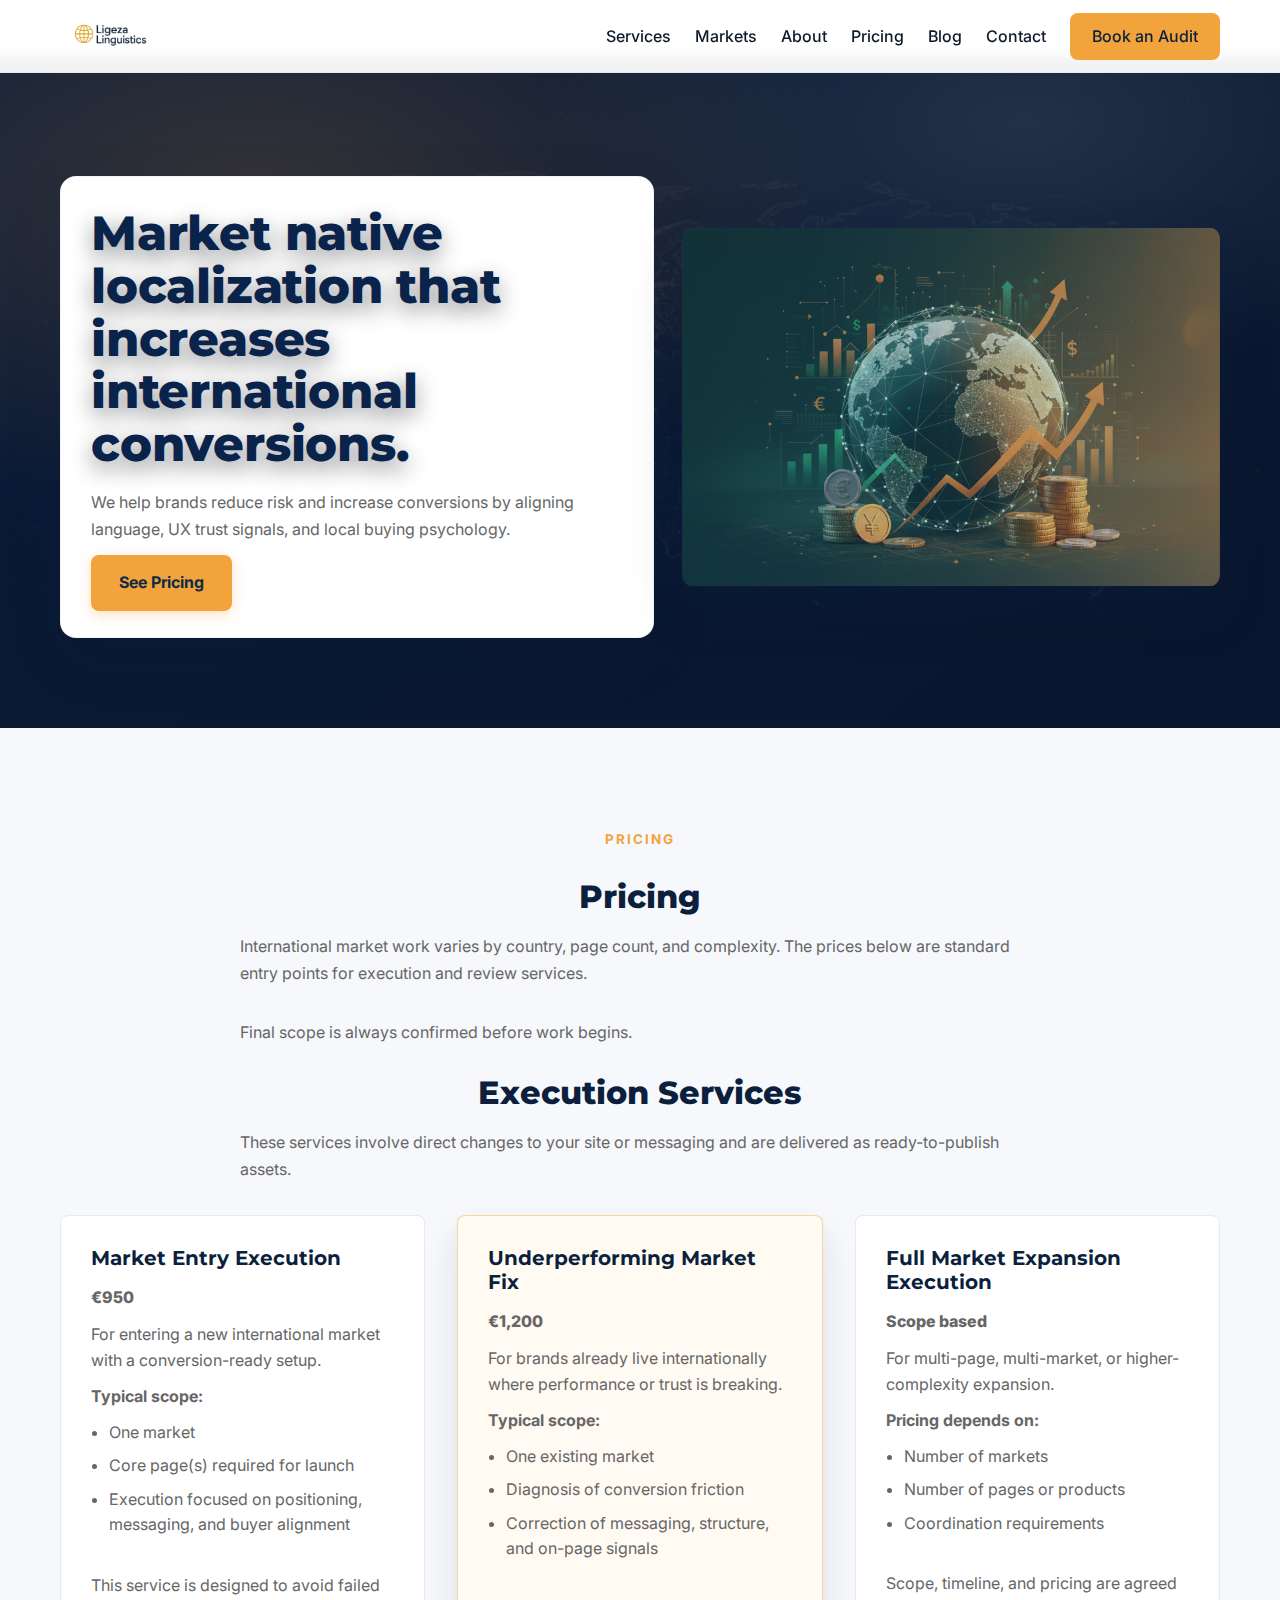
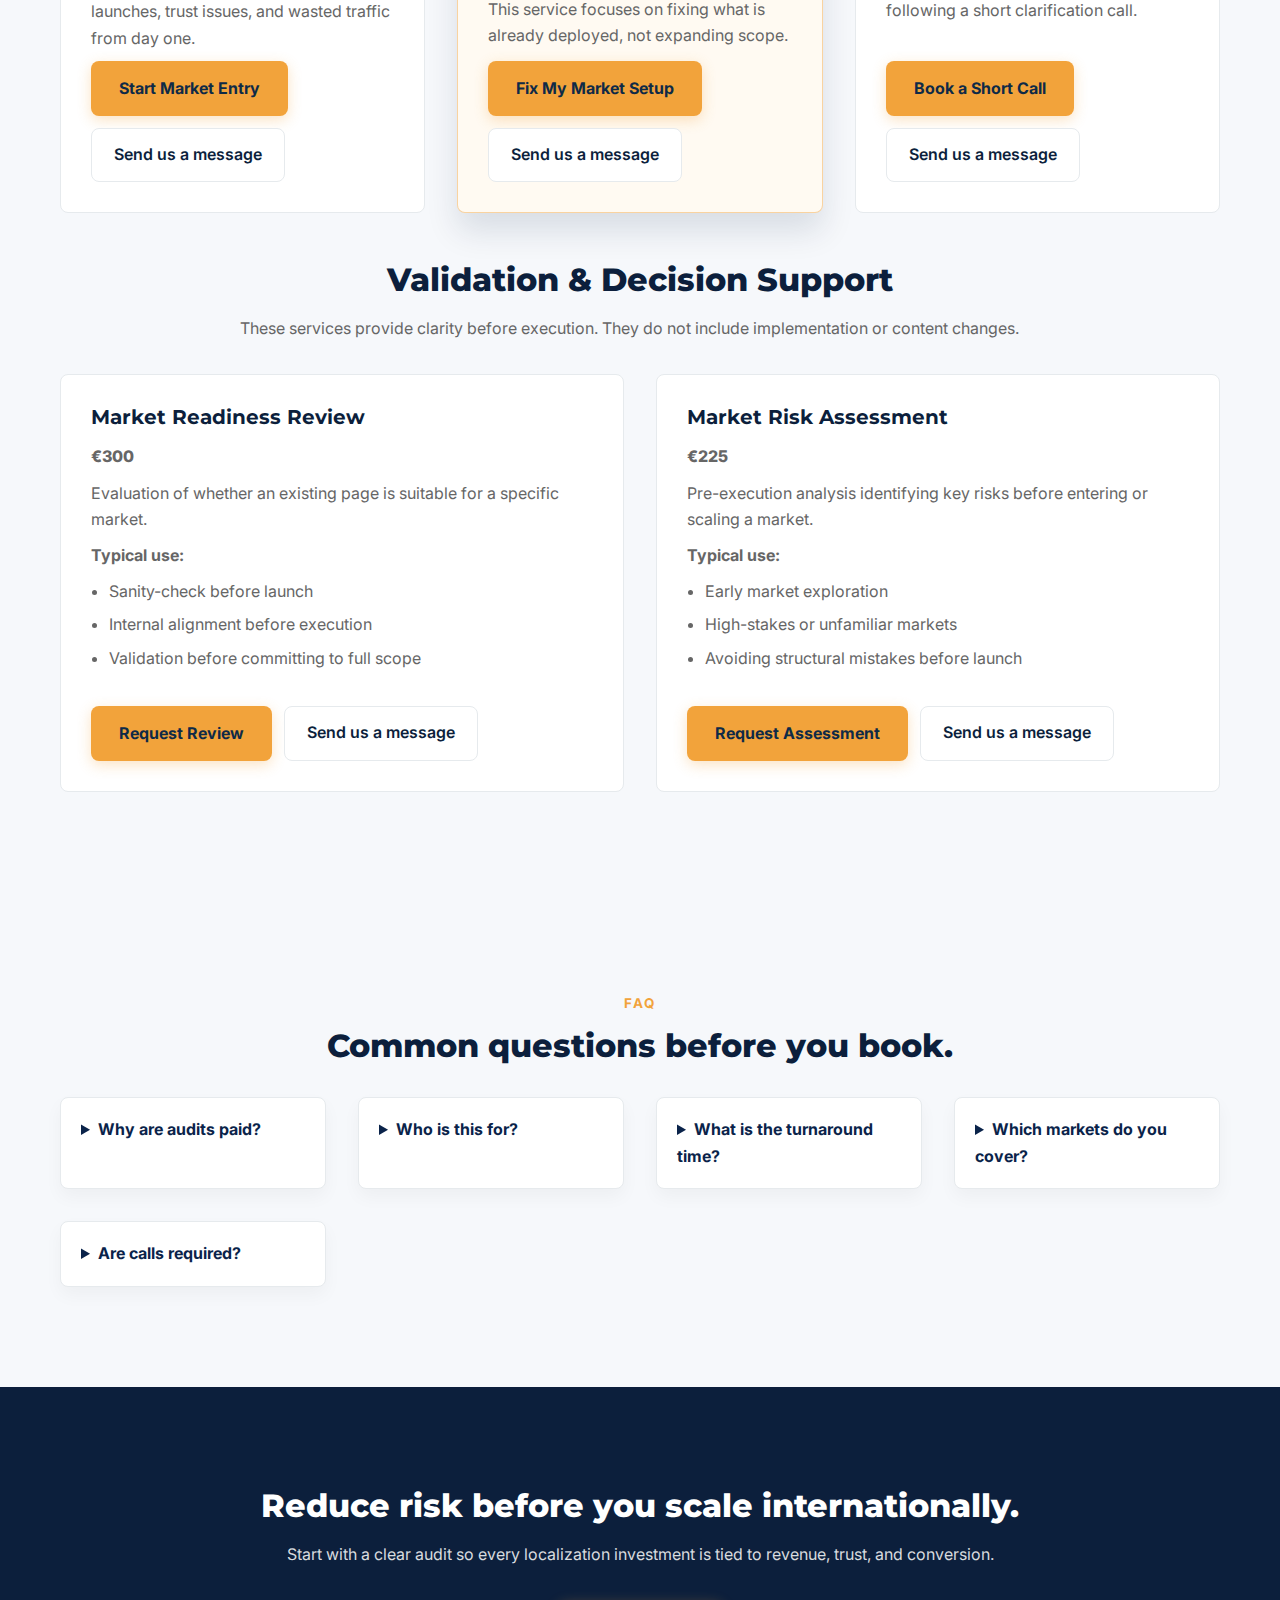
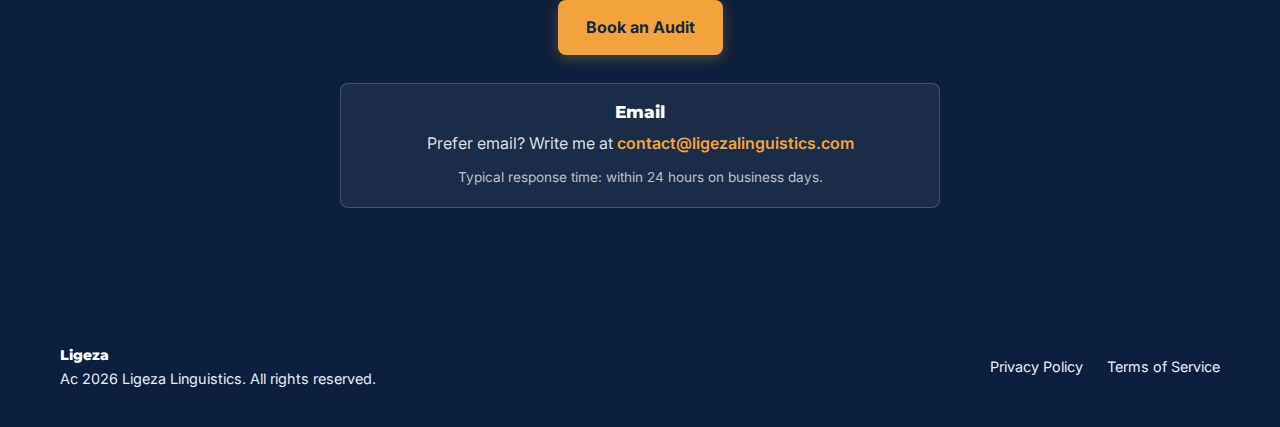
<file: pricing/index.html>
<!DOCTYPE html>
<html lang="en">
<head>
  <meta charset="UTF-8" />
  <meta name="viewport" content="width=device-width, initial-scale=1.0" />
  <title>Pricing - Ligeza Linguistics</title>
  <meta name="description" content="Clear, honest pricing for market entry audits, localization strategy, and international expansion support." />
  <link rel="stylesheet" href="/style.css?v=20260108">
  <link href="https://fonts.googleapis.com/css2?family=Inter:wght@400;500;600;700;800&family=Montserrat:wght@700;800;900&display=swap" rel="stylesheet" />
</head>
<body>
  <div class="site-wrapper">
    <header class="nav-bar" id="navbar">
      <div class="container nav-inner">
        <a href="../index.html" class="logo">
          <img src="../Logo1.png" alt="Ligeza Linguistics Logo" class="nav__logo" />
        </a>
        <nav class="nav-links">
      <a href="/services/">Services</a>
      <a href="/markets/">Markets</a>
      <a href="/about/">About</a>
      <a href ="/pricing/">Pricing</a>
      <a href="/blog/">Blog</a>
      <a href="/contact/">Contact</a>
      <a href="/next-steps/" class="btn-nav">Book an Audit</a>
    </nav>
        <button class="hamburger" aria-label="open menu" aria-expanded="false">
          <span></span><span></span><span></span>
        </button>
      </div>
    </header>

    <main>
      <section class="page-header" id="top">
        <div class="container header-grid">
          <div class="header-content">
            <h1 class="hero__headline">Market native localization that increases international conversions.</h1>
            <p class="section-lead pricing-subhead">
              We help brands reduce risk and increase conversions by aligning language, UX trust signals, and local buying psychology.
            </p>
            <a href="#pricing" class="btn-primary">See Pricing</a>
          </div>
          <div class="header-image-placeholder" aria-hidden="true"></div>
        </div>
      </section>

      <section class="section" id="pricing">
        <div class="container">
          <p class="section-label">Pricing</p>
          <h2 class="section-title center">Pricing</h2>
          <p class="section-lead center">
            International market work varies by country, page count, and complexity.
            The prices below are standard entry points for execution and review services.
          </p>
          <p class="section-lead center pricing-subhead">
            Final scope is always confirmed before work begins.
          </p>

          <h3 class="section-title center">Execution Services</h3>
          <p class="section-lead center">
            These services involve direct changes to your site or messaging and are delivered as ready-to-publish assets.
          </p>
          <div class="service-grid pricing-grid">
            <article class="service-card pricing-card">
              <h3>Market Entry Execution</h3>
              <p class="pricing-price">€950</p>
              <p>For entering a new international market with a conversion-ready setup.</p>
              <p><strong>Typical scope:</strong></p>
              <ul class="pricing-list">
                <li>One market</li>
                <li>Core page(s) required for launch</li>
                <li>Execution focused on positioning, messaging, and buyer alignment</li>
              </ul>
              <p>This service is designed to avoid failed launches, trust issues, and wasted traffic from day one.</p>
              <div class="pricing-cta">
                <a href="https://buy.stripe.com/14AdR98j3bmEb7h5rwcAo03" class="btn-primary">Start Market Entry</a>
                <a href="/contact/" class="btn-secondary">Send us a message</a>
              </div>
            </article>

            <article class="service-card pricing-card pricing-card--featured">
              <h3>Underperforming Market Fix</h3>
              <p class="pricing-price">€1,200</p>
              <p>For brands already live internationally where performance or trust is breaking.</p>
              <p><strong>Typical scope:</strong></p>
              <ul class="pricing-list">
                <li>One existing market</li>
                <li>Diagnosis of conversion friction</li>
                <li>Correction of messaging, structure, and on-page signals</li>
              </ul>
              <p>This service focuses on fixing what is already deployed, not expanding scope.</p>
              <div class="pricing-cta">
                <a href="https://buy.stripe.com/9B6bJ1dDn9ew5MX2fkcAo02" class="btn-primary">Fix My Market Setup</a>
                <a href="/contact/" class="btn-secondary">Send us a message</a>
              </div>
            </article>

            <article class="service-card pricing-card">
              <h3>Full Market Expansion Execution</h3>
              <p class="pricing-price">Scope based</p>
              <p>For multi-page, multi-market, or higher-complexity expansion.</p>
              <p><strong>Pricing depends on:</strong></p>
              <ul class="pricing-list">
                <li>Number of markets</li>
                <li>Number of pages or products</li>
                <li>Coordination requirements</li>
              </ul>
              <p>Scope, timeline, and pricing are agreed following a short clarification call.</p>
              <div class="pricing-cta">
                <a href="/contact/" class="btn-primary">Book a Short Call</a>
                <a href="/contact/" class="btn-secondary">Send us a message</a>
              </div>
            </article>
          </div>

          <h3 class="section-title center">Validation &amp; Decision Support</h3>
          <p class="section-lead center">
            These services provide clarity before execution. They do not include implementation or content changes.
          </p>
          <div class="service-grid pricing-grid">
            <article class="service-card pricing-card">
              <h3>Market Readiness Review</h3>
              <p class="pricing-price">€300</p>
              <p>Evaluation of whether an existing page is suitable for a specific market.</p>
              <p><strong>Typical use:</strong></p>
              <ul class="pricing-list">
                <li>Sanity-check before launch</li>
                <li>Internal alignment before execution</li>
                <li>Validation before committing to full scope</li>
              </ul>
              <div class="pricing-cta">
                <a href="https://buy.stripe.com/00wdR9bvfbmEa3d9HMcAo01" class="btn-primary">Request Review</a>
                <a href="/contact/" class="btn-secondary">Send us a message</a>
              </div>
            </article>

            <article class="service-card pricing-card">
              <h3>Market Risk Assessment</h3>
              <p class="pricing-price">€225</p>
              <p>Pre-execution analysis identifying key risks before entering or scaling a market.</p>
              <p><strong>Typical use:</strong></p>
              <ul class="pricing-list">
                <li>Early market exploration</li>
                <li>High-stakes or unfamiliar markets</li>
                <li>Avoiding structural mistakes before launch</li>
              </ul>
              <div class="pricing-cta">
                <a href="https://buy.stripe.com/cNi00j56R8asdfpcTYcAo00" class="btn-primary">Request Assessment</a>
                <a href="/contact/" class="btn-secondary">Send us a message</a>
              </div>
            </article>
          </div>
        </div>
      </section>

     

      <section class="section" id="faq">
        <div class="container">
          <p class="section-label">FAQ</p>
          <h2 class="section-title center">Common questions before you book.</h2>
          <div class="faq-grid">
            <details class="faq-item">
              <summary>Why are audits paid?</summary>
              <p>
                Audits require market research, buyer analysis, and strategic prioritization. The output is a usable
                playbook, not a quick scan.
              </p>
            </details>
            <details class="faq-item">
              <summary>Who is this for?</summary>
              <p>
                Growth teams expanding into new markets who need localization that improves conversion, not just
                translated copy.
              </p>
            </details>
            <details class="faq-item">
              <summary>What is the turnaround time?</summary>
              <p>
                Most audits are delivered in 3 to 7 business days depending on market complexity and page volume.
              </p>
            </details>
            <details class="faq-item">
              <summary>Which markets do you cover?</summary>
              <p>
                We cover North America, Europe, MENA, and APAC, with market-native specialists for each region.
              </p>
            </details>
            <details class="faq-item">
              <summary>Are calls required?</summary>
              <p>
                A short kickoff call is recommended but not required. We can run audits asynchronously if needed.
              </p>
            </details>
          </div>
        </div>
      </section>

      <section class="contact section" id="contact">
        <div class="container section__narrow section__center">
          <h2 class="section-title section-title--invert center">
            Reduce risk before you scale internationally.
          </h2>
          <p class="section-lead section-lead--invert center">
            Start with a clear audit so every localization investment is tied to revenue, trust, and conversion.
          </p>
          <a href="#contact" class="btn-primary">Book an Audit</a>

          <section class="contact-direct">
            <h3>Email</h3>
            <p>
              Prefer email? Write me at
              <a href="mailto:contact@ligezalinguistics.com?subject=Market%20Expansion%20Inquiry">
                contact@ligezalinguistics.com
              </a>
            </p>
            <p class="small">Typical response time: within 24 hours on business days.</p>
          </section>
        </div>
      </section>
    </main>

    <footer class="site-footer">
      <div class="container footer__inner">
        <div class="footer__left">
          <span class="footer__logo">Ligeza</span>
          <p>Ac <span id="year"></span> Ligeza Linguistics. All rights reserved.</p>
        </div>
        <div class="footer__right">
          <a href="#">Privacy Policy</a>
          <a href="#">Terms of Service</a>
        </div>
      </div>
    </footer>
  </div>

  <script>
    document.getElementById('year').textContent = new Date().getFullYear();

    const hamburger = document.querySelector('.hamburger');
    const navLinks = document.querySelector('.nav-links');
    if (hamburger && navLinks) {
      hamburger.addEventListener('click', () => {
        const open = navLinks.classList.toggle('open');
        hamburger.setAttribute('aria-expanded', open);
      });
      navLinks.querySelectorAll('a').forEach(link => {
        link.addEventListener('click', () => {
          if (navLinks.classList.contains('open')) {
            navLinks.classList.remove('open');
            hamburger.setAttribute('aria-expanded', 'false');
          }
        });
      });
    }

    let lastScroll = 0;
    const navbar = document.getElementById('navbar');
    if (navbar) {
      window.addEventListener('scroll', () => {
        const currentScroll = window.pageYOffset;
        if (currentScroll > 80) {
          navbar.style.transform = currentScroll > lastScroll ? 'translateY(-100%)' : 'translateY(0)';
        } else {
          navbar.style.transform = 'translateY(0)';
        }
        lastScroll = currentScroll;
      });
    }
  </script>

  <style>
    .page-header {
      padding: 120px 20px 90px;
      background: radial-gradient(circle at 18% 20%, rgba(12, 58, 120, 0.08), transparent 32%),
        linear-gradient(135deg, #f6f8fb, #e9eef6);
    }
    .header-grid {
      display: grid;
      grid-template-columns: 1.05fr 0.95fr;
      gap: 28px;
      align-items: center;
      max-width: var(--max-w);
      margin: 0 auto;
    }
    @media (max-width: 900px) {
      .header-grid {
        grid-template-columns: 1fr;
      }
    }
    .header-content {
      padding: 30px 30px 26px;
      background: #fff;
      border-radius: 16px;
      box-shadow: 0 20px 60px rgba(10, 31, 66, 0.1);
      border: 1px solid rgba(15, 57, 115, 0.06);
      max-width: 760px;
    }
    .header-content .hero__headline {
      font-family: var(--font-display);
      font-size: clamp(2.4rem, 4vw, 3rem);
      color: #0a234a;
      margin-bottom: 18px;
      font-weight: 800;
      line-height: 1.1;
    }
    .pricing-subhead {
      margin-bottom: 12px;
    }
    .pricing-intro {
      margin-bottom: 22px;
    }
    .header-image-placeholder {
      position: relative;
      height: 360px;
      border-radius: 12px;
      overflow: hidden;
      background: url("../pricing.png") center/cover no-repeat;
      box-shadow: 0 22px 48px rgba(12, 31, 60, 0.28);
      border: 1px solid rgba(10, 42, 82, 0.22);
    }
    .header-image-placeholder::after {
      content: "";
      position: absolute;
      inset: 0;
      background: linear-gradient(135deg, rgba(6, 26, 60, 0.25), rgba(14, 90, 150, 0.2));
      pointer-events: none;
    }

    .pricing-grid {
      align-items: stretch;
      margin-top: 26px;
    }
    #pricing .section-title {
      margin-top: 28px;
    }
    #pricing .section-title + .section-lead {
      margin-top: 12px;
    }
    #pricing .pricing-grid + .section-title {
      margin-top: 48px;
    }
    .pricing-card {
      display: flex;
      flex-direction: column;
      gap: 10px;
    }
    .pricing-card h3 {
      margin-bottom: 4px;
    }
    .pricing-price {
      font-size: 1.4rem;
      font-weight: 800;
      color: #0a234a;
      margin: 0 0 8px;
    }
    .pricing-price span {
      font-size: 0.95rem;
      font-weight: 600;
      color: var(--muted);
    }
    .pricing-list {
      margin: 0 0 16px;
      padding-left: 18px;
      color: var(--muted);
      line-height: 1.6;
    }
    .pricing-list li {
      margin-bottom: 8px;
    }
    .pricing-card .btn-primary {
      margin-top: auto;
      align-self: flex-start;
    }
    .pricing-cta {
      margin-top: auto;
      display: flex;
      flex-wrap: wrap;
      gap: 12px;
    }
    .pricing-cta .btn-secondary {
      display: inline-block;
      padding: 12px 22px;
      border-radius: var(--radius);
      border: 1px solid var(--border);
      color: var(--bg-dark);
      font-weight: 600;
      transition: .25s;
      background: #fff;
    }
    .pricing-cta .btn-secondary:hover {
      transform: translateY(-1px);
      border-color: rgba(242, 163, 59, .6);
      color: var(--bg-dark);
    }
    .pricing-card--featured {
      border-color: rgba(242, 163, 59, 0.45);
      box-shadow: 0 18px 32px rgba(10, 31, 66, 0.12);
      background: #fffaf2;
    }

    .execution-list {
      max-width: 620px;
      margin: 0 auto;
      padding-left: 18px;
      color: var(--muted);
      line-height: 1.7;
    }
    .execution-list li {
      margin-bottom: 8px;
    }
    .execution-wrap {
      max-width: 900px;
      margin: 0 auto;
      text-align: center;
    }
    @media (max-width: 768px) {
      .execution-wrap {
        padding: 0;
      }
    }
    .execution-label {
      margin-top: 12px;
    }
    .execution-list--primary {
      list-style: none;
      padding-left: 0;
      margin: 18px auto 0;
      display: grid;
      gap: 12px;
      text-align: left;
    }
    .execution-list--primary li {
      position: relative;
      padding-left: 26px;
      margin-bottom: 0;
    }
    .execution-list--primary li::before {
      content: "✓";
      position: absolute;
      left: 0;
      top: 0;
      color: var(--accent);
      font-weight: 800;
    }
    .execution-note {
      margin-top: 24px;
      color: #0c1f3c;
      text-align: center;
    }
    .no-do-list {
      max-width: 520px;
      text-align: left;
    }
    .boundaries-wrap {
      max-width: 780px;
      margin: 0 auto;
      text-align: center;
    }
    .boundaries-intro {
      margin-top: 10px;
      font-weight: 600;
    }
    .boundaries-list {
      margin: 18px auto 0;
      padding-left: 0;
      list-style: none;
    }
    .boundaries-list li {
      position: relative;
      padding-left: 24px;
      margin-bottom: 12px;
      color: var(--muted);
    }
    .boundaries-list li::before {
      content: "—";
      position: absolute;
      left: 0;
      top: 0;
      color: var(--accent);
      font-weight: 800;
    }
    .boundaries-close {
      margin-top: 16px;
      font-weight: 700;
      color: #0c1f3c;
    }

    .faq-grid {
      display: grid;
      grid-template-columns: repeat(auto-fit, minmax(260px, 1fr));
      gap: var(--grid-gap);
      margin-top: var(--gap-lead-content);
    }
    .faq-item {
      border: 1px solid var(--border);
      border-radius: var(--radius);
      padding: 18px 20px;
      background: #fff;
      box-shadow: 0 8px 18px rgba(0, 0, 0, 0.04);
    }
    .faq-item summary {
      font-weight: 700;
      cursor: pointer;
      color: #0a234a;
    }
    .faq-item p {
      margin-top: 12px;
      color: var(--muted);
      line-height: 1.6;
    }
    /* Match main hero background */
  .page-header {
    background: linear-gradient(140deg, #0d2040, #0a1833);
    position: relative;
    overflow: hidden;
  }
  .page-header::before {
    content: "";
    position: absolute;
    inset: 0;
    background: url("../hero-map-bg.png") center/cover no-repeat;
    background-color: rgba(12, 31, 60, .5);
    background-blend-mode: overlay;
    opacity: .18;
  }
  .page-header::after {
    content: "";
    position: absolute;
    inset: 0;
    background:
      radial-gradient(80% 80% at 20% 20%, rgba(242,163,59,.18), transparent 60%),
      radial-gradient(70% 70% at 80% 10%, rgba(255,255,255,.10), transparent 55%);
    pointer-events: none;
  }
  .page-header .header-grid,
  .page-header .post-hero__inner {
    position: relative;
    z-index: 1;
  }
  
    .pricing-group {
      margin-top: 30px;
    }
    .pricing-group .pricing-grid {
      margin-top: 24px;
    }
</style>
</body>
</html>

</body>
</html>
</file>
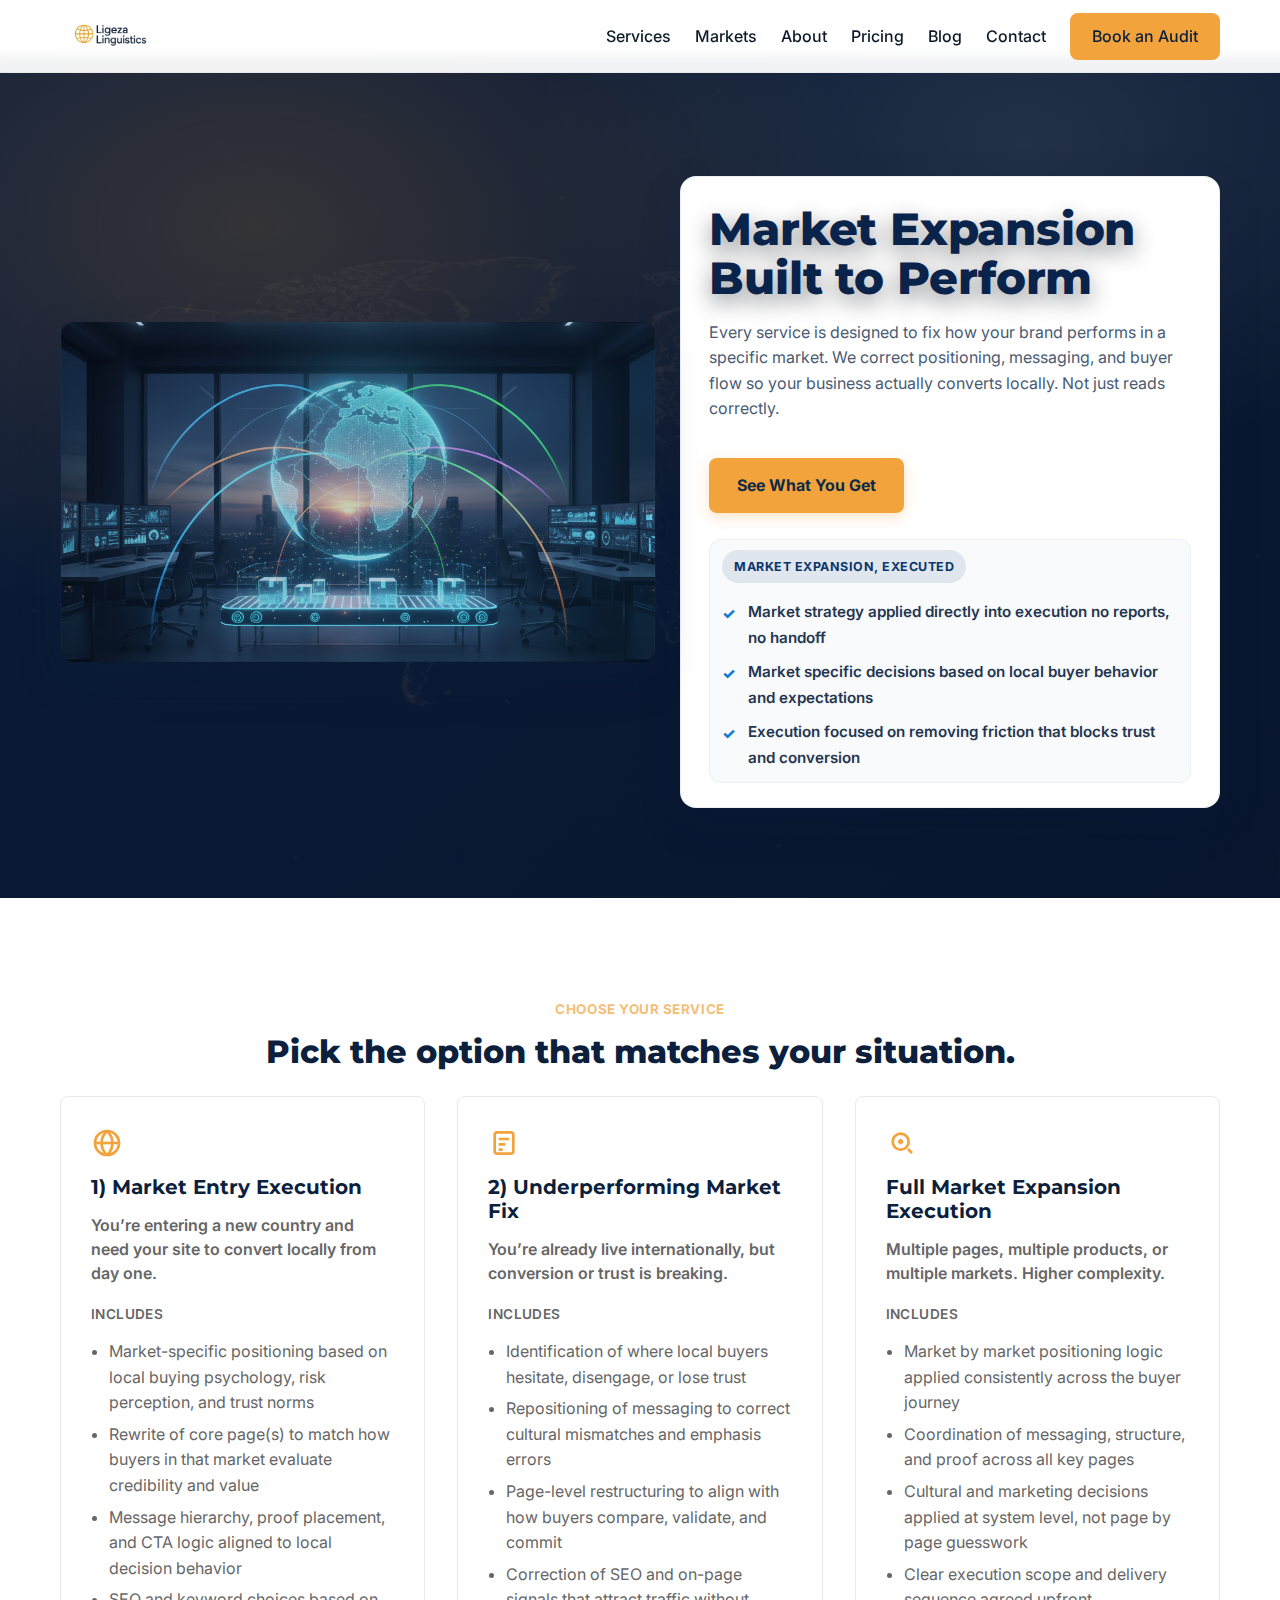
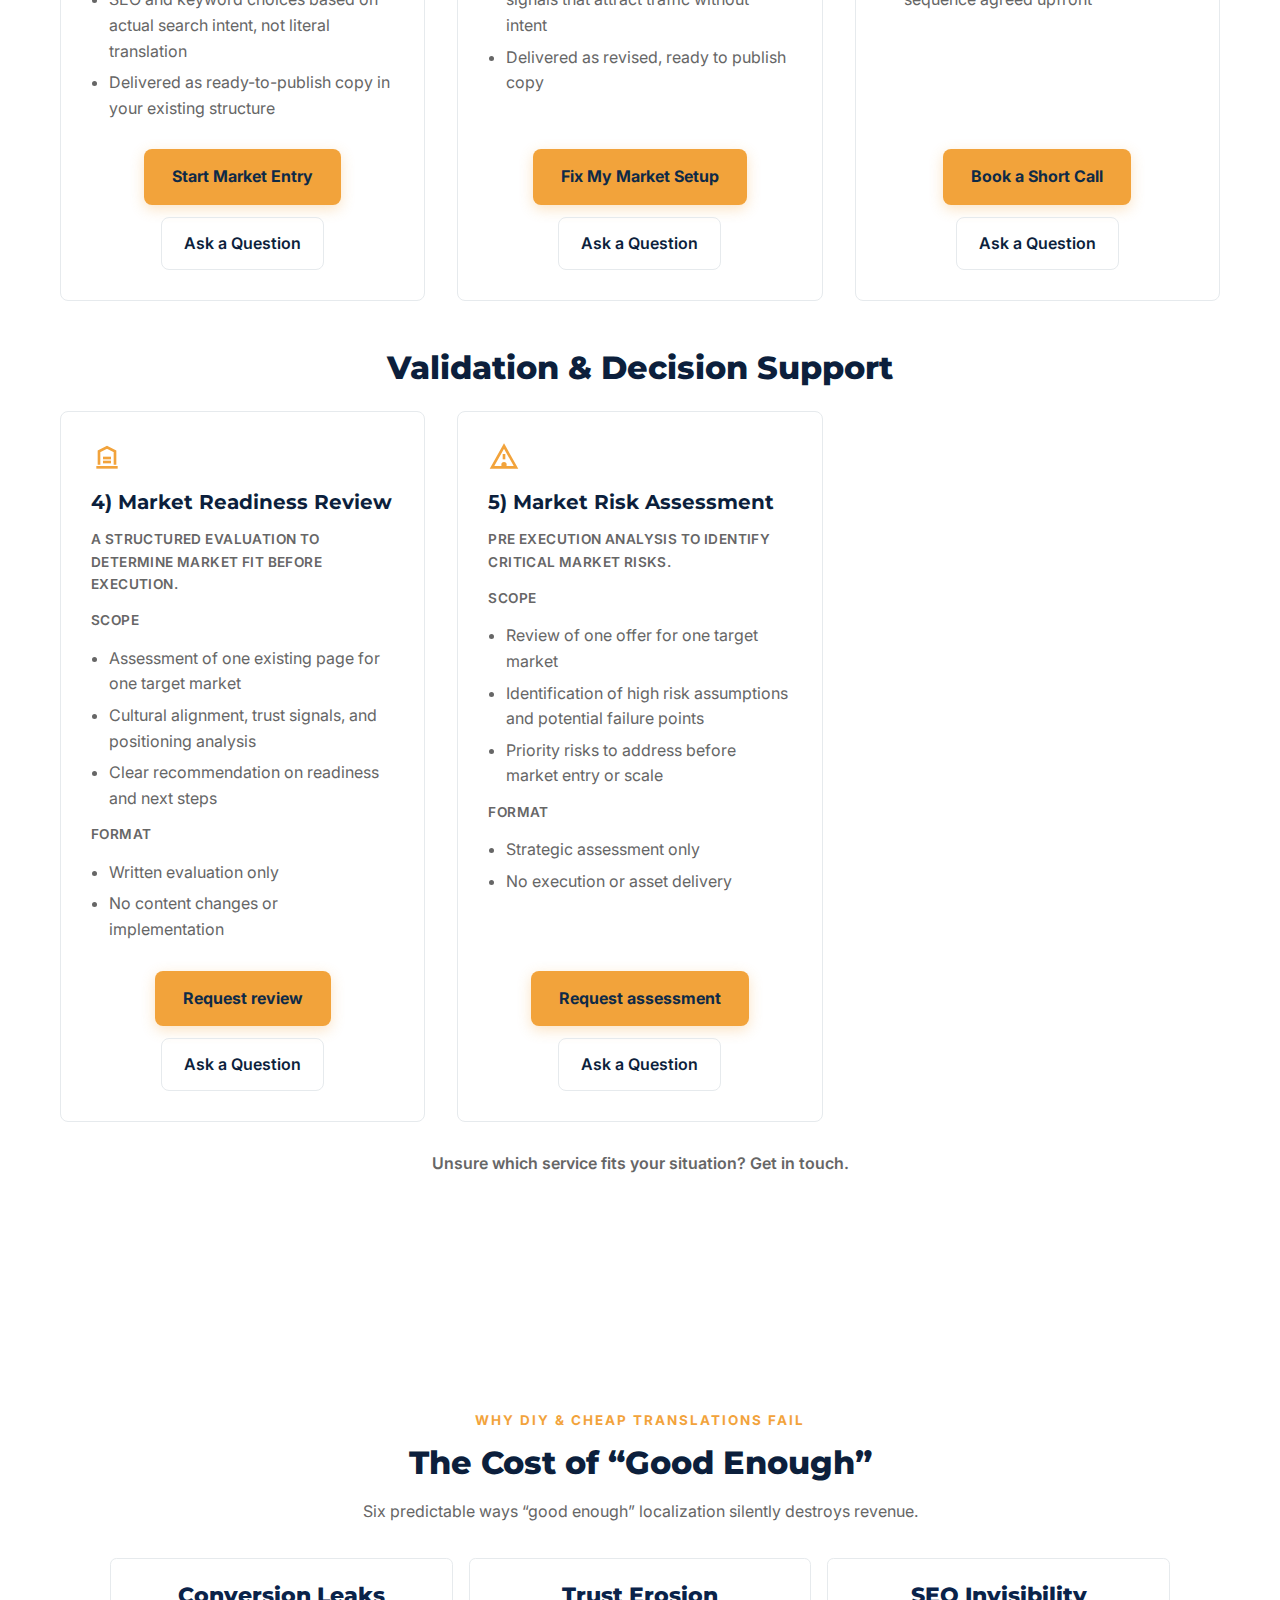
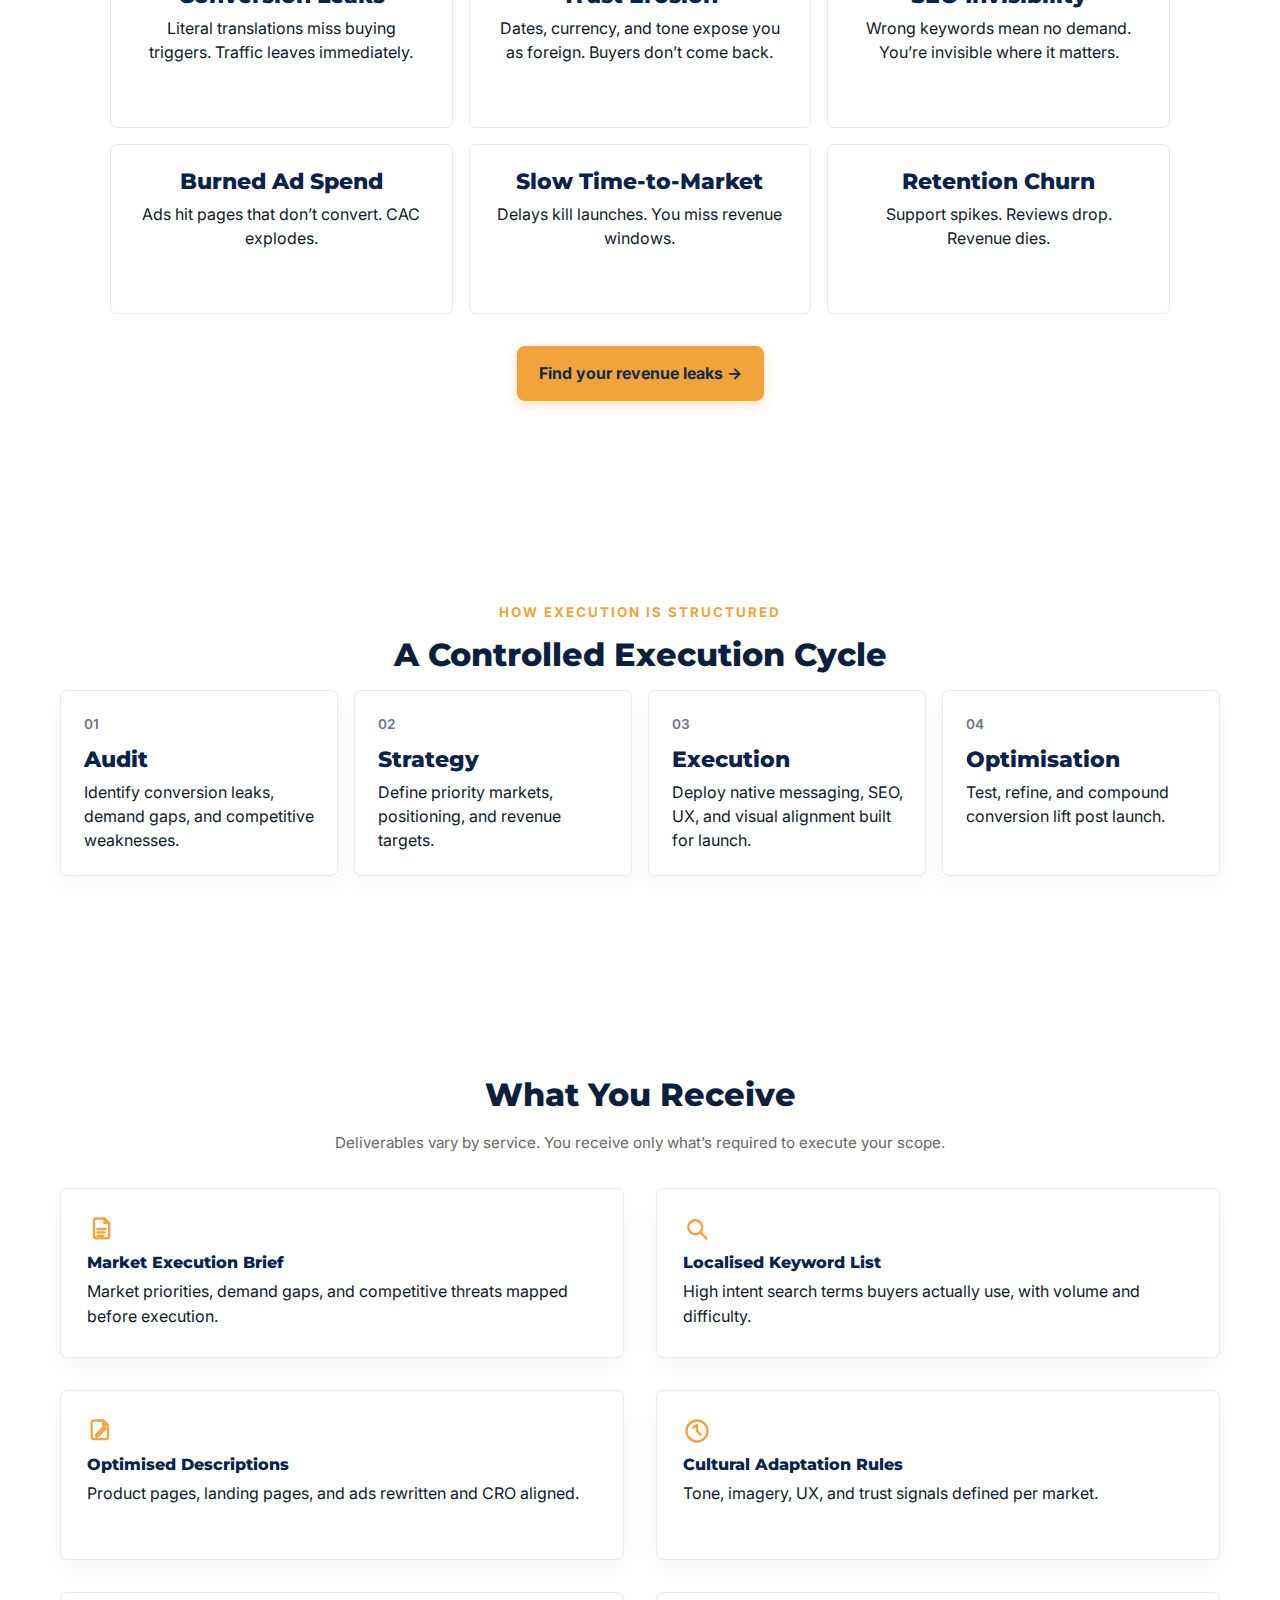
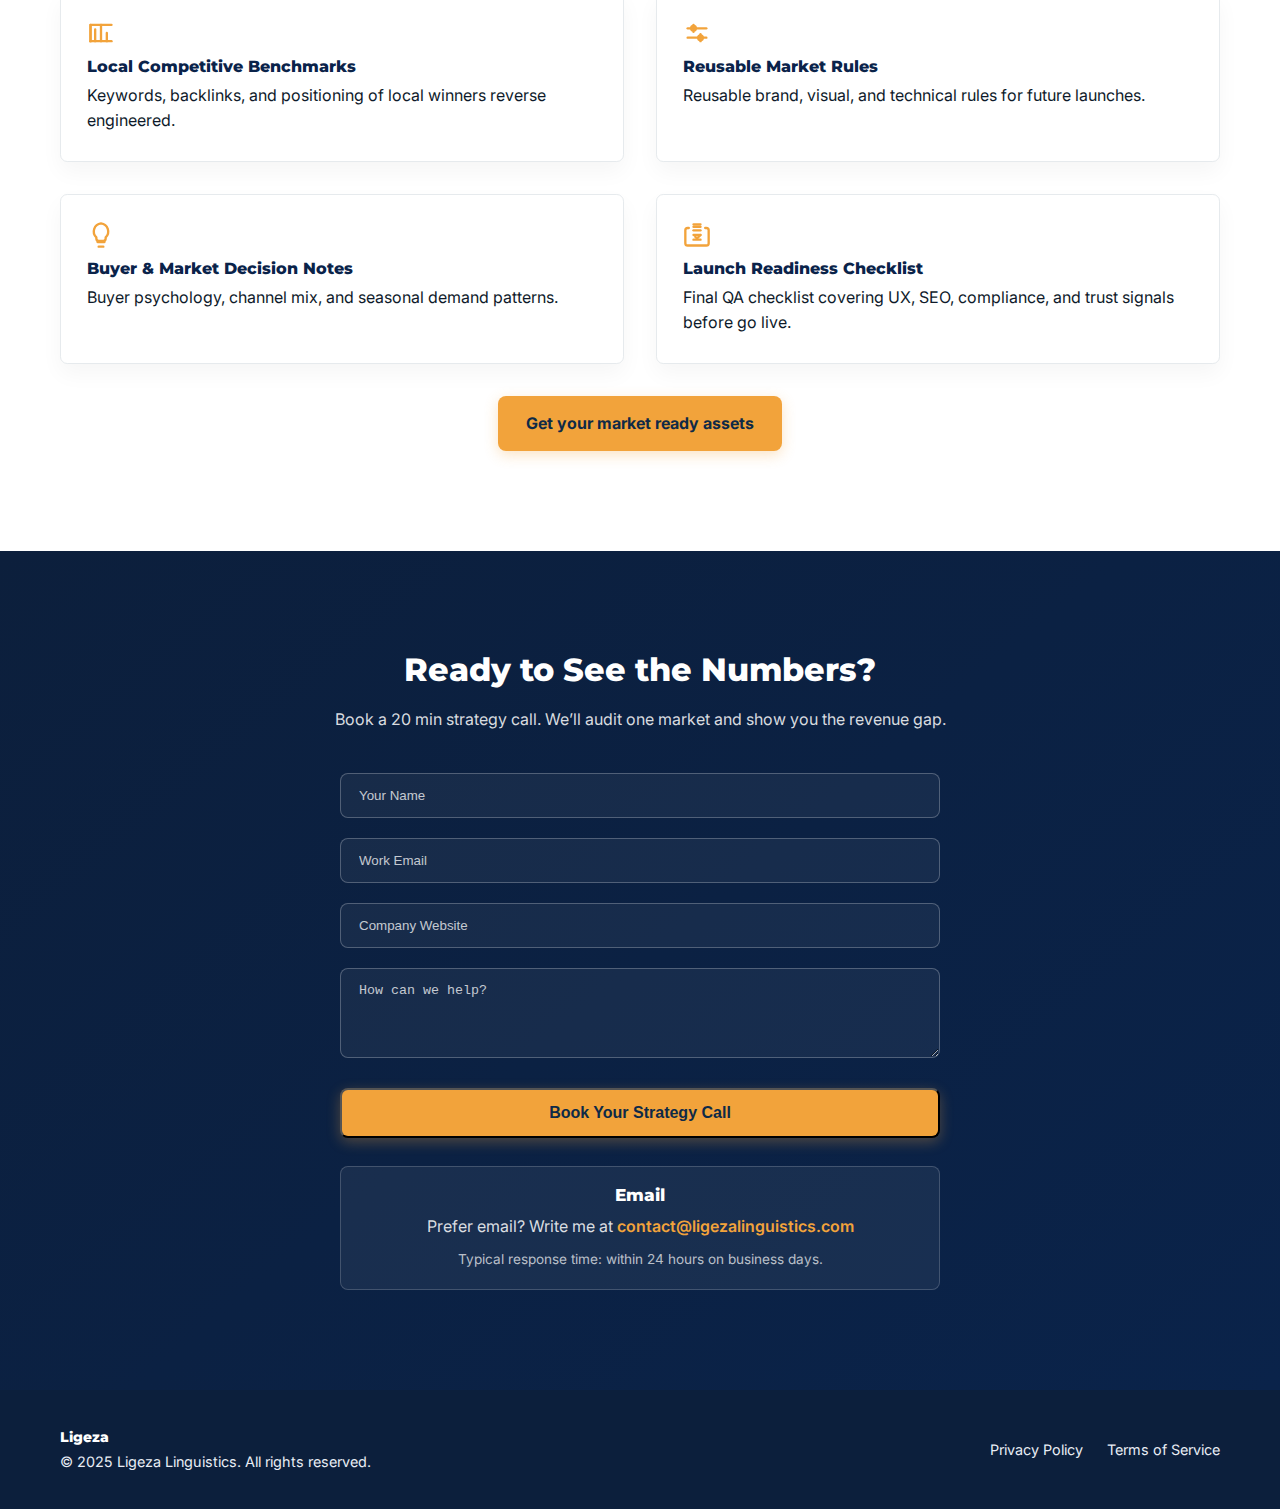
<file: services/index.html>
<!DOCTYPE html>
<html lang="en">
<head>
    <meta charset="UTF-8" />
    <meta name="viewport" content="width=device-width, initial-scale=1.0"/>
    <title>Services</title>
    <meta name="description" content="Revenue-first localisation: audit, strategy, execution & optimisation. See exactly what you get and why generic translations cost you growth."/>
    <link rel="stylesheet" href="/style.css?v=20260108">
    <link href="https://fonts.googleapis.com/css2?family=Inter:wght@400;500;600;700;800&family=Montserrat:wght;700;800;900&display=swap" rel="stylesheet" />
</head>
<body>
    <!-- ===================== NAV ===================== -->
  <header class="nav-bar" id="navbar">
  <div class="container nav-inner">
    <a href="/" class="logo">
      <img src="/Logo1.png" alt="Ligeza Linguistics Logo" class="nav__logo">
    </a>
  <nav class="nav-links">
      <a href="/services/">Services</a>
      <a href="/markets/">Markets</a>
      <a href="/about/">About</a>
      <a href ="/pricing/">Pricing</a>
      <a href="/blog/">Blog</a>
      <a href="/contact/">Contact</a>
      <a href="/next-steps/" class="btn-nav">Book an Audit</a>
    </nav>
    <button class="hamburger" aria-label="open menu" aria-expanded="false">
      <span></span><span></span><span></span>
    </button>
  </div>
</header>
    <!-- ===================== HERO ===================== -->
    <section class="page-header" id="top">
      <div class="container header-grid">
        <div class="header-image-placeholder" aria-hidden="true"></div>
        <div class="header-content">
          <h1 class="hero__headline">Market Expansion Built to Perform</h1>
          <p class="section-lead">
            Every service is designed to fix how your brand performs in a specific market.
We correct positioning, messaging, and buyer flow so your business actually converts locally. Not just reads correctly.
          </p>
          <a href="#deliverables" class="btn-primary">See What You Get</a>
          <div class="hero-meta">
            <div class="hero-eyebrow">MARKET EXPANSION, EXECUTED</div>
            <ul class="hero-trust-points">
              <li>Market strategy applied directly into execution no reports, no handoff</li>
              <li>Market specific decisions based on local buyer behavior and expectations</li>
              <li>Execution focused on removing friction that blocks trust and conversion</li>
            </ul>
          </div>
        </div>
      </div>
    </section>

    <!-- ===================== WHAT THIS INCLUDES ===================== -->
    <section id="services" class="services section">
        <div class="container">
            <p class="section-label">Choose your service</p>
            <h2 class="section-title center">Pick the option that matches your situation.</h2>
            <div class="service-grid">
                <div class="service-card">
                    <div class="icon-box icon-box--custom" aria-hidden="true">
                      <svg viewBox="0 0 24 24">
                        <circle cx="12" cy="12" r="9"></circle>
                        <path d="M3 12h18"></path>
                        <path d="M12 3a12 12 0 0 0 0 18"></path>
                        <path d="M12 3a12 12 0 0 1 0 18"></path>
                      </svg>
                    </div>
                    <h3> 1) Market Entry Execution</h3>
                    <h4>You’re entering a new country and need your site to convert locally from day one.</h4>
                    <p>Includes</p>
                    <ul>
                        <li>Market-specific positioning based on local buying psychology, risk perception, and trust norms</li>
                        <li>Rewrite of core page(s) to match how buyers in that market evaluate credibility and value</li>
                        <li>Message hierarchy, proof placement, and CTA logic aligned to local decision behavior</li>
                        <li>SEO and keyword choices based on actual search intent, not literal translation</li>
                        <li>Delivered as ready-to-publish copy in your existing structure</li>
                    </ul>
                    <div class="service-cta">
                        <a href="https://buy.stripe.com/14AdR98j3bmEb7h5rwcAo03" class="btn-primary">Start Market Entry</a>
                        <a href="/contact/" class="btn-secondary">Ask a Question</a>
                    </div>
                </div>
                <div class="service-card">
                    <div class="icon-box icon-box--custom" aria-hidden="true">
                      <svg viewBox="0 0 24 24">
                        <rect x="5" y="4" width="14" height="16" rx="2"></rect>
                        <path d="M8 9h8M8 13h5M8 17h3"></path>
                      </svg>
                    </div>
                    <h3>2) Underperforming Market Fix</h3>
                    <h4>You’re already live internationally, but conversion or trust is breaking.</h4>
                    <p>Includes</p>
                    <ul>
                        <li>Identification of where local buyers hesitate, disengage, or lose trust</li>
                        <li>Repositioning of messaging to correct cultural mismatches and emphasis errors</li>
                        <li>Page-level restructuring to align with how buyers compare, validate, and commit</li>
                        <li>Correction of SEO and on-page signals that attract traffic without intent</li>
                        <li>Delivered as revised, ready to publish copy</li>
                    </ul>
                    <div class="service-cta">
                        <a href="https://buy.stripe.com/9B6bJ1dDn9ew5MX2fkcAo02" class="btn-primary">Fix My Market Setup</a>
                        <a href="/contact/" class="btn-secondary">Ask a Question</a>
                    </div>
                </div>
                <div class="service-card">
                    <div class="icon-box icon-box--custom" aria-hidden="true">
                      <svg viewBox="0 0 24 24">
                        <circle cx="11" cy="11" r="6"></circle>
                        <path d="m16.5 16.5 3 3"></path>
                        <path d="M9 11h4"></path>
                        <path d="M11 9v4"></path>
                      </svg>
                    </div>
                    <h3>Full Market Expansion Execution</h3>
                    <h4>Multiple pages, multiple products, or multiple markets. Higher complexity.</h4>
                    <p>Includes</p>
                    <ul>
                        <li>Market by market positioning logic applied consistently across the buyer journey</li>
                        <li>Coordination of messaging, structure, and proof across all key pages</li>
                        <li>Cultural and marketing decisions applied at system level, not page by page guesswork</li>
                        <li>Clear execution scope and delivery sequence agreed upfront</li>
                    </ul>
                    <div class="service-cta">
                        <a href="/contact/" class="btn-primary">Book a Short Call</a>
                        <a href="/contact/" class="btn-secondary">Ask a Question</a>
                    </div>
                </div>
            </div>
            <h3 class="section-title center">Validation &amp; Decision Support</h3>
            <div class="service-grid">
                <div class="service-card">
                    <div class="icon-box icon-box--custom" aria-hidden="true">
                      <svg viewBox="0 0 24 24">
                        <path d="M4 19h16"></path>
                        <path d="M6 17V7l6-3 6 3v10"></path>
                        <path d="M9 12h6"></path>
                        <path d="M9 15h6"></path>
                      </svg>
                    </div>
                    <h3>4) Market Readiness Review</h3>
                    <p>A structured evaluation to determine market fit before execution.</p>
                    <p>Scope</p>
                    <ul>
                        <li>Assessment of one existing page for one target market</li>
                        <li>Cultural alignment, trust signals, and positioning analysis</li>
                        <li>Clear recommendation on readiness and next steps</li>
                    </ul>
                    <p>Format</p>
                    <ul>
                        <li>Written evaluation only</li>
                        <li>No content changes or implementation</li>
                    </ul>
                    <div class="service-cta">
                        <a href="https://buy.stripe.com/00wdR9bvfbmEa3d9HMcAo01" class="btn-primary">Request review</a>
                        <a href="/contact/" class="btn-secondary">Ask a Question</a>
                    </div>
                </div>
                <div class="service-card">
                    <div class="icon-box icon-box--custom" aria-hidden="true">
                      <svg viewBox="0 0 24 24">
                        <path d="M12 3l9 16H3l9-16z"></path>
                        <path d="M12 9v4"></path>
                        <circle cx="12" cy="17" r="1"></circle>
                      </svg>
                    </div>
                    <h3>5) Market Risk Assessment</h3>
                    <p>Pre execution analysis to identify critical market risks.</p>
                    <p>Scope</p>
                    <ul>
                        <li>Review of one offer for one target market</li>
                        <li>Identification of high risk assumptions and potential failure points</li>
                        <li>Priority risks to address before market entry or scale</li>
                    </ul>
                    <p>Format</p>
                    <ul>
                        <li>Strategic assessment only</li>
                        <li>No execution or asset delivery</li>
                    </ul>
                    <div class="service-cta">
                        <a href="https://buy.stripe.com/cNi00j56R8asdfpcTYcAo00" class="btn-primary">Request assessment</a>
                        <a href="/contact/" class="btn-secondary">Ask a Question</a>
                    </div>
                </div>
            </div>
            <p class="section-lead center service-followup">
                Unsure which service fits your situation? <a href="/contact/">Get in touch.</a>
            </p>
        </div>
    </section>


    <!-- ===================== PAIN POINTS ===================== -->
    <section class="pain section">
        <div class="container pain-wrap">
            <p class="section-label center">WHY DIY & CHEAP TRANSLATIONS FAIL</p>
            <h2 class="section-title center">The Cost of “Good Enough”</h2>
            <p class="section-lead center">Six predictable ways “good enough” localization silently destroys revenue.</p>
            <div class="pain-cards">
                <div class="pain-card">
                    <h3>Conversion Leaks</h3>
                    <p>Literal translations miss buying triggers. Traffic leaves immediately.</p>
                </div>
                <div class="pain-card">
                    <h3>Trust Erosion</h3>
                    <p>Dates, currency, and tone expose you as foreign. Buyers don’t come back.</p>
                </div>
                <div class="pain-card">
                    <h3>SEO Invisibility</h3>
                    <p>Wrong keywords mean no demand. You’re invisible where it matters.</p>
                </div>
                <div class="pain-card">
                    <h3>Burned Ad Spend</h3>
                    <p>Ads hit pages that don’t convert. CAC explodes.</p>
                </div>
                <div class="pain-card">
                    <h3>Slow Time-to-Market</h3>
                    <p>Delays kill launches. You miss revenue windows.</p>
                </div>
                <div class="pain-card">
                    <h3>Retention Churn</h3>
                    <p>Support spikes. Reviews drop. Revenue dies.</p>
                </div>
            </div>
            <div class="pain-cta">
                <a class="btn-primary" href="../index.html#contact">Find your revenue leaks →</a>
            </div>
        </div>
    </section>

    <!-- ===================== PROCESS ===================== -->
    <section class="process section">
        <div class="container">
            <p class="section-label">HOW EXECUTION IS STRUCTURED</p>
            <h2 class="section-title center">A Controlled Execution Cycle</h2>
            <div class="framework-grid">
                <div class="framework-card">
                    <div class="framework-num">01</div>
                    <h3>Audit</h3>
                    <p>Identify conversion leaks, demand gaps, and competitive weaknesses.</p>
                </div>
                <div class="framework-card">
                    <div class="framework-num">02</div>
                    <h3>Strategy</h3>
                    <p>Define priority markets, positioning, and revenue targets.</p>
                </div>
                <div class="framework-card">
                    <div class="framework-num">03</div>
                    <h3>Execution</h3>
                    <p>Deploy native messaging, SEO, UX, and visual alignment built for launch.</p>
                </div>
                <div class="framework-card">
                    <div class="framework-num">04</div>
                    <h3>Optimisation</h3>
                    <p>Test, refine, and compound conversion lift post launch.</p>
                </div>
            </div>
        </div>
    </section>

    <!-- ===================== DELIVERABLES ===================== -->
    <section id="deliverables" class="deliverables section">
        <div class="container">
            <h2 class="section-title center">What You Receive</h2>
            <p class="section-lead center deliverables-note">
                Deliverables vary by service. You receive only what’s required to execute your scope.
            </p>
            <div class="deliverable-grid">
                <div class="deliverable-card">
                    <div class="icon-box icon-box--custom" aria-hidden="true">
                        <svg viewBox="0 0 24 24" stroke-linecap="round" stroke-linejoin="round">
                            <path d="M8 3h7l4 4v11a2 2 0 0 1-2 2H8a2 2 0 0 1-2-2V5a2 2 0 0 1 2-2z"></path>
                            <path d="M15 3v4h4"></path>
                            <path d="M9 12h7"></path>
                            <path d="M9 15h6"></path>
                            <path d="M9 18h5"></path>
                        </svg>
                    </div>
                    <h3>Market Execution Brief</h3>
                    <p>Market priorities, demand gaps, and competitive threats mapped before execution.</p>
                </div>
                <div class="deliverable-card">
                    <div class="icon-box icon-box--custom" aria-hidden="true">
                        <svg viewBox="0 0 24 24" stroke-linecap="round" stroke-linejoin="round">
                            <circle cx="10.5" cy="10.5" r="6"></circle>
                            <path d="m15 15 5 5"></path>
                        </svg>
                    </div>
                    <h3>Localised Keyword List</h3>
                    <p>High intent search terms buyers actually use, with volume and difficulty.</p>
                </div>
                <div class="deliverable-card">
                    <div class="icon-box icon-box--custom" aria-hidden="true">
                        <svg viewBox="0 0 24 24" stroke-linecap="round" stroke-linejoin="round">
                            <path d="M4 5a2 2 0 0 1 2-2h8l4 4v10a2 2 0 0 1-2 2H6a2 2 0 0 1-2-2z"></path>
                            <path d="M14 3v4h4"></path>
                            <path d="m8 15 6.5-6.5 1.5 1.5L9.5 16.5 8 17z"></path>
                        </svg>
                    </div>
                    <h3>Optimised Descriptions</h3>
                    <p>Product pages, landing pages, and ads rewritten and CRO aligned.</p>
                </div>
                <div class="deliverable-card">
                    <div class="icon-box icon-box--custom" aria-hidden="true">
                        <svg viewBox="0 0 24 24" stroke-linecap="round" stroke-linejoin="round">
                            <circle cx="12" cy="12" r="9"></circle>
                            <path d="M12 7v5l3 3"></path>
                            <path d="M12 7 9 9"></path>
                        </svg>
                    </div>
                    <h3>Cultural Adaptation Rules</h3>
                    <p>Tone, imagery, UX, and trust signals defined per market.</p>
                </div>
                <div class="deliverable-card">
                    <div class="icon-box icon-box--custom" aria-hidden="true">
                        <svg viewBox="0 0 24 24" stroke-linecap="round" stroke-linejoin="round">
                            <path d="M3 19h18"></path>
                            <path d="M3 5v14"></path>
                            <path d="M7 19V9"></path>
                            <path d="M12 19V5"></path>
                            <path d="M17 19v-7"></path>
                            <path d="M3 19V5h18"></path>
                        </svg>
                    </div>
                    <h3>Local Competitive Benchmarks</h3>
                    <p>Keywords, backlinks, and positioning of local winners reverse engineered.</p>
                </div>
                <div class="deliverable-card">
                    <div class="icon-box icon-box--custom" aria-hidden="true">
                        <svg viewBox="0 0 24 24" stroke-linecap="round" stroke-linejoin="round">
                            <path d="M4 8h16"></path>
                            <path d="M4 16h16"></path>
                            <path d="M9 5v6"></path>
                            <path d="M15 13v6"></path>
                            <circle cx="9" cy="8" r="2"></circle>
                            <circle cx="15" cy="16" r="2"></circle>
                        </svg>
                    </div>
                    <h3>Reusable Market Rules</h3>
                    <p>Reusable brand, visual, and technical rules for future launches.</p>
                </div>
                <div class="deliverable-card">
                    <div class="icon-box icon-box--custom" aria-hidden="true">
                        <svg viewBox="0 0 24 24" stroke-linecap="round" stroke-linejoin="round">
                            <path d="M12 2a7 7 0 0 0-4 12v1a2 2 0 0 0 2 2h4a2 2 0 0 0 2-2v-1a7 7 0 0 0-4-12Z"></path>
                            <path d="M9 18h6"></path>
                            <path d="M10 22h4"></path>
                        </svg>
                    </div>
                    <h3>Buyer & Market Decision Notes</h3>
                    <p>Buyer psychology, channel mix, and seasonal demand patterns.</p>
                </div>
                <div class="deliverable-card">
                    <div class="icon-box icon-box--custom" aria-hidden="true">
                        <svg viewBox="0 0 24 24" stroke-linecap="round" stroke-linejoin="round">
                            <path d="M9 5h6"></path>
                            <path d="M9 3h6"></path>
                            <path d="M9 8h6"></path>
                            <path d="M5 6h-1a2 2 0 0 0-2 2v11a2 2 0 0 0 2 2h16a2 2 0 0 0 2-2V8a2 2 0 0 0-2-2h-1"></path>
                            <path d="M9 12h6"></path>
                            <path d="M9 16h6"></path>
                            <path d="m10.5 13.5 1.5 1.5 3-3"></path>
                        </svg>
                    </div>
                    <h3>Launch Readiness Checklist</h3>
                    <p>Final QA checklist covering UX, SEO, compliance, and trust signals before go live.</p>
                </div>
            </div>
            <div class="deliverable-cta">
                <a class="btn-primary" href="../index.html#contact">Get your market ready assets</a>
            </div>
        </div>
    </section>

    <!-- ===================== CTA ===================== -->
    <section id="contact" class="contact section">
        <div class="container section__narrow section__center">
            <h2 class="section-title section-title--invert center">Ready to See the Numbers?</h2>
            <p class="section-lead section-lead--invert center">Book a 20 min strategy call. We’ll audit one market and show you the revenue gap.</p>
               <form action="https://formspree.io/f/mgowypjk" method="POST" class="contact-form">
  <input type="text" name="_gotcha" style="display:none">

  <input type="hidden" name="_subject" value="New strategy call request — Ligeza Linguistics">

  <input type="text" name="name" placeholder="Your Name" required>
  <input type="email" name="email" placeholder="Work Email" required>
  <input type="url" name="website" placeholder="Company Website">
  <textarea name="message" placeholder="How can we help?" rows="4" required></textarea>

  <button type="submit" class="btn-primary">Book Your Strategy Call</button>
</form>

<section class="contact-direct">
  <h3>Email</h3>
  <p>
    Prefer email? Write me at
    <a href="mailto:contact@ligezalinguistics.com?subject=Market%20Expansion%20Inquiry">
      contact@ligezalinguistics.com
    </a>
  </p>
  <p class="small">Typical response time: within 24 hours on business days.</p>
</section>
        </div>
    </section>

    <!-- ===================== FOOTER ===================== -->
    <footer class="site-footer">
        <div class="container footer__inner">
            <div class="footer__left">
                <span class="footer__logo">Ligeza</span>
                <p>© 2025 Ligeza Linguistics. All rights reserved.</p>
            </div>
            <div class="footer__right">
                <a href="#">Privacy Policy</a>
                <a href="#">Terms of Service</a>
            </div>
        </div>
    </footer>

    <script>
        // scroll-aware nav
        let lastScroll = 0;
        const navbar = document.getElementById('navbar');
        window.addEventListener('scroll', () => {
            const currentScroll = window.pageYOffset;
            navbar.style.transform = currentScroll > lastScroll ? 'translateY(-100%)' : 'translateY(0)';
            lastScroll = currentScroll;
        });

        // mobile nav
        const hamburger = document.querySelector('.hamburger');
        const navLinks = document.querySelector('.nav-links');
        hamburger.addEventListener('click', () => {
            const open = navLinks.classList.toggle('open');
            hamburger.setAttribute('aria-expanded', open);
        });
    </script>
<style>
.page-header {
    padding: 120px 20px 90px;
    background: linear-gradient(140deg, #0d2040, #0a1833);
    position: relative;
    overflow: hidden;
}
.page-header::before {
    content: "";
    position: absolute;
    inset: 0;
    background: url("../hero-map-bg.png") center/cover no-repeat;
    background-color: rgba(12, 31, 60, .5);
    background-blend-mode: overlay;
    opacity: .18;
}
.page-header::after {
    content: "";
    position: absolute;
    inset: 0;
    background:
      radial-gradient(80% 80% at 20% 20%, rgba(242,163,59,.18), transparent 60%),
      radial-gradient(70% 70% at 80% 10%, rgba(255,255,255,.10), transparent 55%);
    pointer-events: none;
}
.header-grid {
    display: grid;
    grid-template-columns: 1.05fr 0.95fr;
    gap: 24px;
    align-items: center;
    max-width: var(--max-w);
    margin: 0 auto;
    position: relative;
    z-index: 1;
}
@media (max-width: 900px) {
    .header-grid {
        grid-template-columns: 1fr;
    }
}
.header-content {
    padding: 28px 28px 24px;
    background: #fff;
    border-radius: 16px;
    box-shadow: 0 16px 48px rgba(10, 31, 66, .1);
    border: 1px solid rgba(15, 57, 115, .08);
    max-width: 720px;
}
.header-content .hero__headline {
    font-family: var(--font-display);
    font-size: clamp(2.2rem, 4vw, 2.8rem);
    color: #0a234a;
    margin-bottom: 16px;
    font-weight: 800;
    line-height: 1.1;
}
.page-header .section-lead {
    max-width: 640px;
    margin-bottom: 22px;
    color: #4a5b73;
    line-height: 1.6;
}
.header-content .btn-primary {
    margin-top: 14px;
}
.hero-meta {
    margin-top: 26px;
    padding: 10px 12px 12px;
    background: #f8fafc;
    border: 1px solid rgba(15, 57, 115, .05);
    border-radius: 12px;
}
.hero-eyebrow {
    display: inline-flex;
    align-items: center;
    gap: 8px;
    padding: 6px 12px;
    font-size: .78rem;
    letter-spacing: .04em;
    text-transform: uppercase;
    color: #0c366a;
    background: rgba(12, 54, 106, .1);
    border-radius: 999px;
    margin-bottom: 10px;
    font-weight: 700;
}
.hero-trust-points {
    list-style: none;
    display: grid;
    grid-template-columns: 1fr;
    gap: 8px;
    padding: 6px 0 0;
    margin: 0;
    color: #24354f;
    font-weight: 600;
    font-size: .95rem;
}
.hero-trust-points li {
    position: relative;
    padding-left: 26px;
}
.hero-trust-points li::before {
    content: '✓';
    position: absolute;
    left: 0;
    top: 2px;
    color: #0f7ad0;
    font-weight: 800;
}
.header-image-placeholder {
    position: relative;
    height: 340px;
    border-radius: 14px;
    overflow: hidden;
    background: url('../services.png') center/cover no-repeat;
    box-shadow: 0 18px 40px rgba(12, 31, 60, .25);
    border: 1px solid rgba(10, 42, 82, .2);
}
.header-image-placeholder::after {
    content: '';
    position: absolute;
    inset: 0;
    background: linear-gradient(135deg, rgba(6, 26, 60, .25), rgba(14, 90, 150, .2));
    pointer-events: none;
}

.services .section-label {
    letter-spacing: 0.04em;
    opacity: 0.7;
}
.services .service-grid {
    grid-template-columns: repeat(3, minmax(240px, 1fr));
}
@media (max-width: 900px) {
    .services .service-grid {
        grid-template-columns: repeat(2, minmax(220px, 1fr));
    }
}
@media (max-width: 640px) {
    .services .service-grid {
        grid-template-columns: 1fr;
    }
}
.services .service-card {
    display: flex;
    flex-direction: column;
    justify-content: flex-start;
    gap: 6px;
    min-height: 220px;
}
.services .section-title + .service-grid {
    margin-top: 24px;
}
.services .service-grid + .section-title {
    margin-top: 48px;
}
.services .service-card h3 {
    font-weight: 700;
    margin-bottom: 8px;
}
.services .service-card h4 {
    margin: 0 0 12px;
    font-size: 1rem;
    font-weight: 600;
    color: var(--muted);
    line-height: 1.5;
}
.services .service-card p {
    margin-top: 0;
    color: var(--muted);
    font-weight: 600;
    text-transform: uppercase;
    letter-spacing: 0.03em;
    font-size: .85rem;
    margin-bottom: 8px;
}
.services .service-card ul {
    margin: 0;
    padding-left: 18px;
    color: var(--muted);
    line-height: 1.6;
}
.services .service-card li {
    margin-bottom: 6px;
}
.services .service-cta {
    margin-top: auto;
    padding-top: 16px;
    display: flex;
    flex-wrap: wrap;
    gap: 12px;
    justify-content: center;
    align-items: center;
}
.services .btn-secondary {
    display: inline-block;
    padding: 12px 22px;
    border-radius: var(--radius);
    border: 1px solid var(--border);
    color: var(--bg-dark);
    font-weight: 600;
    transition: .25s;
}
.services .btn-secondary:hover {
    transform: translateY(-1px);
    border-color: rgba(242, 163, 59, .6);
    color: var(--bg-dark);
}
.services .service-followup {
    margin-top: 28px;
    font-weight: 600;
    text-align: center;
}
.deliverables-note {
    font-size: .95rem;
    color: var(--muted);
    margin-top: 10px;
    text-align: center;
}
.services .icon-box--custom {
    margin-bottom: 10px;
    width: 32px;
    height: 32px;
    color: var(--accent);
    display: inline-flex;
    align-items: center;
    justify-content: flex-start;
}
.services .icon-box--custom::before {
    content: none;
}
.services .icon-box--custom svg {
    width: 32px;
    height: 32px;
    stroke: var(--accent);
    stroke-width: 2;
    fill: none;
}

.pain-wrap {
    max-width: 1100px;
    margin: 0 auto;
    text-align: center;
}
.pain-cards {
    display: grid;
    grid-template-columns: repeat(3, minmax(240px, 1fr));
    gap: 16px;
}
@media (max-width: 640px) {
    .pain-cards {
        grid-template-columns: 1fr;
    }
}
.pain-card {
    padding: calc(var(--card-pad) * 0.8);
    border: 1px solid var(--border);
    border-radius: calc(var(--radius) * 0.8);
    background: #fff;
    min-height: 170px;
    display: flex;
    flex-direction: column;
    gap: 4px;
    box-shadow: none;
}
.pain-card h3 {
    margin: 0 0 4px;
    font-weight: 800;
    color: #0a234a;
}
.pain-card p {
    margin: 0;
    line-height: 1.5;
}
.pain-cta {
    margin-top: 32px;
    text-align: center;
}
.pain-cta .btn-primary {
    padding: 14px 22px;
    font-size: 1rem;
    font-weight: 700;
}

.framework-grid {
    display: grid;
    grid-template-columns: repeat(4, minmax(200px, 1fr));
    gap: 16px;
}
@media (max-width: 900px) {
    .framework-grid {
        grid-template-columns: repeat(2, minmax(200px, 1fr));
    }
}
@media (max-width: 600px) {
    .framework-grid {
        grid-template-columns: 1fr;
    }
}
.framework-card {
    padding: calc(var(--card-pad) * 0.75);
    border: 1px solid var(--border);
    border-radius: calc(var(--radius) * 0.85);
    box-shadow: 0 10px 22px rgba(0, 0, 0, .04);
    background: #fff;
    display: flex;
    flex-direction: column;
    gap: 8px;
    min-height: 150px;
}
.framework-num {
    font-size: 0.85rem;
    font-weight: 600;
    color: #6b768a;
    margin-bottom: 2px;
}
.framework-card h3 {
    margin: 0;
    font-weight: 800;
    color: #0a234a;
}
.framework-card p {
    margin: 0;
    line-height: 1.5;
}

.deliverable-grid {
    display: grid;
    grid-template-columns: repeat(2, minmax(260px, 1fr));
    gap: var(--grid-gap);
    margin-top: var(--gap-lead-content);
}
@media (max-width: 768px) {
    .deliverable-grid {
        grid-template-columns: 1fr;
    }
}
.deliverable-card {
    padding: calc(var(--card-pad) * 0.85);
    border: 1px solid var(--border);
    border-radius: calc(var(--radius) * 0.9);
    background: #fff;
    box-shadow: 0 10px 22px rgba(0,0,0,.04);
    display: flex;
    flex-direction: column;
    gap: 6px;
    min-height: 170px;
}
.deliverable-card h3 {
    margin: 0;
    font-weight: 800;
    font-size: 1.03rem;
    color: #0a234a;
    text-align: left;
}
.deliverable-card p {
    margin: 0;
    line-height: 1.6;
    text-align: left;
}
.deliverable-card .icon-box--custom {
    margin-bottom: 4px;
    width: 28px;
    height: 28px;
    display: inline-flex;
    align-items: center;
    justify-content: flex-start;
}
.icon-box--custom::before {
    content: none;
}
.deliverable-card .icon-box--custom svg {
    width: 100%;
    height: 100%;
    stroke: var(--accent);
    stroke-width: 2;
    fill: none;
}
.deliverable-cta {
    margin-top: 32px;
    text-align: center;
}

.section:not(.contact),
.section-block,
.services,
.pain,
.process,
.deliverables {
    background: #fff;
}
.contact {
    background: linear-gradient(140deg, #0c1f3c, #0a234a);
    color: #fff;
}
  /* Match main hero background */
  .page-header {
    background: linear-gradient(140deg, #0d2040, #0a1833);
    position: relative;
    overflow: hidden;
  }
  .page-header::before {
    content: "";
    position: absolute;
    inset: 0;
    background: url("../hero-map-bg.png") center/cover no-repeat;
    background-color: rgba(12, 31, 60, .5);
    background-blend-mode: overlay;
    opacity: .18;
  }
  .page-header::after {
    content: "";
    position: absolute;
    inset: 0;
    background:
      radial-gradient(80% 80% at 20% 20%, rgba(242,163,59,.18), transparent 60%),
      radial-gradient(70% 70% at 80% 10%, rgba(255,255,255,.10), transparent 55%);
    pointer-events: none;
  }
  .page-header .header-grid,
  .page-header .post-hero__inner {
    position: relative;
    z-index: 1;
  }
  </style>
</body>
</html>
</file>
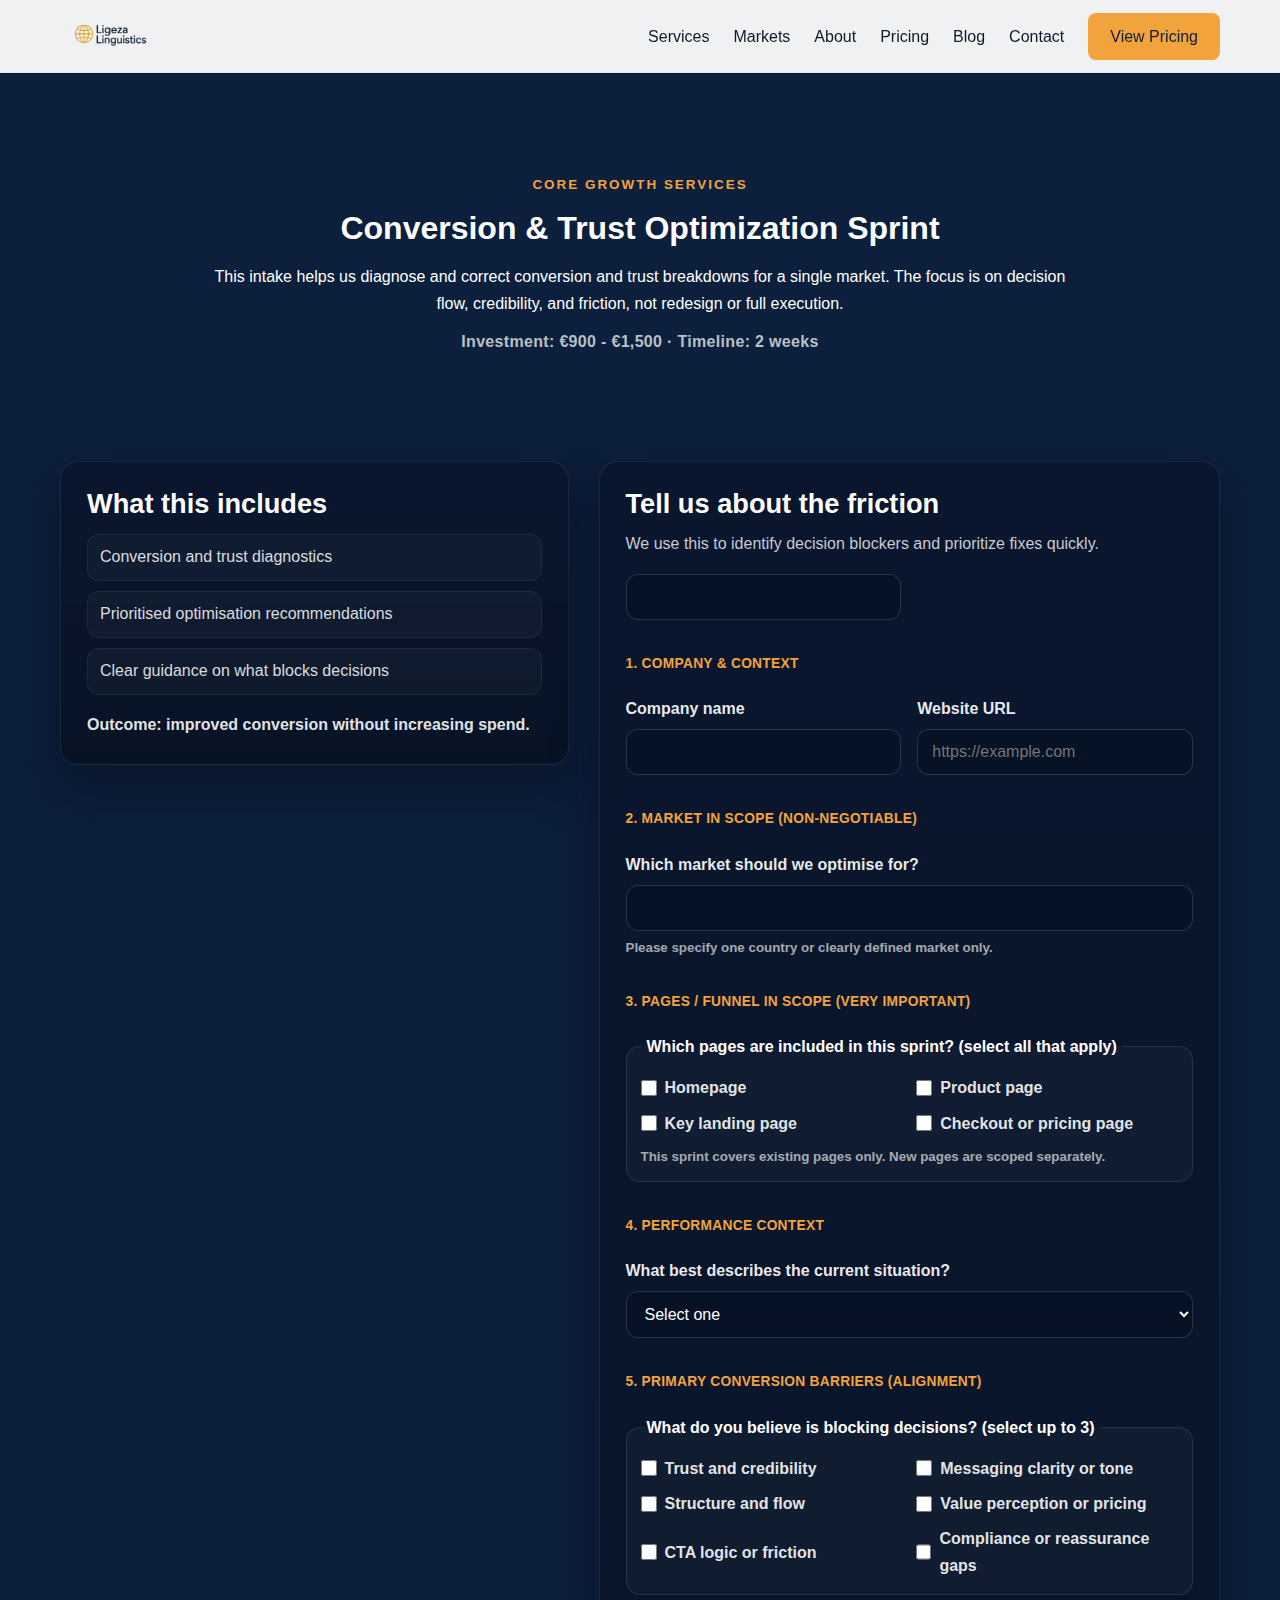
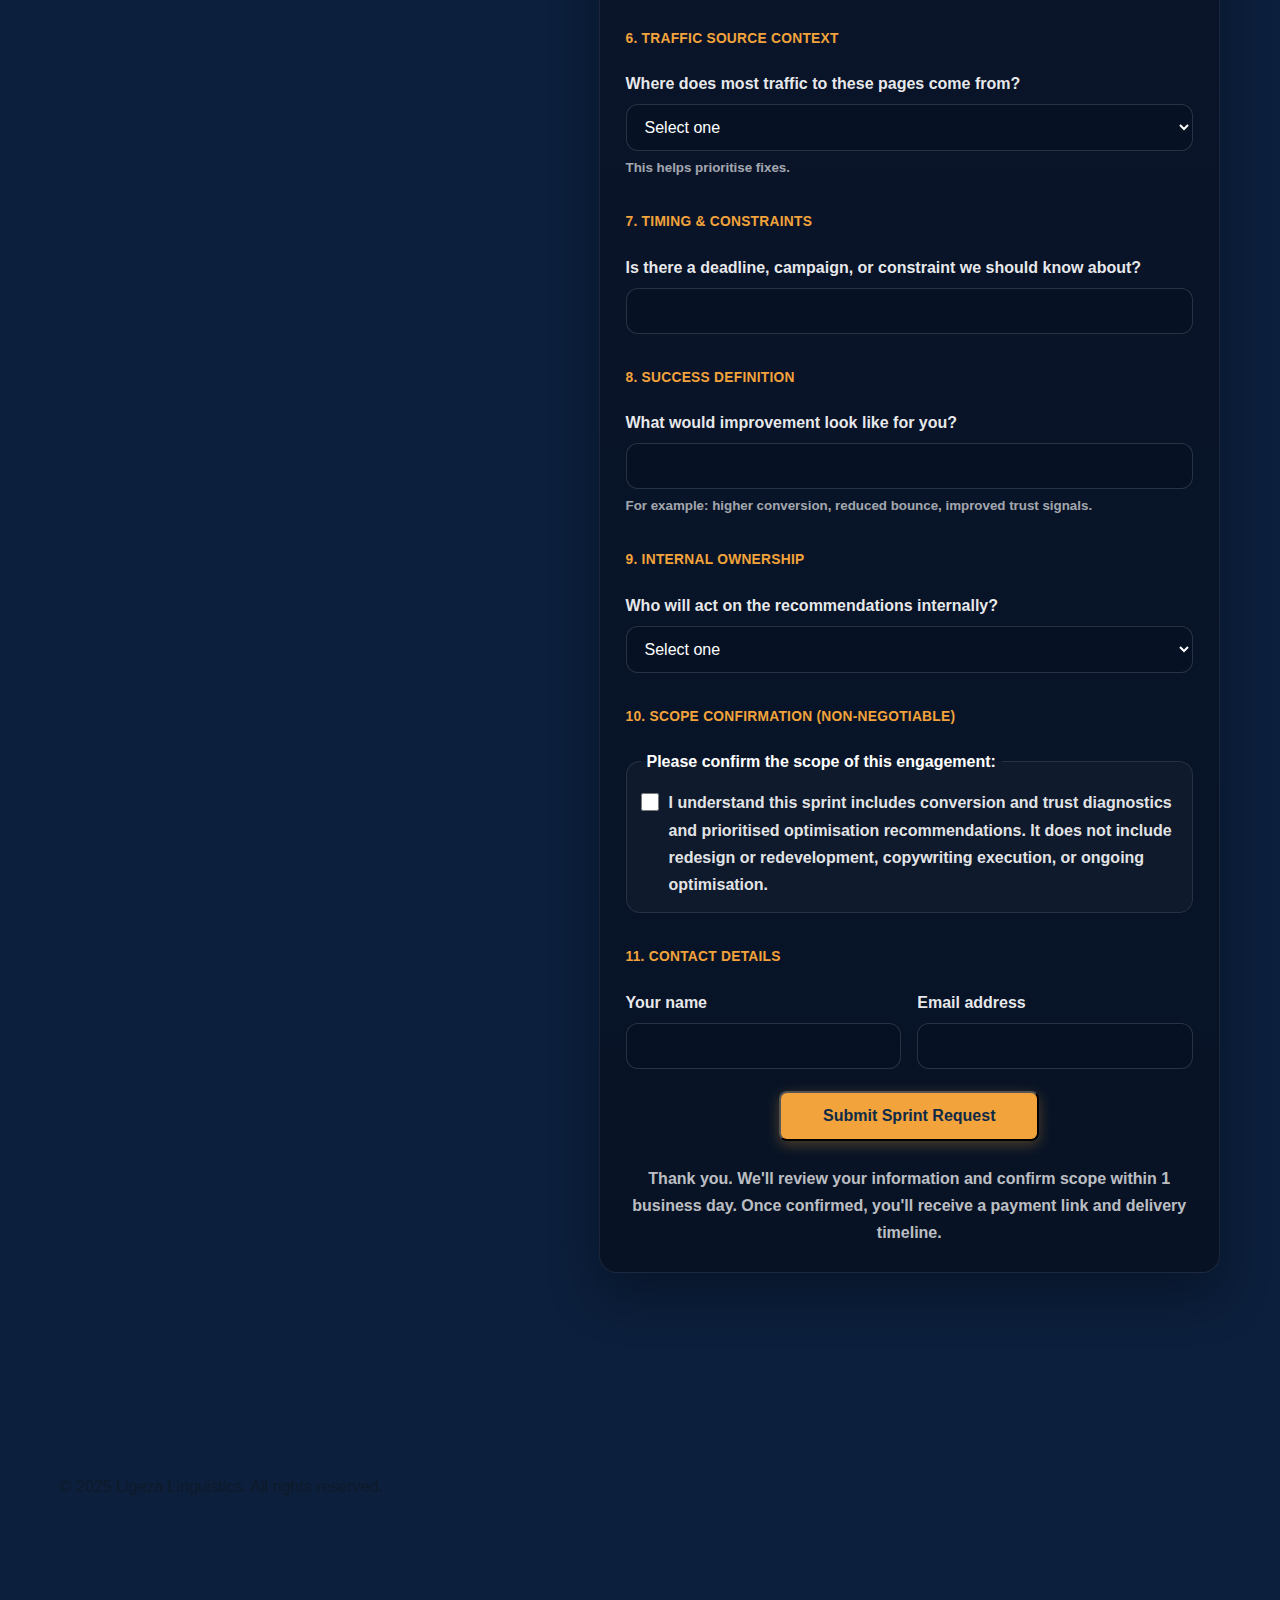
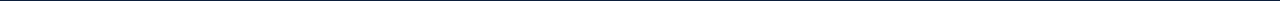
<file: pricing/conversion-trust-sprint/index.html>
<!DOCTYPE html>
<html lang="en">
  <head>
    <meta charset="UTF-8" />
    <meta name="viewport" content="width=device-width, initial-scale=1.0" />
    <title>Conversion &amp; Trust Optimization Sprint | Ligeza Linguistics</title>
    <meta
      name="description"
      content="Conversion and trust optimization sprint intake: diagnose decision friction and credibility breakdowns for a single market."
    />
    <link rel="stylesheet" href="../../style.css" />
    <link rel="stylesheet" href="../conversion-trust-sprint.css" />
    <script src="../../assets/site.js" defer></script>
  </head>
  <body>
    <header class="nav-bar" id="navbar">
      <div class="container nav-inner">
        <a href="/" class="logo">
          <img src="../../Logo1.png" alt="Ligeza Linguistics Logo" class="nav__logo" />
        </a>
        <nav class="nav-links">
          <a href="/services/">Services</a>
          <a href="/markets/">Markets</a>
          <a href="/about/">About</a>
          <a href="/pricing/">Pricing</a>
          <a href="/blog/">Blog</a>
          <a href="/contact/">Contact</a>
          <a href="/pricing/" class="btn-nav">View Pricing</a>
        </nav>
        <button class="hamburger" aria-label="open menu" aria-expanded="false">
          <span></span><span></span><span></span>
        </button>
      </div>
    </header>

    <main>
      <!-- ===================== SPRINT HERO ===================== -->
      <section class="section sprint-hero">
        <div class="container sprint-hero-inner">
          <p class="section-label center">CORE GROWTH SERVICES</p>
          <h1 class="section-title center">Conversion &amp; Trust Optimization Sprint</h1>
          <p class="section-subtitle center">
            This intake helps us diagnose and correct conversion and trust breakdowns for a single market.
            The focus is on decision flow, credibility, and friction, not redesign or full execution.
          </p>
          <p class="sprint-meta center">Investment: &euro;900 - &euro;1,500 &middot; Timeline: 2 weeks</p>
        </div>
      </section>

      <!-- ===================== SPRINT FORM ===================== -->
      <section class="section sprint-form-section">
        <div class="container sprint-grid">
          <aside class="sprint-panel">
            <h2>What this includes</h2>
            <ul>
              <li>Conversion and trust diagnostics</li>
              <li>Prioritised optimisation recommendations</li>
              <li>Clear guidance on what blocks decisions</li>
            </ul>
            <p class="sprint-outcome">
              Outcome: improved conversion without increasing spend.
            </p>
          </aside>

          <div class="sprint-form-card">
            <h2>Tell us about the friction</h2>
            <p>We use this to identify decision blockers and prioritize fixes quickly.</p>

            <form action="https://formspree.io/f/xojdywzl" method="POST" class="sprint-form">
              <input type="text" name="_gotcha" class="sr-only" tabindex="-1" autocomplete="off" />
              <input type="hidden" name="_subject" value="Conversion and Trust Sprint request" />

              <div class="sprint-section-label">1. Company &amp; Context</div>

              <label class="sprint-field">
                <span>Company name</span>
                <input type="text" name="company_name" required />
              </label>

              <label class="sprint-field">
                <span>Website URL</span>
                <input type="url" name="website" placeholder="https://example.com" required />
              </label>

              <div class="sprint-section-label">2. Market in Scope (non-negotiable)</div>

              <label class="sprint-field sprint-field--full">
                <span>Which market should we optimise for?</span>
                <input type="text" name="market" required />
                <small>Please specify one country or clearly defined market only.</small>
              </label>

              <div class="sprint-section-label">3. Pages / Funnel in Scope (very important)</div>

              <fieldset class="sprint-field sprint-field--full sprint-fieldset">
                <legend>Which pages are included in this sprint? (select all that apply)</legend>
                <div class="sprint-checks">
                  <label><input type="checkbox" name="pages_in_scope" value="homepage" /> Homepage</label>
                  <label><input type="checkbox" name="pages_in_scope" value="product-page" /> Product page</label>
                  <label><input type="checkbox" name="pages_in_scope" value="landing-page" /> Key landing page</label>
                  <label><input type="checkbox" name="pages_in_scope" value="checkout-pricing" /> Checkout or pricing page</label>
                </div>
                <small>This sprint covers existing pages only. New pages are scoped separately.</small>
              </fieldset>

              <div class="sprint-section-label">4. Performance Context</div>

              <label class="sprint-field sprint-field--full">
                <span>What best describes the current situation?</span>
                <select name="performance_context" required>
                  <option value="" disabled selected>Select one</option>
                  <option value="traffic-conversion-low">Traffic is coming, conversion is low</option>
                  <option value="dropped-after-localisation">Conversion dropped after localisation or changes</option>
                  <option value="worse-than-home">Market performs worse than the home market</option>
                  <option value="not-sure-off">Not sure - performance feels off</option>
                </select>
              </label>

              <div class="sprint-section-label">5. Primary Conversion Barriers (alignment)</div>

              <fieldset class="sprint-field sprint-field--full sprint-fieldset">
                <legend>What do you believe is blocking decisions? (select up to 3)</legend>
                <div class="sprint-checks">
                  <label><input type="checkbox" name="conversion_barriers" value="trust-credibility" /> Trust and credibility</label>
                  <label><input type="checkbox" name="conversion_barriers" value="messaging-tone" /> Messaging clarity or tone</label>
                  <label><input type="checkbox" name="conversion_barriers" value="structure-flow" /> Structure and flow</label>
                  <label><input type="checkbox" name="conversion_barriers" value="value-pricing" /> Value perception or pricing</label>
                  <label><input type="checkbox" name="conversion_barriers" value="cta-friction" /> CTA logic or friction</label>
                  <label><input type="checkbox" name="conversion_barriers" value="compliance-gaps" /> Compliance or reassurance gaps</label>
                </div>
              </fieldset>

              <div class="sprint-section-label">6. Traffic Source Context</div>

              <label class="sprint-field sprint-field--full">
                <span>Where does most traffic to these pages come from?</span>
                <select name="traffic_source" required>
                  <option value="" disabled selected>Select one</option>
                  <option value="organic">Organic search</option>
                  <option value="paid">Paid ads</option>
                  <option value="direct">Direct / brand traffic</option>
                  <option value="mixed">Mixed / not sure</option>
                </select>
                <small>This helps prioritise fixes.</small>
              </label>

              <div class="sprint-section-label">7. Timing &amp; Constraints</div>

              <label class="sprint-field sprint-field--full">
                <span>Is there a deadline, campaign, or constraint we should know about?</span>
                <input type="text" name="timing_constraints" />
              </label>

              <div class="sprint-section-label">8. Success Definition</div>

              <label class="sprint-field sprint-field--full">
                <span>What would improvement look like for you?</span>
                <input type="text" name="success_definition" required />
                <small>For example: higher conversion, reduced bounce, improved trust signals.</small>
              </label>

              <div class="sprint-section-label">9. Internal Ownership</div>

              <label class="sprint-field sprint-field--full">
                <span>Who will act on the recommendations internally?</span>
                <select name="internal_ownership" required>
                  <option value="" disabled selected>Select one</option>
                  <option value="founder-leadership">Founder / leadership</option>
                  <option value="marketing-growth">Marketing or growth team</option>
                  <option value="external-agency">External agency / partners</option>
                </select>
              </label>

              <div class="sprint-section-label">10. Scope Confirmation (non-negotiable)</div>

              <fieldset class="sprint-field sprint-field--full sprint-fieldset sprint-scope">
                <legend>Please confirm the scope of this engagement:</legend>
                <label class="sprint-scope-check">
                  <input type="checkbox" name="scope_confirmation" value="confirmed" required />
                  <span>
                    I understand this sprint includes conversion and trust diagnostics and prioritised optimisation
                    recommendations. It does not include redesign or redevelopment, copywriting execution, or ongoing optimisation.
                  </span>
                </label>
              </fieldset>

              <div class="sprint-section-label">11. Contact Details</div>

              <label class="sprint-field">
                <span>Your name</span>
                <input type="text" name="name" required />
              </label>

              <label class="sprint-field">
                <span>Email address</span>
                <input type="email" name="email" required />
              </label>

              <button type="submit" class="btn-primary sprint-submit">Submit Sprint Request</button>

              <p class="sprint-note">
                Thank you. We'll review your information and confirm scope within 1 business day.
                Once confirmed, you'll receive a payment link and delivery timeline.
              </p>
            </form>
          </div>
        </div>
      </section>
    </main>

    <footer class="section">
      <div class="container">
        <div class="footer-bottom">
          <p>&copy; <span id="year"></span> Ligeza Linguistics. All rights reserved.</p>
        </div>
      </div>
    </footer>
  </body>
</html>
</file>
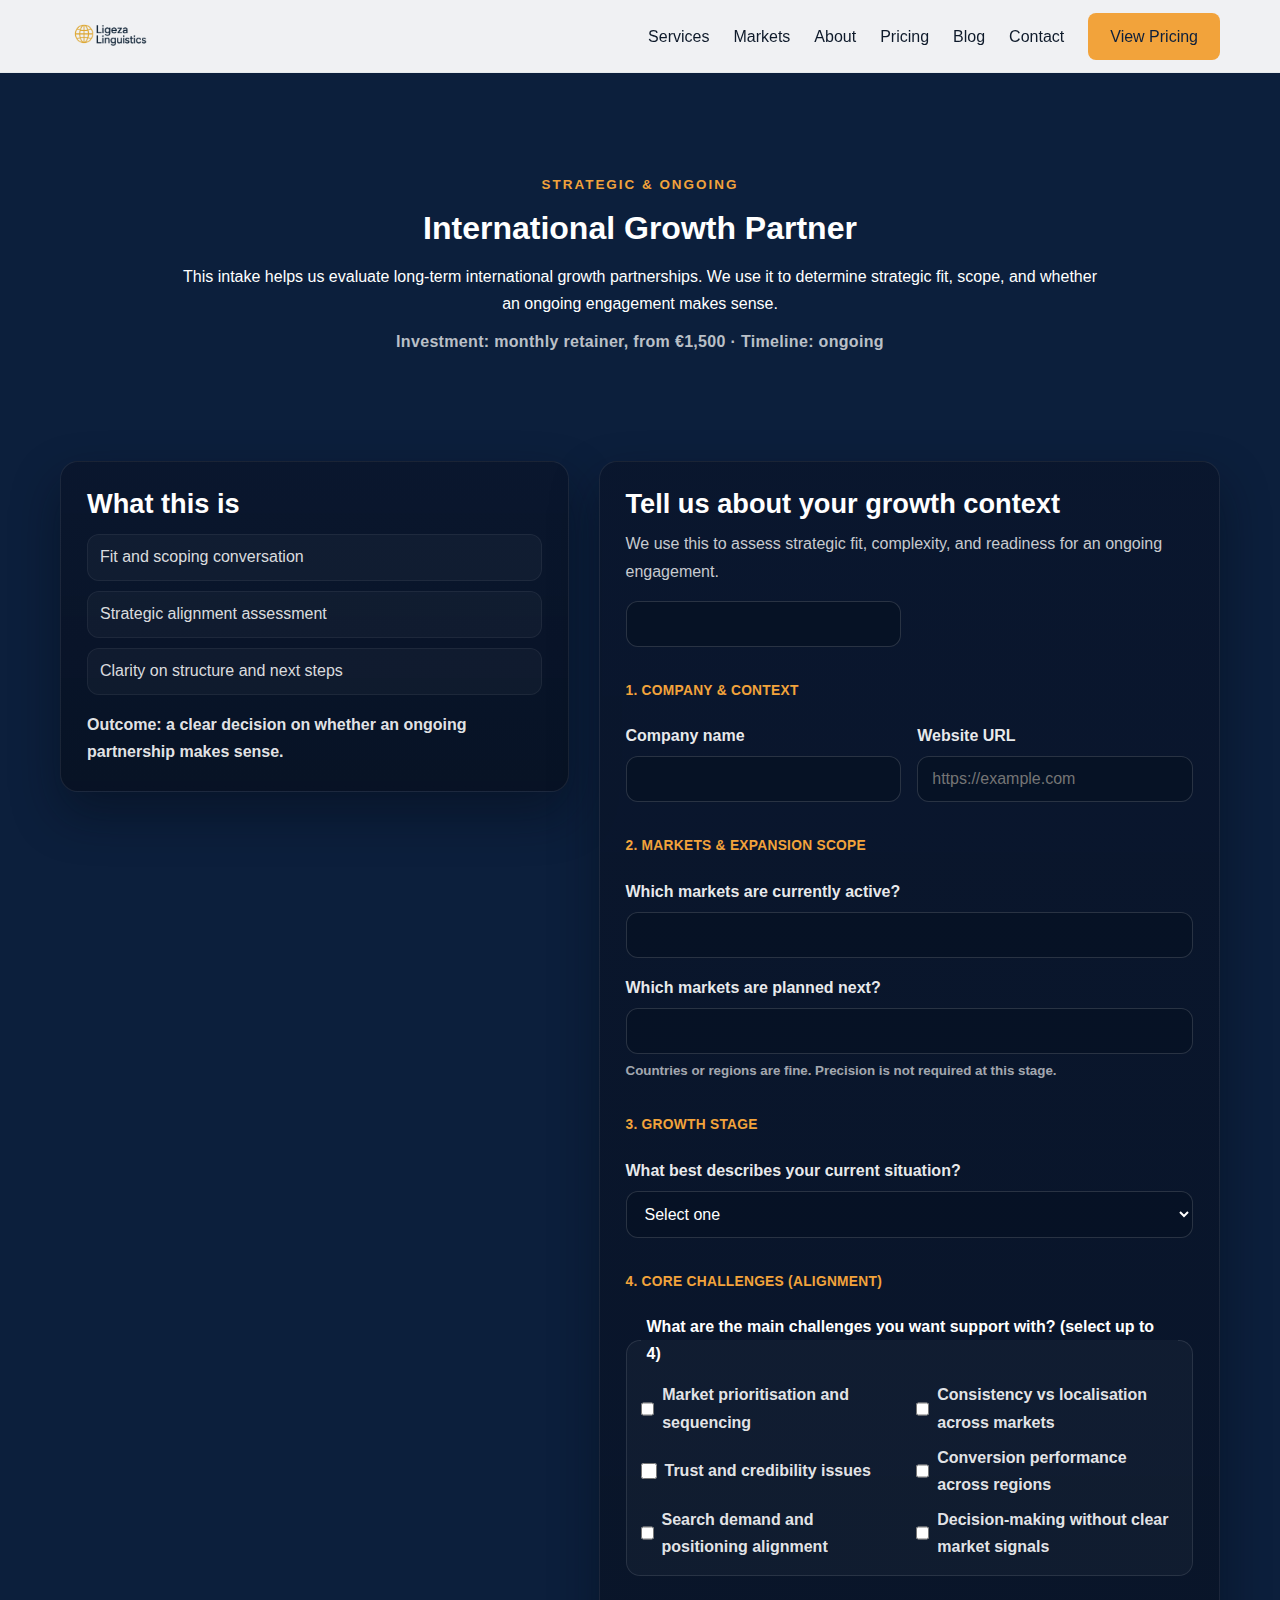
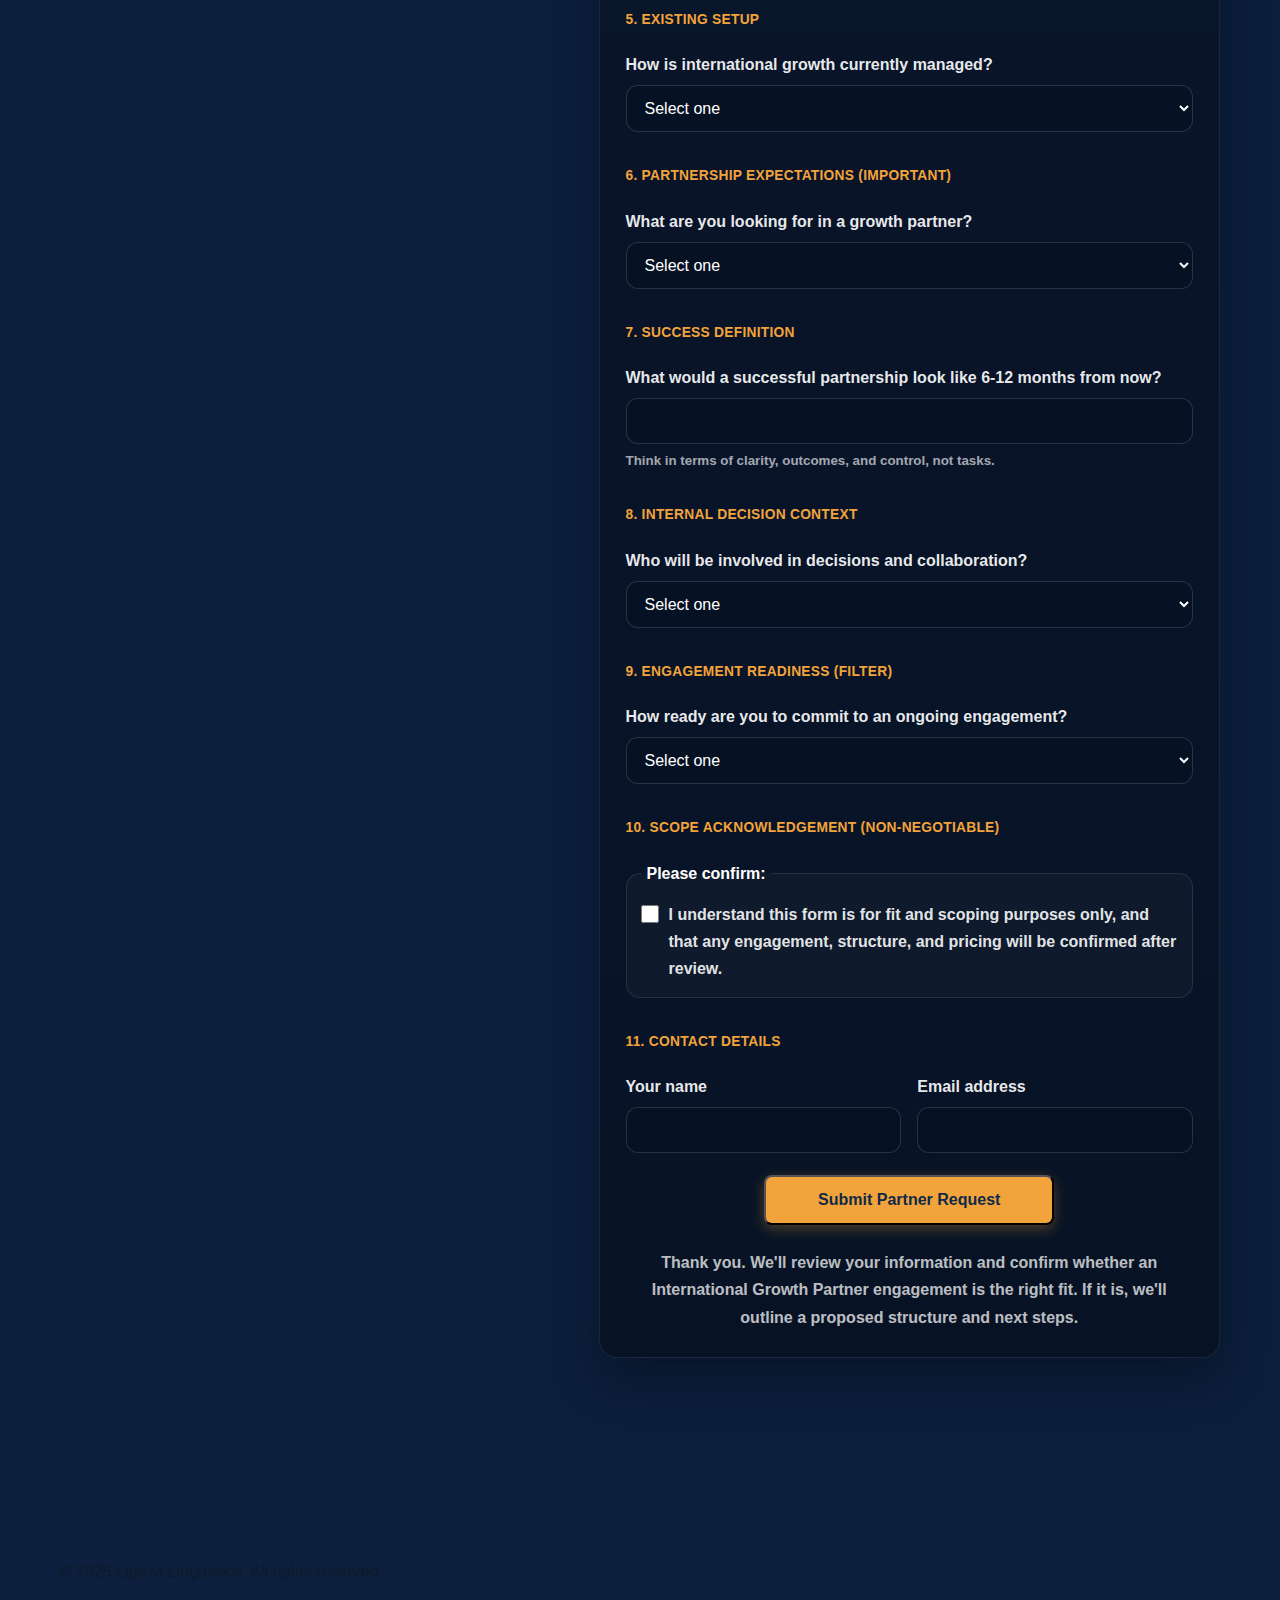
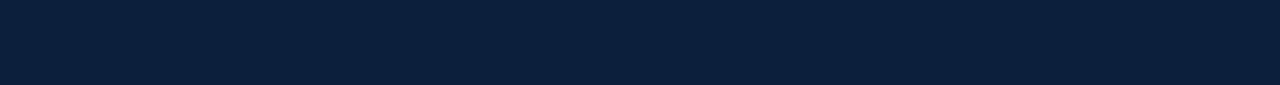
<file: pricing/international-growth-partner/index.html>
<!DOCTYPE html>
<html lang="en">
  <head>
    <meta charset="UTF-8" />
    <meta name="viewport" content="width=device-width, initial-scale=1.0" />
    <title>International Growth Partner | Ligeza Linguistics</title>
    <meta
      name="description"
      content="International Growth Partner intake: evaluate long-term international growth partnerships and scope the right engagement."
    />
    <link rel="stylesheet" href="/style.css" />
    <link rel="stylesheet" href="/pricing/international-growth-partner.css" />
    <script src="/assets/site.js" defer></script>
  </head>
  <body>
    <header class="nav-bar" id="navbar">
      <div class="container nav-inner">
        <a href="/" class="logo">
          <img src="/Logo1.png" alt="Ligeza Linguistics Logo" class="nav__logo" />
        </a>
        <nav class="nav-links">
          <a href="/services/">Services</a>
          <a href="/markets/">Markets</a>
          <a href="/about/">About</a>
          <a href="/pricing/">Pricing</a>
          <a href="/blog/">Blog</a>
          <a href="/contact/">Contact</a>
          <a href="/pricing/" class="btn-nav">View Pricing</a>
        </nav>
        <button class="hamburger" aria-label="open menu" aria-expanded="false">
          <span></span><span></span><span></span>
        </button>
      </div>
    </header>

    <main>
      <!-- ===================== PARTNER HERO ===================== -->
      <section class="section partner-hero">
        <div class="container partner-hero-inner">
          <p class="section-label center">STRATEGIC &amp; ONGOING</p>
          <h1 class="section-title center">International Growth Partner</h1>
          <p class="section-subtitle center">
            This intake helps us evaluate long-term international growth partnerships.
            We use it to determine strategic fit, scope, and whether an ongoing engagement makes sense.
          </p>
          <p class="partner-meta center">Investment: monthly retainer, from &euro;1,500 &middot; Timeline: ongoing</p>
        </div>
      </section>

      <!-- ===================== PARTNER FORM ===================== -->
      <section class="section partner-form-section">
        <div class="container partner-grid">
          <aside class="partner-panel">
            <h2>What this is</h2>
            <ul>
              <li>Fit and scoping conversation</li>
              <li>Strategic alignment assessment</li>
              <li>Clarity on structure and next steps</li>
            </ul>
            <p class="partner-outcome">
              Outcome: a clear decision on whether an ongoing partnership makes sense.
            </p>
          </aside>

          <div class="partner-form-card">
            <h2>Tell us about your growth context</h2>
            <p>We use this to assess strategic fit, complexity, and readiness for an ongoing engagement.</p>

            <form action="https://formspree.io/f/meegvrng" method="POST" class="partner-form">
              <input type="text" name="_gotcha" class="sr-only" tabindex="-1" autocomplete="off" />
              <input type="hidden" name="_subject" value="International Growth Partner request" />

              <div class="partner-section-label">1. Company &amp; Context</div>

              <label class="partner-field">
                <span>Company name</span>
                <input type="text" name="company_name" required />
              </label>

              <label class="partner-field">
                <span>Website URL</span>
                <input type="url" name="website" placeholder="https://example.com" required />
              </label>

              <div class="partner-section-label">2. Markets &amp; Expansion Scope</div>

              <label class="partner-field partner-field--full">
                <span>Which markets are currently active?</span>
                <input type="text" name="active_markets" required />
              </label>

              <label class="partner-field partner-field--full">
                <span>Which markets are planned next?</span>
                <input type="text" name="planned_markets" required />
                <small>Countries or regions are fine. Precision is not required at this stage.</small>
              </label>

              <div class="partner-section-label">3. Growth Stage</div>

              <label class="partner-field partner-field--full">
                <span>What best describes your current situation?</span>
                <select name="growth_stage" required>
                  <option value="" disabled selected>Select one</option>
                  <option value="scaling-multiple">Scaling across multiple international markets</option>
                  <option value="aggressive-expansion">Preparing for aggressive international expansion</option>
                  <option value="stabilising">Stabilising underperforming international markets</option>
                  <option value="aligning-teams">Aligning teams and strategy across regions</option>
                </select>
              </label>

              <div class="partner-section-label">4. Core Challenges (alignment)</div>

              <fieldset class="partner-field partner-field--full partner-fieldset">
                <legend>What are the main challenges you want support with? (select up to 4)</legend>
                <div class="partner-checks">
                  <label><input type="checkbox" name="core_challenges" value="prioritisation" /> Market prioritisation and sequencing</label>
                  <label><input type="checkbox" name="core_challenges" value="consistency-localisation" /> Consistency vs localisation across markets</label>
                  <label><input type="checkbox" name="core_challenges" value="trust-credibility" /> Trust and credibility issues</label>
                  <label><input type="checkbox" name="core_challenges" value="conversion-performance" /> Conversion performance across regions</label>
                  <label><input type="checkbox" name="core_challenges" value="search-positioning" /> Search demand and positioning alignment</label>
                  <label><input type="checkbox" name="core_challenges" value="decision-signals" /> Decision-making without clear market signals</label>
                </div>
              </fieldset>

              <div class="partner-section-label">5. Existing Setup</div>

              <label class="partner-field partner-field--full">
                <span>How is international growth currently managed?</span>
                <select name="existing_setup" required>
                  <option value="" disabled selected>Select one</option>
                  <option value="in-house">In-house team</option>
                  <option value="external">External agencies / freelancers</option>
                  <option value="mixed">Mixed setup</option>
                  <option value="not-defined">Not clearly defined</option>
                </select>
              </label>

              <div class="partner-section-label">6. Partnership Expectations (important)</div>

              <label class="partner-field partner-field--full">
                <span>What are you looking for in a growth partner?</span>
                <select name="partnership_expectations" required>
                  <option value="" disabled selected>Select one</option>
                  <option value="strategic-direction">Strategic direction and oversight</option>
                  <option value="ongoing-advisory">Ongoing advisory and optimisation</option>
                  <option value="decision-support">Decision support for market expansion</option>
                  <option value="combination">Combination of the above</option>
                </select>
              </label>

              <div class="partner-section-label">7. Success Definition</div>

              <label class="partner-field partner-field--full">
                <span>What would a successful partnership look like 6-12 months from now?</span>
                <input type="text" name="success_definition" required />
                <small>Think in terms of clarity, outcomes, and control, not tasks.</small>
              </label>

              <div class="partner-section-label">8. Internal Decision Context</div>

              <label class="partner-field partner-field--full">
                <span>Who will be involved in decisions and collaboration?</span>
                <select name="decision_context" required>
                  <option value="" disabled selected>Select one</option>
                  <option value="founder-leadership">Founder / leadership</option>
                  <option value="marketing-leadership">Marketing or growth leadership</option>
                  <option value="cross-functional">Cross-functional team</option>
                  <option value="external-partners">External partners</option>
                </select>
              </label>

              <div class="partner-section-label">9. Engagement Readiness (filter)</div>

              <label class="partner-field partner-field--full">
                <span>How ready are you to commit to an ongoing engagement?</span>
                <select name="engagement_readiness" required>
                  <option value="" disabled selected>Select one</option>
                  <option value="ready-if-fit">Ready to proceed if fit is confirmed</option>
                  <option value="exploring">Exploring options</option>
                  <option value="early-stage">Early-stage discussion</option>
                </select>
              </label>

              <div class="partner-section-label">10. Scope Acknowledgement (non-negotiable)</div>

              <fieldset class="partner-field partner-field--full partner-fieldset partner-scope">
                <legend>Please confirm:</legend>
                <label class="partner-scope-check">
                  <input type="checkbox" name="scope_acknowledgement" value="confirmed" required />
                  <span>
                    I understand this form is for fit and scoping purposes only, and that any engagement,
                    structure, and pricing will be confirmed after review.
                  </span>
                </label>
              </fieldset>

              <div class="partner-section-label">11. Contact Details</div>

              <label class="partner-field">
                <span>Your name</span>
                <input type="text" name="name" required />
              </label>

              <label class="partner-field">
                <span>Email address</span>
                <input type="email" name="email" required />
              </label>

              <button type="submit" class="btn-primary partner-submit">Submit Partner Request</button>

              <p class="partner-note">
                Thank you. We'll review your information and confirm whether an International Growth Partner
                engagement is the right fit. If it is, we'll outline a proposed structure and next steps.
              </p>
            </form>
          </div>
        </div>
      </section>
    </main>

    <footer class="section">
      <div class="container">
        <div class="footer-bottom">
          <p>&copy; <span id="year"></span> Ligeza Linguistics. All rights reserved.</p>
        </div>
      </div>
    </footer>
  </body>
</html>
</file>
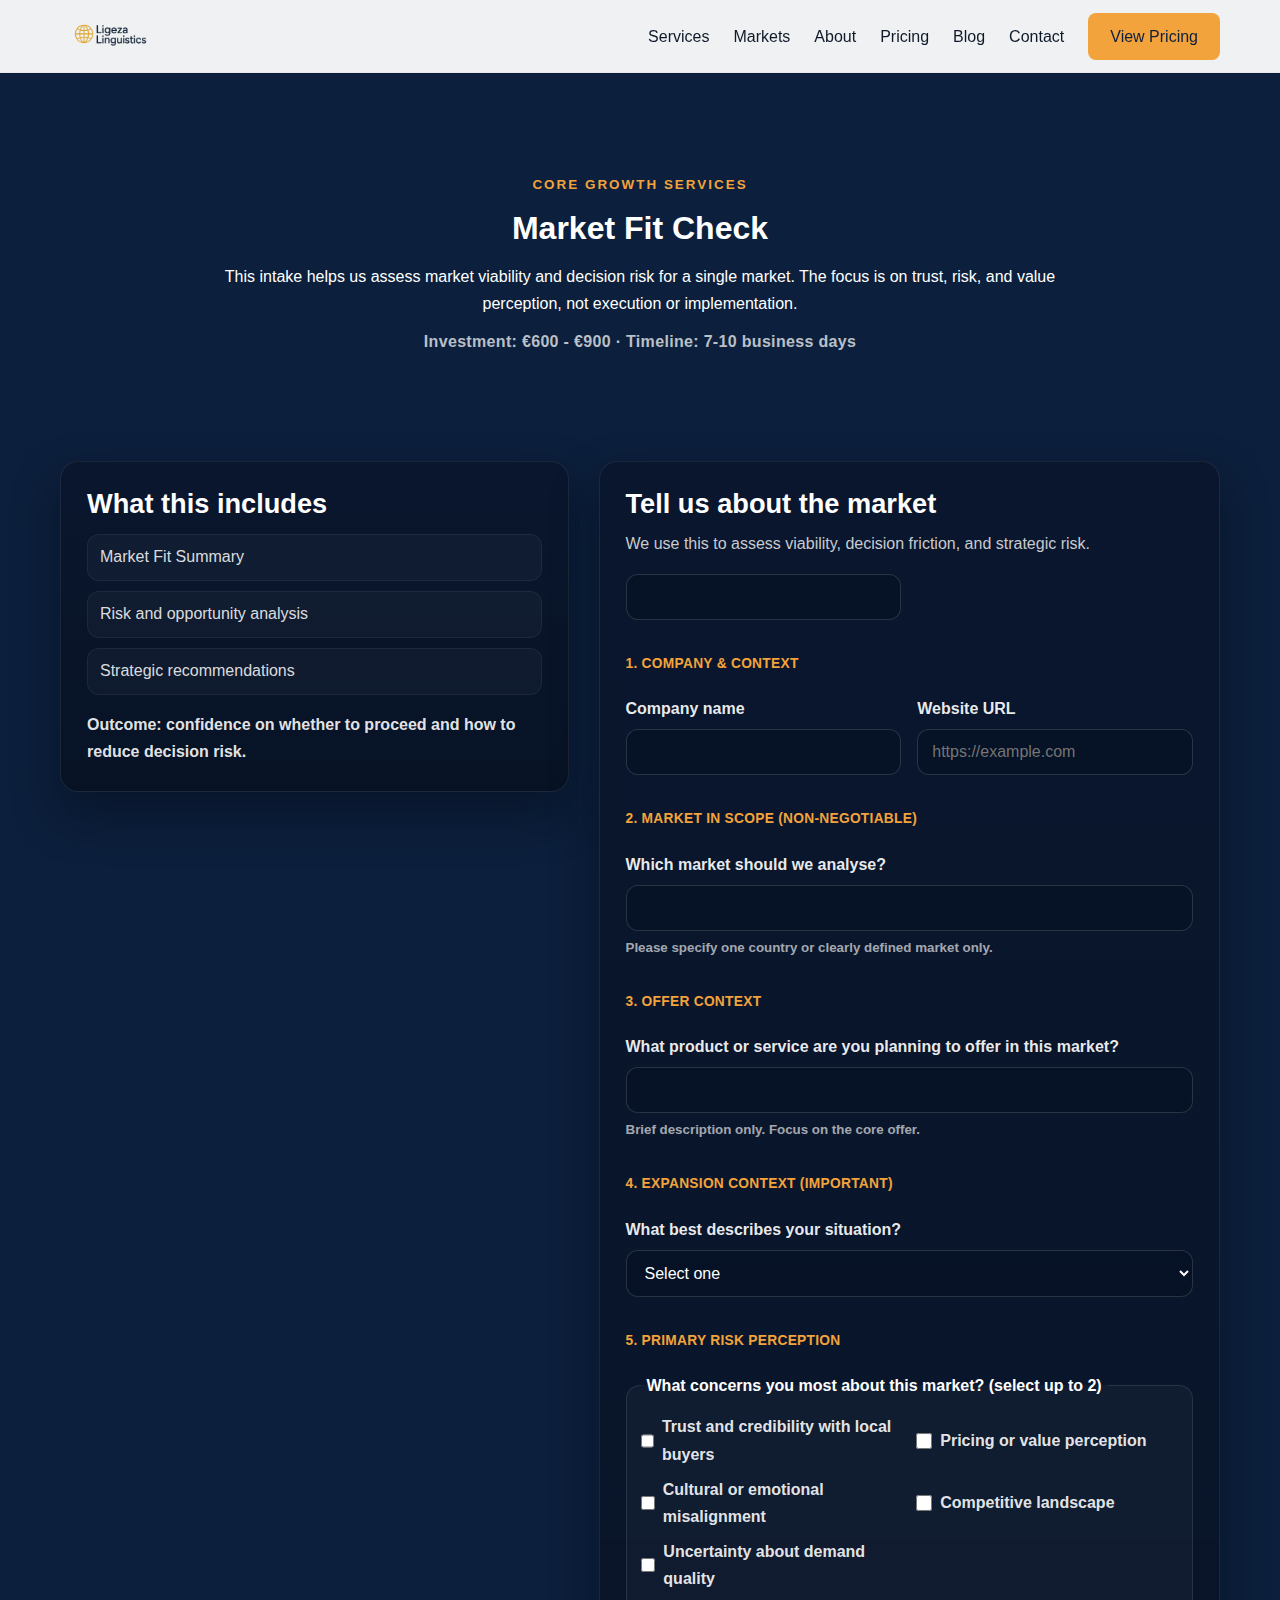
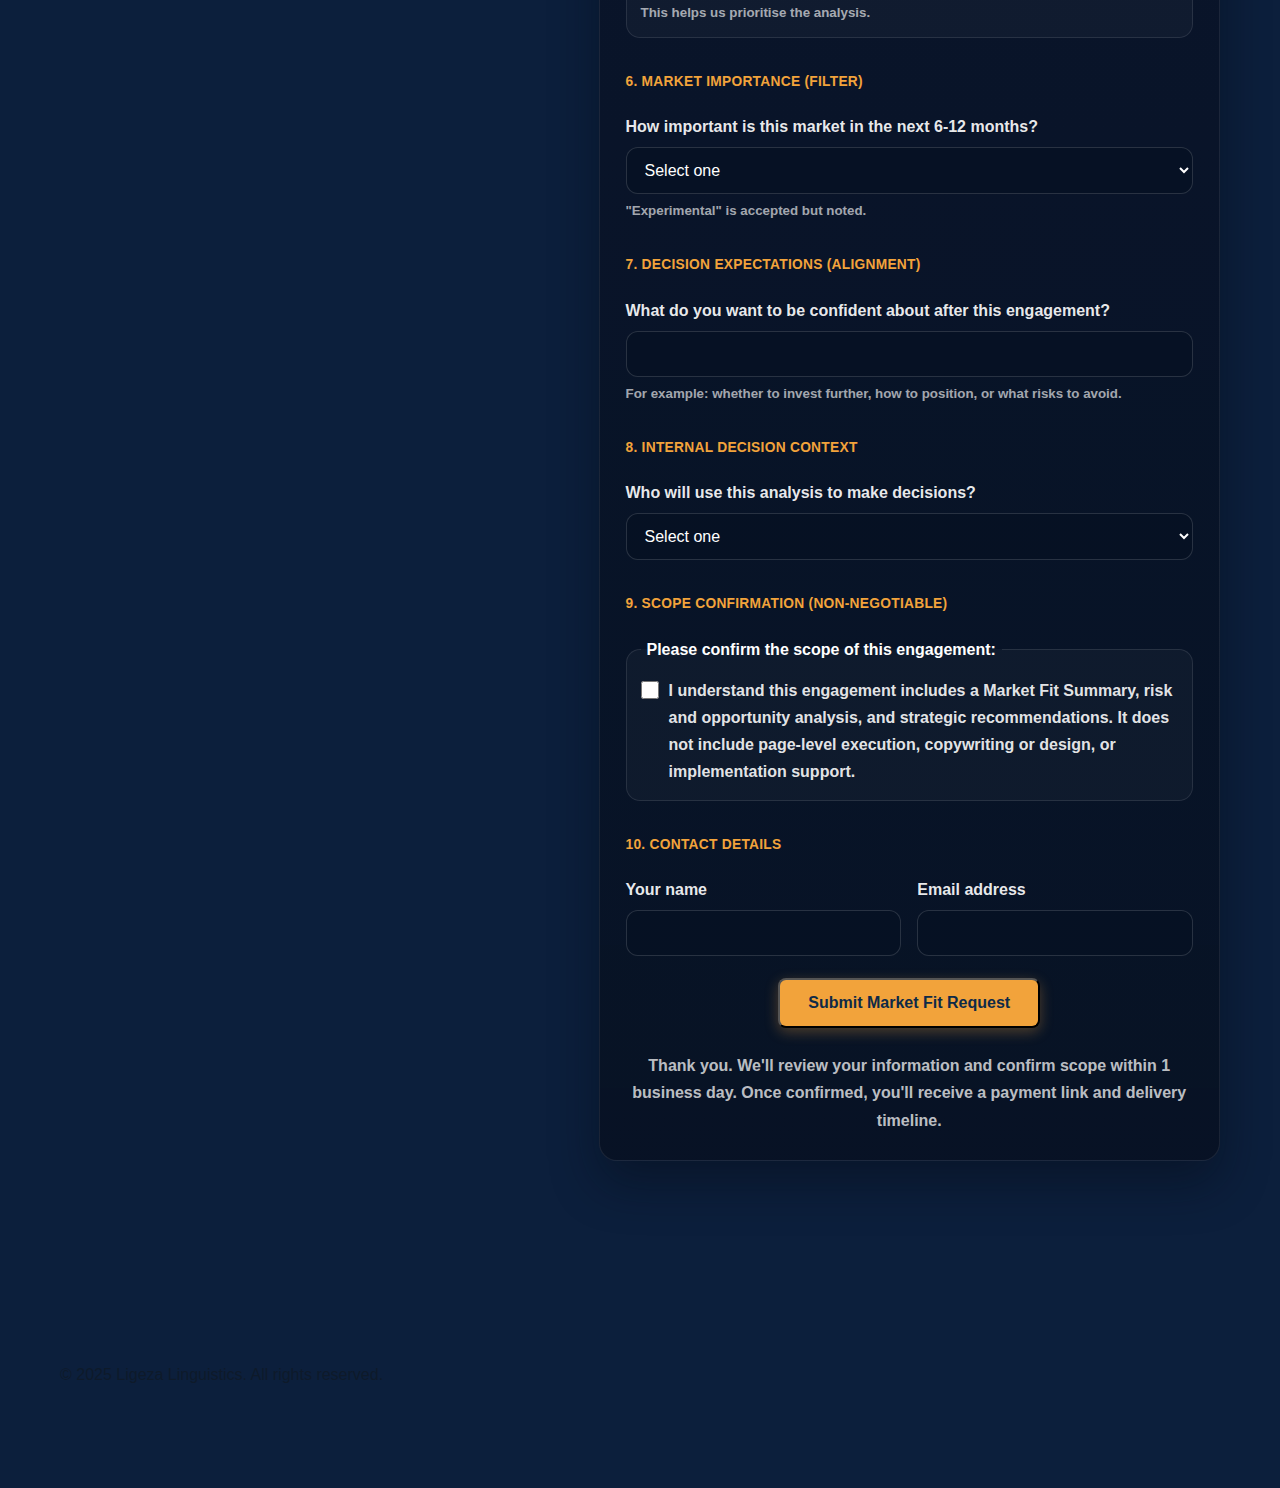
<file: pricing/market-fit-check/index.html>
<!DOCTYPE html>
<html lang="en">
  <head>
    <meta charset="UTF-8" />
    <meta name="viewport" content="width=device-width, initial-scale=1.0" />
    <title>Market Fit Check | Ligeza Linguistics</title>
    <meta
      name="description"
      content="Market Fit Check intake: assess market viability and decision risk for a single market."
    />
    <link rel="stylesheet" href="/style.css" />
    <link rel="stylesheet" href="/pricing/market-fit-check.css" />
    <script src="/assets/site.js" defer></script>
  </head>
  <body>
    <header class="nav-bar" id="navbar">
      <div class="container nav-inner">
        <a href="/" class="logo">
          <img src="/Logo1.png" alt="Ligeza Linguistics Logo" class="nav__logo" />
        </a>
        <nav class="nav-links">
          <a href="/services/">Services</a>
          <a href="/markets/">Markets</a>
          <a href="/about/">About</a>
          <a href="/pricing/">Pricing</a>
          <a href="/blog/">Blog</a>
          <a href="/contact/">Contact</a>
          <a href="/pricing/" class="btn-nav">View Pricing</a>
        </nav>
        <button class="hamburger" aria-label="open menu" aria-expanded="false">
          <span></span><span></span><span></span>
        </button>
      </div>
    </header>

    <main>
      <!-- ===================== MARKET FIT HERO ===================== -->
      <section class="section fit-hero">
        <div class="container fit-hero-inner">
          <p class="section-label center">CORE GROWTH SERVICES</p>
          <h1 class="section-title center">Market Fit Check</h1>
          <p class="section-subtitle center">
            This intake helps us assess market viability and decision risk for a single market.
            The focus is on trust, risk, and value perception, not execution or implementation.
          </p>
          <p class="fit-meta center">Investment: &euro;600 - &euro;900 &middot; Timeline: 7-10 business days</p>
        </div>
      </section>

      <!-- ===================== MARKET FIT FORM ===================== -->
      <section class="section fit-form-section">
        <div class="container fit-grid">
          <aside class="fit-panel">
            <h2>What this includes</h2>
            <ul>
              <li>Market Fit Summary</li>
              <li>Risk and opportunity analysis</li>
              <li>Strategic recommendations</li>
            </ul>
            <p class="fit-outcome">
              Outcome: confidence on whether to proceed and how to reduce decision risk.
            </p>
          </aside>

          <div class="fit-form-card">
            <h2>Tell us about the market</h2>
            <p>We use this to assess viability, decision friction, and strategic risk.</p>

            <form action="https://formspree.io/f/mbdoqylj" method="POST" class="fit-form">
              <input type="text" name="_gotcha" class="sr-only" tabindex="-1" autocomplete="off" />
              <input type="hidden" name="_subject" value="Market Fit Check request" />

              <div class="fit-section-label">1. Company &amp; Context</div>

              <label class="fit-field">
                <span>Company name</span>
                <input type="text" name="company_name" required />
              </label>

              <label class="fit-field">
                <span>Website URL</span>
                <input type="url" name="website" placeholder="https://example.com" required />
              </label>

              <div class="fit-section-label">2. Market in Scope (non-negotiable)</div>

              <label class="fit-field fit-field--full">
                <span>Which market should we analyse?</span>
                <input type="text" name="market" required />
                <small>Please specify one country or clearly defined market only.</small>
              </label>

              <div class="fit-section-label">3. Offer Context</div>

              <label class="fit-field fit-field--full">
                <span>What product or service are you planning to offer in this market?</span>
                <input type="text" name="offer_context" required />
                <small>Brief description only. Focus on the core offer.</small>
              </label>

              <div class="fit-section-label">4. Expansion Context (important)</div>

              <label class="fit-field fit-field--full">
                <span>What best describes your situation?</span>
                <select name="expansion_context" required>
                  <option value="" disabled selected>Select one</option>
                  <option value="exploring-viable">Exploring whether this market is viable</option>
                  <option value="preparing-launch">Preparing for a market entry or launch</option>
                  <option value="active-unclear">Already active, but performance is unclear</option>
                  <option value="reevaluating">Re-evaluating a market that underperformed</option>
                </select>
              </label>

              <div class="fit-section-label">5. Primary Risk Perception</div>

              <fieldset class="fit-field fit-field--full fit-fieldset">
                <legend>What concerns you most about this market? (select up to 2)</legend>
                <div class="fit-checks">
                  <label><input type="checkbox" name="risk_perception" value="trust-credibility" /> Trust and credibility with local buyers</label>
                  <label><input type="checkbox" name="risk_perception" value="pricing-value" /> Pricing or value perception</label>
                  <label><input type="checkbox" name="risk_perception" value="cultural-misalignment" /> Cultural or emotional misalignment</label>
                  <label><input type="checkbox" name="risk_perception" value="competitive-landscape" /> Competitive landscape</label>
                  <label><input type="checkbox" name="risk_perception" value="demand-quality" /> Uncertainty about demand quality</label>
                </div>
                <small>This helps us prioritise the analysis.</small>
              </fieldset>

              <div class="fit-section-label">6. Market Importance (filter)</div>

              <label class="fit-field fit-field--full">
                <span>How important is this market in the next 6-12 months?</span>
                <select name="market_importance" required>
                  <option value="" disabled selected>Select one</option>
                  <option value="critical">Critical to our growth</option>
                  <option value="important-secondary">Important but secondary</option>
                  <option value="experimental">Experimental / exploratory</option>
                </select>
                <small>"Experimental" is accepted but noted.</small>
              </label>

              <div class="fit-section-label">7. Decision Expectations (alignment)</div>

              <label class="fit-field fit-field--full">
                <span>What do you want to be confident about after this engagement?</span>
                <input type="text" name="decision_expectations" required />
                <small>
                  For example: whether to invest further, how to position, or what risks to avoid.
                </small>
              </label>

              <div class="fit-section-label">8. Internal Decision Context</div>

              <label class="fit-field fit-field--full">
                <span>Who will use this analysis to make decisions?</span>
                <select name="internal_context" required>
                  <option value="" disabled selected>Select one</option>
                  <option value="founder-leadership">Founder / leadership</option>
                  <option value="marketing-growth">Marketing or growth team</option>
                  <option value="cross-functional">Cross-functional team</option>
                </select>
              </label>

              <div class="fit-section-label">9. Scope Confirmation (non-negotiable)</div>

              <fieldset class="fit-field fit-field--full fit-fieldset fit-scope">
                <legend>Please confirm the scope of this engagement:</legend>
                <label class="fit-scope-check">
                  <input type="checkbox" name="scope_confirmation" value="confirmed" required />
                  <span>
                    I understand this engagement includes a Market Fit Summary, risk and opportunity analysis,
                    and strategic recommendations. It does not include page-level execution, copywriting or design,
                    or implementation support.
                  </span>
                </label>
              </fieldset>

              <div class="fit-section-label">10. Contact Details</div>

              <label class="fit-field">
                <span>Your name</span>
                <input type="text" name="name" required />
              </label>

              <label class="fit-field">
                <span>Email address</span>
                <input type="email" name="email" required />
              </label>

              <button type="submit" class="btn-primary fit-submit">Submit Market Fit Request</button>

              <p class="fit-note">
                Thank you. We'll review your information and confirm scope within 1 business day.
                Once confirmed, you'll receive a payment link and delivery timeline.
              </p>
            </form>
          </div>
        </div>
      </section>
    </main>

    <footer class="section">
      <div class="container">
        <div class="footer-bottom">
          <p>&copy; <span id="year"></span> Ligeza Linguistics. All rights reserved.</p>
        </div>
      </div>
    </footer>
  </body>
</html>
</file>
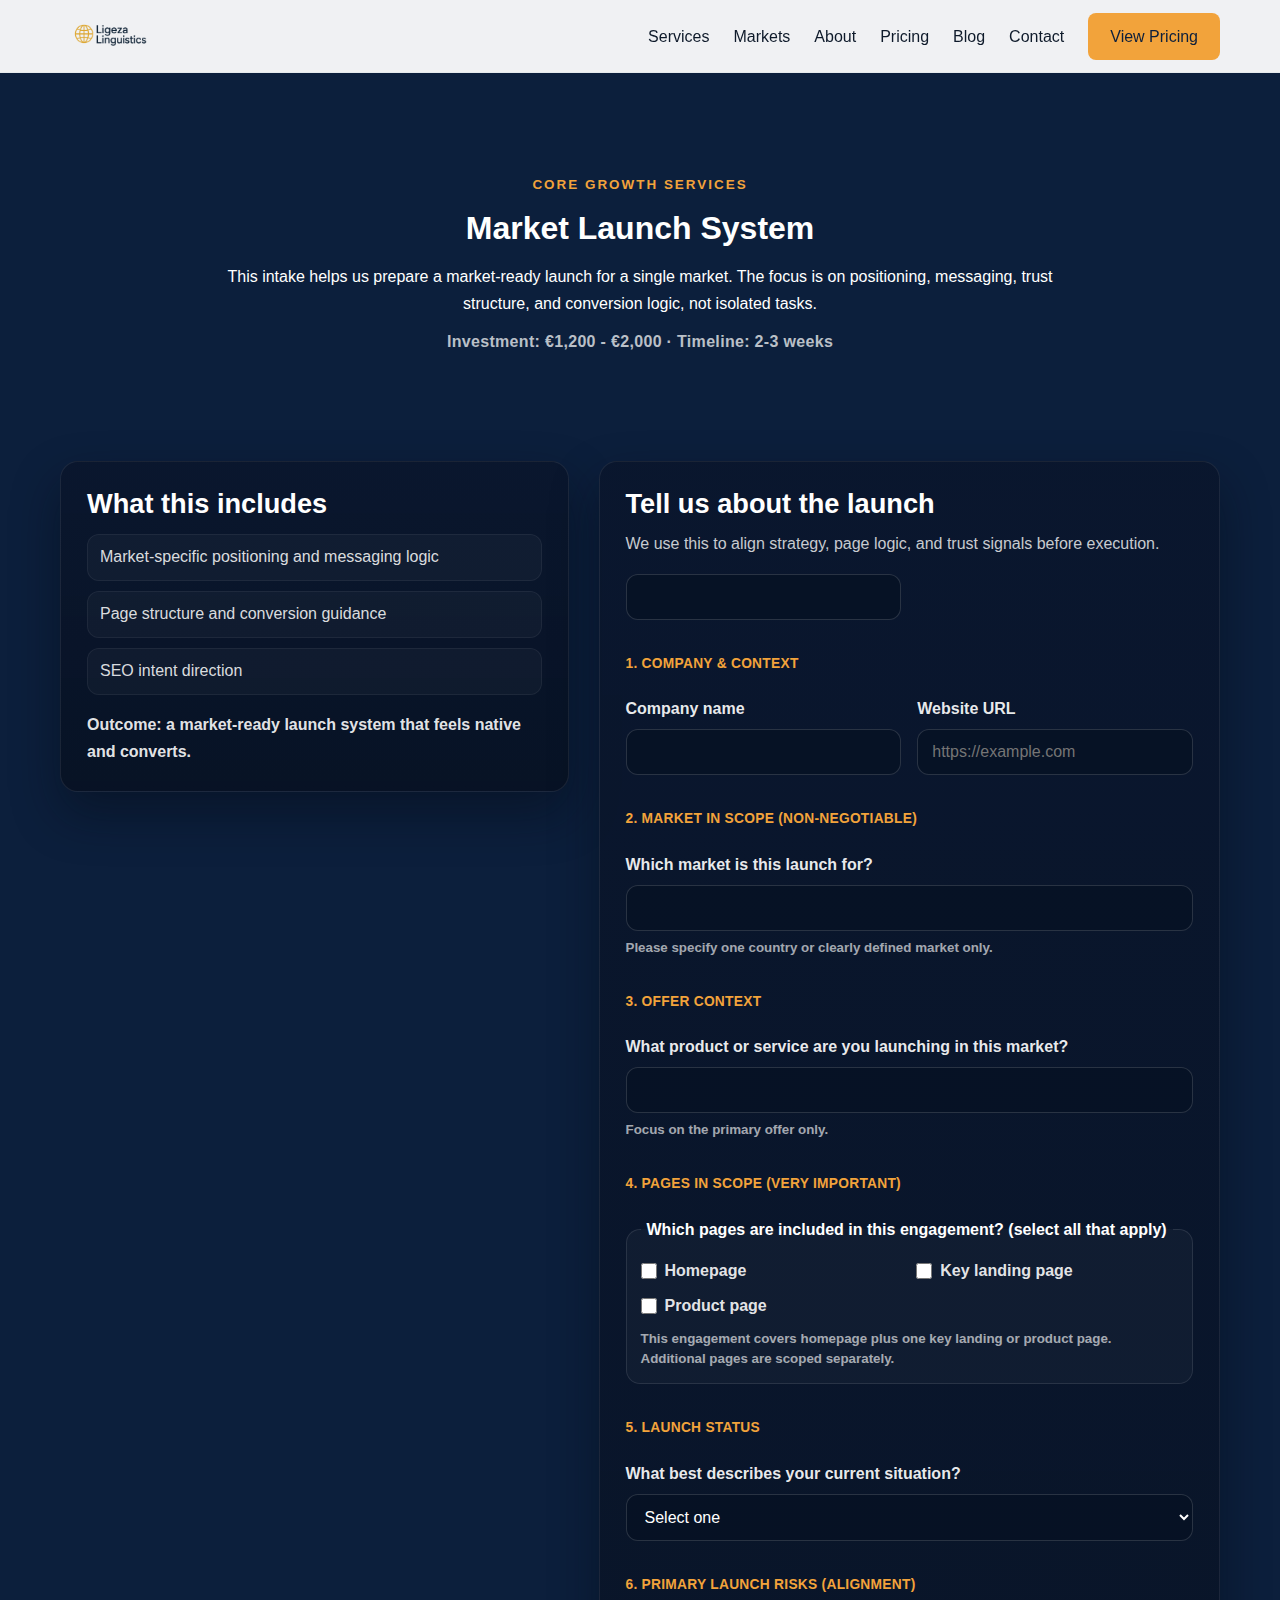
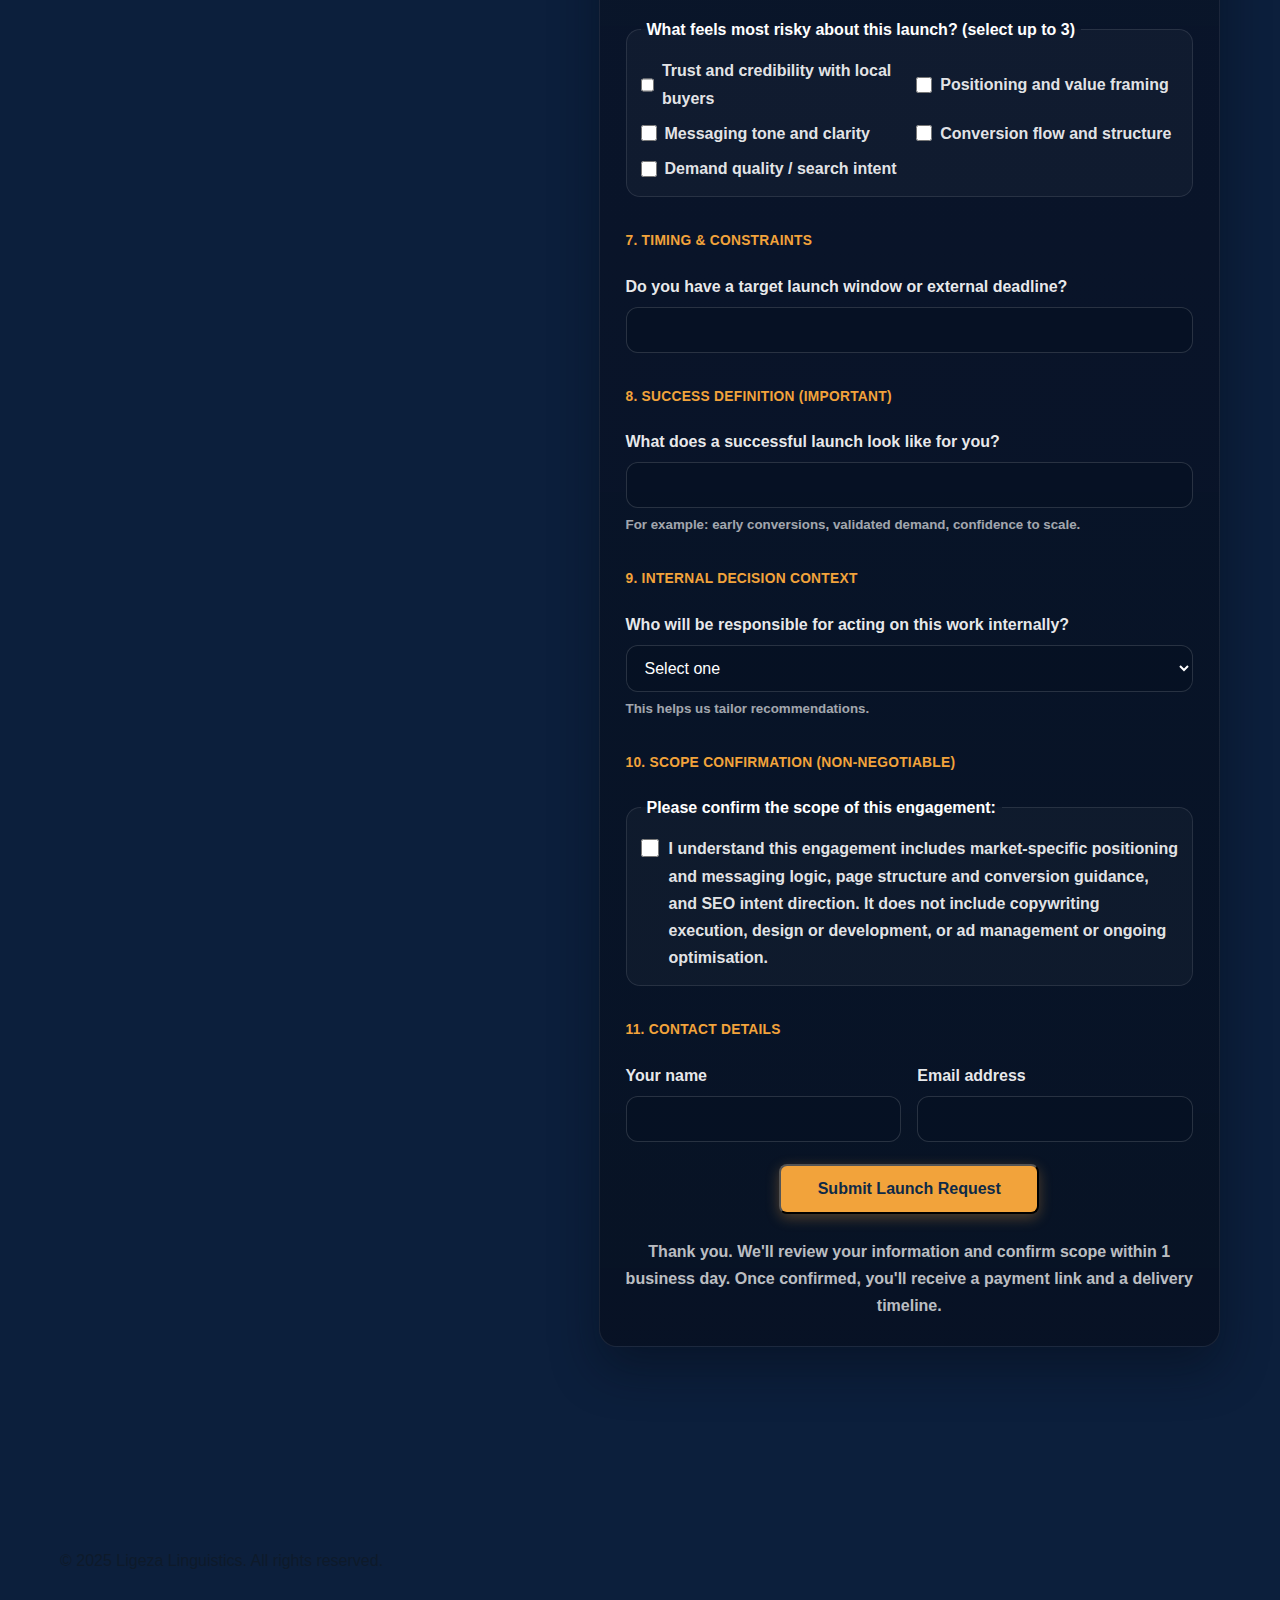
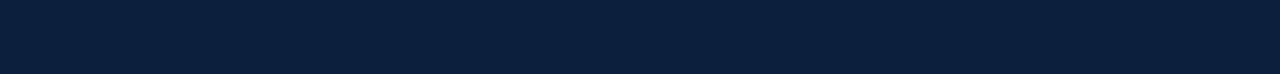
<file: pricing/market-launch-system/index.html>
<!DOCTYPE html>
<html lang="en">
  <head>
    <meta charset="UTF-8" />
    <meta name="viewport" content="width=device-width, initial-scale=1.0" />
    <title>Market Launch System | Ligeza Linguistics</title>
    <meta
      name="description"
      content="Market Launch System intake: prepare a market-ready launch for a single market."
    />
    <link rel="stylesheet" href="../../style.css" />
    <link rel="stylesheet" href="../market-launch-system.css" />
    <script src="../../assets/site.js" defer></script>
  </head>
  <body>
    <header class="nav-bar" id="navbar">
      <div class="container nav-inner">
        <a href="/" class="logo">
          <img src="../../Logo1.png" alt="Ligeza Linguistics Logo" class="nav__logo" />
        </a>
        <nav class="nav-links">
          <a href="/services/">Services</a>
          <a href="/markets/">Markets</a>
          <a href="/about/">About</a>
          <a href="/pricing/">Pricing</a>
          <a href="/blog/">Blog</a>
          <a href="/contact/">Contact</a>
          <a href="/pricing/" class="btn-nav">View Pricing</a>
        </nav>
        <button class="hamburger" aria-label="open menu" aria-expanded="false">
          <span></span><span></span><span></span>
        </button>
      </div>
    </header>

    <main>
      <!-- ===================== LAUNCH HERO ===================== -->
      <section class="section launch-hero">
        <div class="container launch-hero-inner">
          <p class="section-label center">CORE GROWTH SERVICES</p>
          <h1 class="section-title center">Market Launch System</h1>
          <p class="section-subtitle center">
            This intake helps us prepare a market-ready launch for a single market.
            The focus is on positioning, messaging, trust structure, and conversion logic, not isolated tasks.
          </p>
          <p class="launch-meta center">Investment: &euro;1,200 - &euro;2,000 &middot; Timeline: 2-3 weeks</p>
        </div>
      </section>

      <!-- ===================== LAUNCH FORM ===================== -->
      <section class="section launch-form-section">
        <div class="container launch-grid">
          <aside class="launch-panel">
            <h2>What this includes</h2>
            <ul>
              <li>Market-specific positioning and messaging logic</li>
              <li>Page structure and conversion guidance</li>
              <li>SEO intent direction</li>
            </ul>
            <p class="launch-outcome">
              Outcome: a market-ready launch system that feels native and converts.
            </p>
          </aside>

          <div class="launch-form-card">
            <h2>Tell us about the launch</h2>
            <p>We use this to align strategy, page logic, and trust signals before execution.</p>

            <form action="https://formspree.io/f/mykwljoe" method="POST" class="launch-form">
              <input type="text" name="_gotcha" class="sr-only" tabindex="-1" autocomplete="off" />
              <input type="hidden" name="_subject" value="Market Launch System request" />

              <div class="launch-section-label">1. Company &amp; Context</div>

              <label class="launch-field">
                <span>Company name</span>
                <input type="text" name="company_name" required />
              </label>

              <label class="launch-field">
                <span>Website URL</span>
                <input type="url" name="website" placeholder="https://example.com" required />
              </label>

              <div class="launch-section-label">2. Market in Scope (non-negotiable)</div>

              <label class="launch-field launch-field--full">
                <span>Which market is this launch for?</span>
                <input type="text" name="market" required />
                <small>Please specify one country or clearly defined market only.</small>
              </label>

              <div class="launch-section-label">3. Offer Context</div>

              <label class="launch-field launch-field--full">
                <span>What product or service are you launching in this market?</span>
                <input type="text" name="offer_context" required />
                <small>Focus on the primary offer only.</small>
              </label>

              <div class="launch-section-label">4. Pages in Scope (very important)</div>

              <fieldset class="launch-field launch-field--full launch-fieldset">
                <legend>Which pages are included in this engagement? (select all that apply)</legend>
                <div class="launch-checks">
                  <label><input type="checkbox" name="pages_in_scope" value="homepage" /> Homepage</label>
                  <label><input type="checkbox" name="pages_in_scope" value="landing-page" /> Key landing page</label>
                  <label><input type="checkbox" name="pages_in_scope" value="product-page" /> Product page</label>
                </div>
                <small>
                  This engagement covers homepage plus one key landing or product page. Additional pages are scoped separately.
                </small>
              </fieldset>

              <div class="launch-section-label">5. Launch Status</div>

              <label class="launch-field launch-field--full">
                <span>What best describes your current situation?</span>
                <select name="launch_status" required>
                  <option value="" disabled selected>Select one</option>
                  <option value="new-launch">New market launch</option>
                  <option value="relaunch">Relaunch / repositioning</option>
                  <option value="poor-performance">Existing market with poor performance</option>
                </select>
              </label>

              <div class="launch-section-label">6. Primary Launch Risks (alignment)</div>

              <fieldset class="launch-field launch-field--full launch-fieldset">
                <legend>What feels most risky about this launch? (select up to 3)</legend>
                <div class="launch-checks">
                  <label><input type="checkbox" name="launch_risks" value="trust-credibility" /> Trust and credibility with local buyers</label>
                  <label><input type="checkbox" name="launch_risks" value="positioning-value" /> Positioning and value framing</label>
                  <label><input type="checkbox" name="launch_risks" value="messaging-tone" /> Messaging tone and clarity</label>
                  <label><input type="checkbox" name="launch_risks" value="conversion-flow" /> Conversion flow and structure</label>
                  <label><input type="checkbox" name="launch_risks" value="demand-intent" /> Demand quality / search intent</label>
                </div>
              </fieldset>

              <div class="launch-section-label">7. Timing &amp; Constraints</div>

              <label class="launch-field launch-field--full">
                <span>Do you have a target launch window or external deadline?</span>
                <input type="text" name="timing_constraints" />
              </label>

              <div class="launch-section-label">8. Success Definition (important)</div>

              <label class="launch-field launch-field--full">
                <span>What does a successful launch look like for you?</span>
                <input type="text" name="success_definition" required />
                <small>For example: early conversions, validated demand, confidence to scale.</small>
              </label>

              <div class="launch-section-label">9. Internal Decision Context</div>

              <label class="launch-field launch-field--full">
                <span>Who will be responsible for acting on this work internally?</span>
                <select name="internal_context" required>
                  <option value="" disabled selected>Select one</option>
                  <option value="founder-leadership">Founder / leadership</option>
                  <option value="marketing-growth">Marketing or growth team</option>
                  <option value="external-agency">External agency / partners</option>
                </select>
                <small>This helps us tailor recommendations.</small>
              </label>

              <div class="launch-section-label">10. Scope Confirmation (non-negotiable)</div>

              <fieldset class="launch-field launch-field--full launch-fieldset launch-scope">
                <legend>Please confirm the scope of this engagement:</legend>
                <label class="launch-scope-check">
                  <input type="checkbox" name="scope_confirmation" value="confirmed" required />
                  <span>
                    I understand this engagement includes market-specific positioning and messaging logic,
                    page structure and conversion guidance, and SEO intent direction. It does not include
                    copywriting execution, design or development, or ad management or ongoing optimisation.
                  </span>
                </label>
              </fieldset>

              <div class="launch-section-label">11. Contact Details</div>

              <label class="launch-field">
                <span>Your name</span>
                <input type="text" name="name" required />
              </label>

              <label class="launch-field">
                <span>Email address</span>
                <input type="email" name="email" required />
              </label>

              <button type="submit" class="btn-primary launch-submit">Submit Launch Request</button>

              <p class="launch-note">
                Thank you. We'll review your information and confirm scope within 1 business day.
                Once confirmed, you'll receive a payment link and a delivery timeline.
              </p>
            </form>
          </div>
        </div>
      </section>
    </main>

    <footer class="section">
      <div class="container">
        <div class="footer-bottom">
          <p>&copy; <span id="year"></span> Ligeza Linguistics. All rights reserved.</p>
        </div>
      </div>
    </footer>
  </body>
</html>
</file>
<file: style.css>
/* ---------- ROOT + BASE ---------- */
:root {
  --bg: #f6f8fb;
  --surface: #eef1f6;
  --white: #ffffff;
  --bg-dark: #0c1f3c; 
  --accent: #f2a33b; 
  --text: #0e1a2a;
  --muted: #666666;
  --border: #e6eaed;
  --primary-soft: #e8edf5; 
  --section-pad-desktop: 100px;
  --section-pad-mobile: 56px;
  --gap-title-lead: 16px;
  --gap-lead-content: 32px;
  --grid-gap: clamp(24px, 3vw, 32px);
  --card-pad: 30px;
  --radius: 8px;
  --max-w: 1200px;
  --font-sans: "Inter", sans-serif;
  --font-display: "Montserrat", sans-serif;
}

* { box-sizing: border-box; margin: 0; padding: 0; }
html { scroll-behavior: smooth; }

body {
  font-family: var(--font-sans);
  color: var(--text);
  background: var(--bg);
  line-height: 1.7;
  padding-top: 56px; 
  font-size: 1rem;
}

h1, h2, h3 {
  line-height: 1.2;
  font-family: var(--font-display);
  font-weight: 800;
  color: var(--bg-dark);
}

h1 { font-size: clamp(2.25rem, 4vw, 2.6rem); }
h2 { font-size: clamp(1.75rem, 3vw, 2rem); }
h3 { font-size: clamp(1.25rem, 2vw, 1.35rem); }

a { text-decoration: none; color: inherit; }
.container { max-width: var(--max-w); margin: 0 auto; padding: 0 20px; }

/* ---------- ACCESSIBILITY ---------- */
:focus-visible {
  outline: 3px solid rgba(242, 163, 59, .75);
  outline-offset: 3px;
}

/* ---------- BUTTONS ---------- */
.btn-primary,
.btn-nav { cursor: pointer; }

.btn-primary {
  display: inline-block;
  background: var(--accent);
  color: #0e2a47;
  padding: 14px 28px;
  border-radius: var(--radius);
  font-weight: 700;
  font-size: 1rem;
  transition: .25s;
  box-shadow: 0 4px 14px rgba(242, 163, 59, .3);
}

.btn-primary:hover {
  transform: translateY(-2px);
  box-shadow: 0 8px 22px rgba(242, 163, 59, .4);
}

.btn-nav {
  background: var(--accent);
  color: var(--bg-dark);
  padding: 10px 22px;
  border-radius: var(--radius);
  font-weight: 600;
  transition: .25s;
}

.btn-nav:hover { transform: translateY(-1px); }

.btn--accent { background: var(--accent); color: var(--bg-dark); }

/* ---------- NAV ---------- */
.nav-bar {
  position: fixed;
  top: 0; left: 0; right: 0;
  z-index: 1000;
  background: rgba(255, 255, 255, .94);
  backdrop-filter: blur(6px);
  border-bottom: 1px solid var(--border);
  transition: transform .3s ease;
}

.nav-inner {
  max-width: var(--max-w);
  margin: auto;
  display: flex;
  align-items: center;
  justify-content: space-between;
  padding: 12px 20px;
}

.logo .nav__logo { height: 40px; }

.nav-links {
  display: flex;
  align-items: center;
  gap: 24px;
}

.nav-links a { font-weight: 500; transition: color .2s; }
.nav-links a:hover { color: var(--accent); }

.hamburger {
  display: none;
  flex-direction: column;
  gap: 4px;
  background: none;
  border: none;
  cursor: pointer;
}

.hamburger span {
  width: 24px;
  height: 3px;
  background: var(--text);
  border-radius: 2px;
  transition: .3s;
}

@media (max-width: 768px) {
  .nav-links {
    position: absolute;
    top: 56px; left: 0; right: 0;
    background: var(--white);
    flex-direction: column;
    padding: 24px;
    box-shadow: 0 8px 24px rgba(0, 0, 0, .06);
    transform: translateY(-120%);
    transition: .3s;
    max-height: calc(100vh - 56px);
    overflow: auto;
  }

  .nav-links.open { transform: translateY(0); }
  .hamburger { display: flex; }

  /* better tap targets */
  .nav-links a { width: 100%; padding: 12px 8px; }
  .btn-nav { width: 100%; text-align: center; padding: 12px 16px; }
}

/* ---------- HERO ---------- */
  .hero {
    background:
      radial-gradient(140% 120% at 15% 5%, #1a3158 0%, #0c1f3c 45%, #061127 100%);
    color: var(--white);
    min-height: 65vh;
    display: flex;
    align-items: center;
    padding: 120px 20px;
    position: relative;
    overflow: hidden;
  }
  
  .hero--short { padding: 140px 20px 110px; }
  
  
  .hero::before {
    content: "";
    position: absolute;
    inset: 0;
    background: url("./hero-map-bg.png") center/cover no-repeat;
    background-color: rgba(12, 31, 60, .5);
    background-blend-mode: overlay;
    opacity: .12;
    z-index: 2;
  }
  
  
  .hero__overlay {
    position: absolute;
    inset: 0;
    background:
      radial-gradient(80% 70% at 12% 8%, rgba(255,255,255,.08), transparent 62%),
      radial-gradient(70% 70% at 82% 12%, rgba(242,163,59,.08), transparent 60%);
    z-index: 3;
    pointer-events: none;
  }

  .hero__inner {
    position: relative;
    z-index: 5;
    display: grid;
    grid-template-columns: repeat(auto-fit, minmax(320px, 1fr));
  gap: 48px;
  align-items: center;
  width: 100%;
}

  .hero__content {
    max-width: 640px;
    padding: 36px 38px;
    text-align: left;
    align-self: center;
    position: relative;
    background: rgba(7, 16, 32, 0.35);
    border: 1px solid rgba(255, 255, 255, 0.08);
    border-radius: 14px;
    box-shadow:
      0 24px 60px rgba(4, 10, 20, 0.45),
      inset 0 1px 0 rgba(255, 255, 255, 0.05);
    backdrop-filter: blur(10px);
  }

  .hero__visual-wrap {
    display: flex;
    flex-direction: column;
    align-items: center;
    gap: 12px;
}

@media (max-width: 768px) {
  .hero { padding: 80px 20px; }
  .hero__content { padding: 40px 0; text-align: center; }
  .hero__visual-wrap { display: none; }
}

  .hero__visual {
    width: 100%;
    max-width: 540px;
    min-height: 380px;
    border-radius: var(--radius);
    background:
      radial-gradient(120% 100% at 50% 50%, rgba(12, 31, 60, 0.1) 0%, rgba(12, 31, 60, 0.45) 68%, rgba(12, 31, 60, 0.75) 100%),
      url("./hero1.png") center/contain no-repeat;
    background-blend-mode: multiply;
    filter: brightness(0.85) saturate(0.88);
    opacity: 0.86;
    border: 1px solid rgba(255, 255, 255, 0.08);
    box-shadow:
      inset 0 0 80px rgba(6, 14, 28, 0.55),
      0 18px 40px rgba(4, 10, 20, 0.35);
  position: relative;
  overflow: hidden;
  align-self: center;
}

.hero__visual::after {
  content: "";
  position: absolute;
  inset: 0;
  background:
    radial-gradient(120% 90% at 50% 50%, rgba(0, 0, 0, 0.12) 0%, rgba(6, 14, 28, 0.45) 70%, rgba(6, 14, 28, 0.6) 100%);
  opacity: 0.8;
  pointer-events: none;
}

.hero--short .hero__visual { display: none; }

  .hero__caption {
    color: rgba(255, 255, 255, .82);
    font-size: 0.95rem;
    text-align: center;
    max-width: 420px;
  }
  
  .hero__headline {
    font-size: clamp(2.35rem, 4.6vw, 2.85rem);
    line-height: 1.06;
    margin-bottom: 16px;
    letter-spacing: -0.2px;
    text-shadow: 0 8px 22px rgba(4, 10, 20, 0.45);
    font-family: var(--font-display);
    font-weight: 800;
    color: var(--white);
  }
  
  .hero__subheadline {
    font-size: clamp(1.04rem, 1.8vw, 1.2rem);
    font-weight: 500;
    line-height: 1.75;
    opacity: 0.88;
    text-shadow: 0 3px 10px rgba(4, 10, 20, 0.35);
    margin-bottom: 30px;
  }
  
  .hero__cta {
    margin-top: 30px;
    box-shadow: 0 10px 24px rgba(242, 163, 59, 0.25);
  }

@media (max-width: 768px) {
  .hero__content {
    padding: 32px 24px;
    text-align: center;
    background: rgba(7, 16, 32, 0.22);
    border: 1px solid rgba(255, 255, 255, 0.06);
    backdrop-filter: blur(6px);
  }
}


.section-label {
  font-size: .84rem;
  font-weight: 700;
  color: var(--accent);
  letter-spacing: 2px;
  text-transform: uppercase;
  margin-bottom: 12px;
  text-align: center;
}

.section-title {
  font-size: clamp(1.75rem, 3vw, 2rem);
  font-weight: 800;
  margin-bottom: var(--gap-title-lead);
  text-align: center;
  color: var(--bg-dark);
}

.section-title.center { margin-left: auto; margin-right: auto; max-width: 800px; }
.section-title--invert { color: var(--white); }

.section-lead {
  font-size: 1rem;
  line-height: 1.7;
  color: var(--muted);
  font-family: var(--font-sans);
  margin-bottom: var(--gap-lead-content);
}

.section-lead--invert { color: rgba(255, 255, 255, .85); }

.section-lead.center {
  max-width: 800px;
  margin-left: auto;
  margin-right: auto;
}

.text-center { text-align: center; }

/* ---------- SPACING SYSTEM ---------- */
.section,
.section-block,
.services,
.pain,
.process,
.deliverables,
.markets,
.about,
.contact {
  padding: var(--section-pad-desktop) 20px;
}

@media (max-width: 768px) {
  .section,
  .section-block,
  .services,
  .pain,
  .process,
  .deliverables,
  .markets,
  .about,
  .contact {
    padding: var(--section-pad-mobile) 20px;
  }
}

/* ---------- SERVICES ---------- */
.services { background: var(--bg dark); }

.services--premium {
  background: var(--bg-dark);
  color: var(--white);
}

.services__container {
  max-width: 1150px;
}

.services--premium .services-panel {
  background: rgba(7, 16, 32, 0.5);
  border: 1px solid rgba(255, 255, 255, 0.06);
  border-radius: 16px;
  padding: 70px clamp(28px, 5vw, 64px);
  box-shadow:
    0 30px 80px rgba(4, 10, 20, 0.5),
    inset 0 1px 0 rgba(255, 255, 255, 0.05);
  backdrop-filter: blur(10px);
}

.services--premium .section-label { text-align: left; }
.services--premium .section-title,
.services--premium .section-lead { text-align: left; max-width: 900px; }

.pillar-list {
  margin-top: 48px;
  display: grid;
  gap: 28px;
}

.pillar-item {
  display: grid;
  grid-template-columns: 80px 1fr;
  gap: 18px;
  padding: 24px 0;
  border-bottom: 1px solid rgba(255, 255, 255, 0.08);
}

.pillar-item:last-child { border-bottom: none; }

.pillar-num {
  font-family: var(--font-display);
  font-size: 1.1rem;
  letter-spacing: 2px;
  color: var(--accent);
}

.pillar-body h3 {
  font-size: 1.35rem;
  font-family: var(--font-display);
  font-weight: 700;
  color: var(--white);
  margin-bottom: 8px;
}

.pillar-body p {
  color: rgba(255, 255, 255, 0.78);
  line-height: 1.75;
  margin: 0;
}

.pillar-note {
  margin-top: 10px;
  font-size: 0.95rem;
  color: rgba(255, 255, 255, 0.6);
}

@media (max-width: 768px) {
  .services--premium .services-panel { padding: 48px 24px; }
  .pillar-item { grid-template-columns: 1fr; }
}

.service-grid {
  max-width: var(--max-w);
  margin: var(--gap-lead-content) auto 0;
  display: grid;
  grid-template-columns: repeat(auto-fit, minmax(280px, 1fr));
  gap: var(--grid-gap);
}

.service-card {
  background: var(--white);
  border: 1px solid var(--border);
  border-radius: var(--radius);
  padding: var(--card-pad);
  transition: .25s;
  box-shadow: none;
}

.service-card:hover {
  transform: translateY(-4px);
  box-shadow: 0 12px 24px rgba(0, 0, 0, .04);
}

.icon-box {
  font-size: 0;
  margin-bottom: 16px;
  color: var(--accent);
  width: 32px;
  height: 32px;
  display: inline-flex;
  align-items: center;
  justify-content: center;
}

.icon-box::before {
  content: "";
  width: 32px;
  height: 32px;
  background: url("data:image/svg+xml;utf8,<svg xmlns='http://www.w3.org/2000/svg' width='32' height='32' viewBox='0 0 24 24' fill='none' stroke='%23f2a33b' stroke-width='2' stroke-linecap='round' stroke-linejoin='round'><circle cx='12' cy='12' r='10'/><circle cx='12' cy='12' r='4'/><path d='M2 12h4m12 0h4M12 2v4m0 12v4m-7-9h14'/></svg>")
    center/contain no-repeat;
  display: inline-block;
}

.service-card h3 {
  margin: 0 0 12px;
  font-size: 1.25rem;
  font-family: var(--font-display);
  font-weight: 700;
}

.service-card p {
  font-size: 1rem;
  color: var(--muted);
  line-height: 1.65;
  margin: 0;
}

.service-card .service-note {
  color: var(--muted);
}

.service-list {
  margin: 8px 0 0;
  padding-left: 18px;
  color: var(--muted);
}

.service-list li {
  margin: 0 0 6px;
  line-height: 1.6;
}

/* ---------- MARKETS ---------- */
.markets { background: var(--white); }

.markets--premium {
  background: var(--bg-dark);
  color: var(--white);
}

.markets--premium .container { max-width: 1150px; }

.market-grid {
  display: grid;
  grid-template-columns: repeat(auto-fit, minmax(280px, 1fr));
  gap: var(--grid-gap);
  max-width: var(--max-w);
  margin: var(--gap-lead-content) auto 0;
}

.market-card {
  background: var(--white);
  border: 1px solid var(--border);
  border-radius: var(--radius);
  padding: var(--card-pad);
  text-align: center;
  transition: .25s;
  box-shadow: none;
}

.market-card:hover {
  transform: translateY(-4px);
  box-shadow: 0 12px 24px rgba(0, 0, 0, .04);
}

.card__icon svg {
  width: 32px;
  height: 32px;
  stroke: var(--accent);
  stroke-width: 2;
  fill: none;
  margin: 0 auto 16px;
}

.market-card h3 {
  font-size: 1.25rem;
  margin: 0 0 12px;
  font-family: var(--font-display);
  font-weight: 700;
}

.market-card p {
  font-size: 1rem;
  color: var(--muted);
  line-height: 1.65;
  margin: 0;
}

.markets--premium .section-title,
.markets--premium .section-lead {
  color: var(--white);
}

.markets--premium .market-card {
  background: rgba(255, 255, 255, 0.04);
  border: 1px solid rgba(255, 255, 255, 0.08);
  box-shadow: 0 20px 44px rgba(4, 10, 20, 0.4);
}

.markets--premium .market-card:hover {
  transform: translateY(-4px);
  box-shadow: 0 26px 60px rgba(4, 10, 20, 0.5);
}

.markets--premium .market-card h3 { color: var(--white); }
.markets--premium .market-card p { color: rgba(255, 255, 255, 0.78); }

/* ---------- ABOUT ---------- */
.about { background: var(--white); }

.about--premium {
  background: var(--bg-dark);
  color: var(--white);
}

.about__container { max-width: 1150px; }

.about--premium .section-label { text-align: center; }
.about--premium .section-title,
.about--premium .section-lead { text-align: center; max-width: 900px; }

 .approach-editorial {
  margin: 46px auto 6px;
  display: grid;
  grid-template-columns: minmax(260px, 1.2fr) minmax(240px, 0.9fr);
  gap: clamp(28px, 5vw, 56px);
  align-items: center;
  max-width: 1050px;
}

.approach-manifesto {
  text-align: left;
}

.approach-kicker {
  text-transform: uppercase;
  letter-spacing: 2px;
  font-size: 0.8rem;
  color: rgba(242, 163, 59, 0.85);
  font-weight: 700;
  margin-bottom: 14px;
}

.approach-quote {
  font-size: clamp(1.6rem, 3vw, 2.2rem);
  line-height: 1.2;
  color: var(--white);
  margin-bottom: 22px;
  font-family: var(--font-display);
  font-weight: 800;
}

.approach-quote-sub {
  display: block;
  margin-top: 10px;
  font-size: clamp(1.05rem, 1.6vw, 1.35rem);
  font-weight: 600;
  color: rgba(255, 255, 255, 0.78);
}

.approach-pillars {
  display: grid;
  gap: 14px;
}

.approach-pill {
  display: grid;
  grid-template-columns: 44px 1fr;
  gap: 14px;
  align-items: center;
  padding: 14px 16px;
  border-radius: 14px;
  background: rgba(255, 255, 255, 0.04);
  border: 1px solid rgba(255, 255, 255, 0.08);
}

.approach-pill strong {
  display: block;
  font-family: var(--font-display);
  color: var(--white);
  font-weight: 700;
  margin-bottom: 4px;
}

.approach-pill span {
  color: rgba(255, 255, 255, 0.75);
  font-size: 0.98rem;
}

.pill-icon {
  width: 40px;
  height: 40px;
  border-radius: 50%;
  display: grid;
  place-items: center;
  background: rgba(242, 163, 59, 0.12);
  border: 1px solid rgba(242, 163, 59, 0.35);
}

.pill-icon svg {
  width: 20px;
  height: 20px;
  stroke: var(--accent);
  stroke-width: 2;
  fill: none;
}

.approach-diagram-editorial {
  position: relative;
  min-height: 360px;
  border-radius: 22px;
  background:
    radial-gradient(180px 180px at 70% 20%, rgba(242, 163, 59, 0.12), transparent 70%),
    radial-gradient(220px 220px at 20% 80%, rgba(255, 255, 255, 0.08), transparent 70%),
    rgba(7, 16, 32, 0.6);
  border: 1px solid rgba(255, 255, 255, 0.08);
  box-shadow: 0 24px 60px rgba(4, 10, 20, 0.55);
  overflow: hidden;
  display: grid;
  place-items: center;
}

.diagram-ring {
  position: absolute;
  border-radius: 50%;
  border: 1px solid rgba(255, 255, 255, 0.18);
}

.ring-large { width: 280px; height: 280px; }
.ring-mid { width: 200px; height: 200px; border-color: rgba(242, 163, 59, 0.35); }
.ring-small { width: 120px; height: 120px; border-color: rgba(255, 255, 255, 0.3); }

.diagram-track {
  position: absolute;
  width: 2px;
  height: 220px;
  background: linear-gradient(180deg, transparent, rgba(242, 163, 59, 0.7), transparent);
}

.diagram-node {
  position: absolute;
  width: 78px;
  height: 78px;
  border-radius: 18px;
  background: rgba(255, 255, 255, 0.06);
  border: 1px solid rgba(255, 255, 255, 0.1);
  display: grid;
  place-items: center;
  text-align: center;
  color: var(--white);
  font-family: var(--font-display);
  box-shadow: 0 14px 30px rgba(4, 10, 20, 0.4);
}

.diagram-node span {
  font-size: 0.95rem;
  color: var(--accent);
  display: block;
}

.diagram-node em {
  font-style: normal;
  font-size: 0.9rem;
  font-weight: 700;
}

.node-top { top: 38px; right: 42px; }
.node-mid { top: 140px; left: 42px; }
.node-bottom { bottom: 40px; right: 50px; }

.diagram-caption {
  position: absolute;
  bottom: 18px;
  left: 20px;
  right: 20px;
  color: rgba(255, 255, 255, 0.7);
  font-size: 0.9rem;
  text-align: center;
}

.about-grid {
  margin-top: 44px;
  display: grid;
  grid-template-columns: repeat(auto-fit, minmax(260px, 1fr));
  gap: clamp(20px, 3vw, 28px);
}

.about-card {
  background: rgba(255, 255, 255, 0.04);
  border: 1px solid rgba(255, 255, 255, 0.08);
  border-radius: 14px;
  padding: 28px 26px;
  box-shadow: 0 18px 40px rgba(4, 10, 20, 0.35);
}

.about-num {
  font-family: var(--font-display);
  font-size: 1.05rem;
  letter-spacing: 2px;
  color: var(--accent);
  margin-bottom: 12px;
}

.about-card h3 {
  font-size: 1.3rem;
  font-family: var(--font-display);
  font-weight: 700;
  color: var(--white);
  margin-bottom: 10px;
}

.about-card p {
  color: rgba(255, 255, 255, 0.78);
  line-height: 1.7;
  margin: 0;
}

.about-closer {
  margin-top: 36px;
  font-weight: 600;
  color: var(--accent);
}

@media (max-width: 900px) {
  .approach-editorial { grid-template-columns: 1fr; }
  .approach-manifesto { text-align: center; }
  .approach-pill { grid-template-columns: 1fr; text-align: center; }
  .pill-icon { margin: 0 auto; }
  .approach-diagram-editorial { min-height: 300px; }
}


.metric-row {
  display: grid;
  grid-template-columns: repeat(auto-fit, minmax(200px, 1fr));
  gap: var(--grid-gap);
  margin: var(--gap-lead-content) 0;
}
.metric { text-align: center; }
.metric strong { display: block; font-size: 2.4rem; color: var(--accent); }
.metric span { font-size: 1rem; color: var(--muted); }

.trust-row {
  max-width: 800px;
  margin: 40px auto 0;
  display: grid;
  grid-template-columns: repeat(3, minmax(0, 1fr));
  gap: var(--grid-gap);
}

.trust-item {
  background: var(--primary-soft);
  border: 1px solid var(--border);
  border-radius: var(--radius);
  padding: 22px;
  text-align: center;
  transition: .25s;
  box-shadow: none;
}

.trust-item:hover {
  transform: translateY(-3px);
  box-shadow: 0 12px 24px rgba(0, 0, 0, .04);
}

.trust-item strong {
  display: block;
  font-size: 1.05rem;
  color: var(--bg-dark);
  margin-bottom: 6px;
  font-family: var(--font-display);
  font-weight: 800;
}

.trust-item span {
  display: block;
  color: var(--muted);
  font-size: .98rem;
  line-height: 1.6;
}

@media (max-width: 900px) {
  .trust-row { grid-template-columns: 1fr; }
}


.section--white,
.clients { background: var(--white); }

.clients--premium {
  background: var(--bg-dark);
  color: var(--white);
}

.clients--premium .container { max-width: 1150px; }

.audience-grid {
  max-width: var(--max-w);
  margin: 40px auto 0;
  display: grid;
  grid-template-columns: repeat(2, minmax(0, 1fr));
  gap: var(--grid-gap);
}

.audience-card {
  background: var(--white);
  border: 1px solid var(--border);
  border-radius: var(--radius);
  padding: var(--card-pad);
  box-shadow: none;
  transition: .25s;
}

.audience-card:hover {
  transform: translateY(-4px);
  box-shadow: 0 12px 24px rgba(0, 0, 0, .04);
}

.audience-card h3 {
  margin-bottom: 8px;
  font-family: var(--font-display);
  font-size: 1.1rem;
  font-weight: 700;
  color: var(--bg-dark);
}

.audience-card p {
  margin: 0;
  font-size: 0.98rem;
  color: var(--muted);
  line-height: 1.6;
}

.clients--premium .audience-card {
  background: rgba(255, 255, 255, 0.04);
  border: 1px solid rgba(255, 255, 255, 0.08);
  box-shadow: 0 20px 44px rgba(4, 10, 20, 0.4);
}

.clients--premium .audience-card:hover {
  transform: translateY(-4px);
  box-shadow: 0 26px 60px rgba(4, 10, 20, 0.5);
}

.clients--premium .audience-card h3 { color: var(--white); }
.clients--premium .audience-card p { color: rgba(255, 255, 255, 0.78); }

.audience-icon {
  width: 32px;
  height: 32px;
  margin-bottom: 12px;
}

.audience-icon svg {
  width: 32px;
  height: 32px;
  stroke: var(--accent);
  stroke-width: 2;
  fill: none;
}

@media (max-width: 768px) {
  .audience-grid { grid-template-columns: 1fr; }
}

/* ---------- CONTACT ---------- */
.contact {
  background: var(--bg-dark);
  color: var(--white);
  text-align: center;
}

.contact-form {
  display: flex;
  flex-direction: column;
  gap: 20px;
  max-width: 600px;
  margin: 40px auto 0;
}

.contact-form input,
.contact-form textarea,
.contact-form select {
  padding: 14px 18px;
  border: 1px solid rgba(255, 255, 255, .25);
  background: rgba(255, 255, 255, .05);
  color: var(--white);
  border-radius: var(--radius);
}

.contact-form input::placeholder,
.contact-form textarea::placeholder {
  color: rgba(255, 255, 255, .75);
}

.contact-form button { margin-top: 10px; }

.contact-direct {
  margin: 28px auto 0;
  max-width: 600px;
  padding: 18px 20px;
  border: 1px solid rgba(255, 255, 255, .18);
  background: rgba(255, 255, 255, .06);
  border-radius: var(--radius);
  text-align: center;
}

.contact-direct h3 {
  margin-bottom: 8px;
  font-size: 1.05rem;
  color: var(--white);
}

.contact-direct p {
  margin: 0 0 8px;
  color: rgba(255, 255, 255, .85);
}

.contact-direct a {
  color: var(--accent);
  font-weight: 600;
}

.contact-direct .small {
  margin: 6px 0 0;
  font-size: .85rem;
  color: rgba(255, 255, 255, .7);
}

/* ---------- FOOTER ---------- */
.site-footer {
  background: var(--bg-dark);
  color: #e9edf5;
  padding: 35px 20px;
  font-size: .9rem;
}

.footer__inner {
  max-width: var(--max-w);
  margin: auto;
  display: flex;
  justify-content: space-between;
  align-items: center;
  flex-wrap: wrap;
  gap: 15px;
}

.footer__logo {
  font-family: var(--font-display);
  font-weight: 800;
  color: var(--white);
}

.footer__right a { margin-left: 20px; transition: color .2s; }
.footer__right a:hover { color: var(--accent); }

@media (max-width: 600px) {
  .footer__inner { flex-direction: column; align-items: flex-start; }
}
</file>
<file: pricing/conversion-trust-sprint.css>
body {
  background: #0c1f3c;
}

.section {
  background: #0c1f3c;
}

.section-title,
.section-subtitle,
.section-lead {
  color: var(--white);
}

.sprint-hero {
  padding: 118px 20px 62px;
}

.sprint-hero-inner {
  max-width: 920px;
  margin: 0 auto;
  text-align: center;
}

.sprint-meta {
  margin-top: 10px;
  color: rgba(255, 255, 255, 0.72);
  font-weight: 700;
  letter-spacing: 0.02em;
}

.sprint-form-section {
  padding-top: 44px;
}

.sprint-grid {
  display: grid;
  grid-template-columns: minmax(260px, 0.9fr) minmax(380px, 1.1fr);
  gap: 30px;
  align-items: start;
}

.sprint-panel,
.sprint-form-card {
  background: linear-gradient(180deg, rgba(10, 22, 44, 0.88), rgba(8, 18, 36, 0.94));
  border: 1px solid rgba(255, 255, 255, 0.08);
  border-radius: 18px;
  padding: 26px;
  box-shadow: 0 22px 48px rgba(4, 10, 22, 0.45);
}

.sprint-panel h2,
.sprint-form-card h2 {
  margin: 0 0 10px;
  color: var(--white);
  font-size: clamp(1.3rem, 1.1rem + 0.8vw, 1.7rem);
}

.sprint-panel ul {
  margin: 14px 0 0;
  padding: 0;
  list-style: none;
  display: grid;
  gap: 10px;
}

.sprint-panel li {
  padding: 10px 12px;
  border-radius: 12px;
  border: 1px solid rgba(255, 255, 255, 0.06);
  background: rgba(255, 255, 255, 0.03);
  color: rgba(255, 255, 255, 0.86);
  line-height: 1.55;
}

.sprint-outcome {
  margin: 16px 0 0;
  color: rgba(255, 255, 255, 0.9);
  font-weight: 800;
}

.sprint-form-card > p {
  margin: 0 0 16px;
  color: rgba(255, 255, 255, 0.78);
  max-width: 64ch;
}

.sprint-form {
  display: grid;
  grid-template-columns: repeat(2, minmax(0, 1fr));
  gap: 16px;
}

.sprint-section-label {
  grid-column: 1 / -1;
  margin: 14px 0 4px;
  padding-top: 2px;
  color: var(--accent);
  font-weight: 800;
  letter-spacing: 0.02em;
  text-transform: uppercase;
  font-size: 0.86rem;
}

.sprint-field {
  display: grid;
  gap: 7px;
  color: rgba(255, 255, 255, 0.92);
  font-weight: 700;
}

.sprint-field--full {
  grid-column: 1 / -1;
}

.sprint-field small,
.sprint-fieldset small {
  color: rgba(255, 255, 255, 0.64);
  font-weight: 600;
  line-height: 1.5;
}

.sprint-form input,
.sprint-form select,
.sprint-form textarea {
  padding: 13px 14px;
  border-radius: 12px;
  border: 1px solid rgba(255, 255, 255, 0.14);
  background: rgba(6, 16, 34, 0.72);
  color: var(--white);
  font-size: 1rem;
  transition: border-color 160ms ease, background-color 160ms ease, transform 160ms ease;
}

.sprint-form input:focus,
.sprint-form select:focus,
.sprint-form textarea:focus {
  outline: none;
  border-color: rgba(242, 163, 59, 0.76);
  background: rgba(8, 20, 42, 0.92);
  transform: translateY(-1px);
}

.sprint-fieldset {
  border: 1px solid rgba(255, 255, 255, 0.1);
  border-radius: 14px;
  padding: 14px;
  background: rgba(255, 255, 255, 0.03);
  display: grid;
  gap: 10px;
  color: rgba(255, 255, 255, 0.9);
}

.sprint-fieldset legend {
  padding: 0 6px;
  color: var(--white);
  font-weight: 800;
}

.sprint-checks {
  display: grid;
  grid-template-columns: repeat(2, minmax(0, 1fr));
  gap: 8px 14px;
}

.sprint-checks label {
  display: flex;
  align-items: center;
  gap: 8px;
  font-weight: 700;
  color: rgba(255, 255, 255, 0.9);
}

.sprint-checks input[type="checkbox"] {
  width: 16px;
  height: 16px;
  accent-color: var(--accent);
}

.sprint-scope-check {
  display: grid;
  grid-template-columns: auto 1fr;
  gap: 10px;
  align-items: start;
}

.sprint-scope-check input[type="checkbox"] {
  margin-top: 4px;
  width: 18px;
  height: 18px;
  accent-color: var(--accent);
}

.sprint-submit {
  grid-column: 1 / -1;
  justify-self: center;
  margin-top: 6px;
  min-width: 260px;
}

.sprint-note {
  grid-column: 1 / -1;
  margin: 8px 0 0;
  color: rgba(255, 255, 255, 0.74);
  text-align: center;
  font-weight: 600;
}

@media (max-width: 1100px) {
  .sprint-grid {
    grid-template-columns: 1fr;
  }
}

@media (max-width: 760px) {
  .sprint-hero {
    padding: 108px 20px 54px;
  }

  .sprint-form {
    grid-template-columns: 1fr;
  }

  .sprint-checks {
    grid-template-columns: 1fr;
  }

  .sprint-field--full,
  .sprint-submit,
  .sprint-note {
    grid-column: auto;
  }
}
</file>
<file: pricing/international-growth-partner.css>
body {
  background: #0c1f3c;
}

.section {
  background: #0c1f3c;
}

.section-title,
.section-subtitle,
.section-lead {
  color: var(--white);
}

.partner-hero {
  padding: 118px 20px 62px;
}

.partner-hero-inner {
  max-width: 960px;
  margin: 0 auto;
  text-align: center;
}

.partner-meta {
  margin-top: 10px;
  color: rgba(255, 255, 255, 0.72);
  font-weight: 700;
  letter-spacing: 0.02em;
}

.partner-form-section {
  padding-top: 44px;
}

.partner-grid {
  display: grid;
  grid-template-columns: minmax(260px, 0.9fr) minmax(380px, 1.1fr);
  gap: 30px;
  align-items: start;
}

.partner-panel,
.partner-form-card {
  background: linear-gradient(180deg, rgba(10, 22, 44, 0.88), rgba(8, 18, 36, 0.94));
  border: 1px solid rgba(255, 255, 255, 0.08);
  border-radius: 18px;
  padding: 26px;
  box-shadow: 0 22px 48px rgba(4, 10, 22, 0.45);
}

.partner-panel h2,
.partner-form-card h2 {
  margin: 0 0 10px;
  color: var(--white);
  font-size: clamp(1.3rem, 1.1rem + 0.8vw, 1.7rem);
}

.partner-panel ul {
  margin: 14px 0 0;
  padding: 0;
  list-style: none;
  display: grid;
  gap: 10px;
}

.partner-panel li {
  padding: 10px 12px;
  border-radius: 12px;
  border: 1px solid rgba(255, 255, 255, 0.06);
  background: rgba(255, 255, 255, 0.03);
  color: rgba(255, 255, 255, 0.86);
  line-height: 1.55;
}

.partner-outcome {
  margin: 16px 0 0;
  color: rgba(255, 255, 255, 0.9);
  font-weight: 800;
}

.partner-form-card > p {
  margin: 0 0 16px;
  color: rgba(255, 255, 255, 0.78);
  max-width: 68ch;
}

.partner-form {
  display: grid;
  grid-template-columns: repeat(2, minmax(0, 1fr));
  gap: 16px;
}

.partner-section-label {
  grid-column: 1 / -1;
  margin: 14px 0 4px;
  padding-top: 2px;
  color: var(--accent);
  font-weight: 800;
  letter-spacing: 0.02em;
  text-transform: uppercase;
  font-size: 0.86rem;
}

.partner-field {
  display: grid;
  gap: 7px;
  color: rgba(255, 255, 255, 0.92);
  font-weight: 700;
}

.partner-field--full {
  grid-column: 1 / -1;
}

.partner-field small,
.partner-fieldset small {
  color: rgba(255, 255, 255, 0.64);
  font-weight: 600;
  line-height: 1.5;
}

.partner-form input,
.partner-form select,
.partner-form textarea {
  padding: 13px 14px;
  border-radius: 12px;
  border: 1px solid rgba(255, 255, 255, 0.14);
  background: rgba(6, 16, 34, 0.72);
  color: var(--white);
  font-size: 1rem;
  transition: border-color 160ms ease, background-color 160ms ease, transform 160ms ease;
}

.partner-form input:focus,
.partner-form select:focus,
.partner-form textarea:focus {
  outline: none;
  border-color: rgba(242, 163, 59, 0.76);
  background: rgba(8, 20, 42, 0.92);
  transform: translateY(-1px);
}

.partner-fieldset {
  border: 1px solid rgba(255, 255, 255, 0.1);
  border-radius: 14px;
  padding: 14px;
  background: rgba(255, 255, 255, 0.03);
  display: grid;
  gap: 10px;
  color: rgba(255, 255, 255, 0.9);
}

.partner-fieldset legend {
  padding: 0 6px;
  color: var(--white);
  font-weight: 800;
}

.partner-checks {
  display: grid;
  grid-template-columns: repeat(2, minmax(0, 1fr));
  gap: 8px 14px;
}

.partner-checks label {
  display: flex;
  align-items: center;
  gap: 8px;
  font-weight: 700;
  color: rgba(255, 255, 255, 0.9);
}

.partner-checks input[type="checkbox"] {
  width: 16px;
  height: 16px;
  accent-color: var(--accent);
}

.partner-scope-check {
  display: grid;
  grid-template-columns: auto 1fr;
  gap: 10px;
  align-items: start;
}

.partner-scope-check input[type="checkbox"] {
  margin-top: 4px;
  width: 18px;
  height: 18px;
  accent-color: var(--accent);
}

.partner-submit {
  grid-column: 1 / -1;
  justify-self: center;
  margin-top: 6px;
  min-width: 290px;
}

.partner-note {
  grid-column: 1 / -1;
  margin: 8px 0 0;
  color: rgba(255, 255, 255, 0.74);
  text-align: center;
  font-weight: 600;
}

@media (max-width: 1100px) {
  .partner-grid {
    grid-template-columns: 1fr;
  }
}

@media (max-width: 760px) {
  .partner-hero {
    padding: 108px 20px 54px;
  }

  .partner-form {
    grid-template-columns: 1fr;
  }

  .partner-checks {
    grid-template-columns: 1fr;
  }

  .partner-field--full,
  .partner-submit,
  .partner-note {
    grid-column: auto;
  }
}
</file>
<file: pricing/market-fit-check.css>
body {
  background: #0c1f3c;
}

.section {
  background: #0c1f3c;
}

.section-title,
.section-subtitle,
.section-lead {
  color: var(--white);
}

.fit-hero {
  padding: 118px 20px 62px;
}

.fit-hero-inner {
  max-width: 900px;
  margin: 0 auto;
  text-align: center;
}

.fit-meta {
  margin-top: 10px;
  color: rgba(255, 255, 255, 0.72);
  font-weight: 700;
  letter-spacing: 0.02em;
}

.fit-form-section {
  padding-top: 44px;
}

.fit-grid {
  display: grid;
  grid-template-columns: minmax(260px, 0.9fr) minmax(380px, 1.1fr);
  gap: 30px;
  align-items: start;
}

.fit-panel,
.fit-form-card {
  background: linear-gradient(180deg, rgba(10, 22, 44, 0.88), rgba(8, 18, 36, 0.94));
  border: 1px solid rgba(255, 255, 255, 0.08);
  border-radius: 18px;
  padding: 26px;
  box-shadow: 0 22px 48px rgba(4, 10, 22, 0.45);
}

.fit-panel h2,
.fit-form-card h2 {
  margin: 0 0 10px;
  color: var(--white);
  font-size: clamp(1.3rem, 1.1rem + 0.8vw, 1.7rem);
}

.fit-panel ul {
  margin: 14px 0 0;
  padding: 0;
  list-style: none;
  display: grid;
  gap: 10px;
}

.fit-panel li {
  padding: 10px 12px;
  border-radius: 12px;
  border: 1px solid rgba(255, 255, 255, 0.06);
  background: rgba(255, 255, 255, 0.03);
  color: rgba(255, 255, 255, 0.86);
  line-height: 1.55;
}

.fit-outcome {
  margin: 16px 0 0;
  color: rgba(255, 255, 255, 0.9);
  font-weight: 800;
}

.fit-form-card > p {
  margin: 0 0 16px;
  color: rgba(255, 255, 255, 0.78);
  max-width: 62ch;
}

.fit-form {
  display: grid;
  grid-template-columns: repeat(2, minmax(0, 1fr));
  gap: 16px;
}

.fit-section-label {
  grid-column: 1 / -1;
  margin: 14px 0 4px;
  padding-top: 2px;
  color: var(--accent);
  font-weight: 800;
  letter-spacing: 0.02em;
  text-transform: uppercase;
  font-size: 0.86rem;
}

.fit-field {
  display: grid;
  gap: 7px;
  color: rgba(255, 255, 255, 0.92);
  font-weight: 700;
}

.fit-field--full {
  grid-column: 1 / -1;
}

.fit-field small,
.fit-fieldset small {
  color: rgba(255, 255, 255, 0.64);
  font-weight: 600;
  line-height: 1.5;
}

.fit-form input,
.fit-form select,
.fit-form textarea {
  padding: 13px 14px;
  border-radius: 12px;
  border: 1px solid rgba(255, 255, 255, 0.14);
  background: rgba(6, 16, 34, 0.72);
  color: var(--white);
  font-size: 1rem;
  transition: border-color 160ms ease, background-color 160ms ease, transform 160ms ease;
}

.fit-form input:focus,
.fit-form select:focus,
.fit-form textarea:focus {
  outline: none;
  border-color: rgba(242, 163, 59, 0.76);
  background: rgba(8, 20, 42, 0.92);
  transform: translateY(-1px);
}

.fit-fieldset {
  border: 1px solid rgba(255, 255, 255, 0.1);
  border-radius: 14px;
  padding: 14px;
  background: rgba(255, 255, 255, 0.03);
  display: grid;
  gap: 10px;
  color: rgba(255, 255, 255, 0.9);
}

.fit-fieldset legend {
  padding: 0 6px;
  color: var(--white);
  font-weight: 800;
}

.fit-checks {
  display: grid;
  grid-template-columns: repeat(2, minmax(0, 1fr));
  gap: 8px 14px;
}

.fit-checks label {
  display: flex;
  align-items: center;
  gap: 8px;
  font-weight: 700;
  color: rgba(255, 255, 255, 0.9);
}

.fit-checks input[type="checkbox"] {
  width: 16px;
  height: 16px;
  accent-color: var(--accent);
}

.fit-scope-check {
  display: grid;
  grid-template-columns: auto 1fr;
  gap: 10px;
  align-items: start;
}

.fit-scope-check input[type="checkbox"] {
  margin-top: 4px;
  width: 18px;
  height: 18px;
  accent-color: var(--accent);
}

.fit-submit {
  grid-column: 1 / -1;
  justify-self: center;
  margin-top: 6px;
  min-width: 260px;
}

.fit-note {
  grid-column: 1 / -1;
  margin: 8px 0 0;
  color: rgba(255, 255, 255, 0.74);
  text-align: center;
  font-weight: 600;
}

@media (max-width: 1100px) {
  .fit-grid {
    grid-template-columns: 1fr;
  }
}

@media (max-width: 760px) {
  .fit-hero {
    padding: 108px 20px 54px;
  }

  .fit-form {
    grid-template-columns: 1fr;
  }

  .fit-checks {
    grid-template-columns: 1fr;
  }

  .fit-field--full,
  .fit-submit,
  .fit-note {
    grid-column: auto;
  }
}
</file>
<file: pricing/market-launch-system.css>
body {
  background: #0c1f3c;
}

.section {
  background: #0c1f3c;
}

.section-title,
.section-subtitle,
.section-lead {
  color: var(--white);
}

.launch-hero {
  padding: 118px 20px 62px;
}

.launch-hero-inner {
  max-width: 920px;
  margin: 0 auto;
  text-align: center;
}

.launch-meta {
  margin-top: 10px;
  color: rgba(255, 255, 255, 0.72);
  font-weight: 700;
  letter-spacing: 0.02em;
}

.launch-form-section {
  padding-top: 44px;
}

.launch-grid {
  display: grid;
  grid-template-columns: minmax(260px, 0.9fr) minmax(380px, 1.1fr);
  gap: 30px;
  align-items: start;
}

.launch-panel,
.launch-form-card {
  background: linear-gradient(180deg, rgba(10, 22, 44, 0.88), rgba(8, 18, 36, 0.94));
  border: 1px solid rgba(255, 255, 255, 0.08);
  border-radius: 18px;
  padding: 26px;
  box-shadow: 0 22px 48px rgba(4, 10, 22, 0.45);
}

.launch-panel h2,
.launch-form-card h2 {
  margin: 0 0 10px;
  color: var(--white);
  font-size: clamp(1.3rem, 1.1rem + 0.8vw, 1.7rem);
}

.launch-panel ul {
  margin: 14px 0 0;
  padding: 0;
  list-style: none;
  display: grid;
  gap: 10px;
}

.launch-panel li {
  padding: 10px 12px;
  border-radius: 12px;
  border: 1px solid rgba(255, 255, 255, 0.06);
  background: rgba(255, 255, 255, 0.03);
  color: rgba(255, 255, 255, 0.86);
  line-height: 1.55;
}

.launch-outcome {
  margin: 16px 0 0;
  color: rgba(255, 255, 255, 0.9);
  font-weight: 800;
}

.launch-form-card > p {
  margin: 0 0 16px;
  color: rgba(255, 255, 255, 0.78);
  max-width: 64ch;
}

.launch-form {
  display: grid;
  grid-template-columns: repeat(2, minmax(0, 1fr));
  gap: 16px;
}

.launch-section-label {
  grid-column: 1 / -1;
  margin: 14px 0 4px;
  padding-top: 2px;
  color: var(--accent);
  font-weight: 800;
  letter-spacing: 0.02em;
  text-transform: uppercase;
  font-size: 0.86rem;
}

.launch-field {
  display: grid;
  gap: 7px;
  color: rgba(255, 255, 255, 0.92);
  font-weight: 700;
}

.launch-field--full {
  grid-column: 1 / -1;
}

.launch-field small,
.launch-fieldset small {
  color: rgba(255, 255, 255, 0.64);
  font-weight: 600;
  line-height: 1.5;
}

.launch-form input,
.launch-form select,
.launch-form textarea {
  padding: 13px 14px;
  border-radius: 12px;
  border: 1px solid rgba(255, 255, 255, 0.14);
  background: rgba(6, 16, 34, 0.72);
  color: var(--white);
  font-size: 1rem;
  transition: border-color 160ms ease, background-color 160ms ease, transform 160ms ease;
}

.launch-form input:focus,
.launch-form select:focus,
.launch-form textarea:focus {
  outline: none;
  border-color: rgba(242, 163, 59, 0.76);
  background: rgba(8, 20, 42, 0.92);
  transform: translateY(-1px);
}

.launch-fieldset {
  border: 1px solid rgba(255, 255, 255, 0.1);
  border-radius: 14px;
  padding: 14px;
  background: rgba(255, 255, 255, 0.03);
  display: grid;
  gap: 10px;
  color: rgba(255, 255, 255, 0.9);
}

.launch-fieldset legend {
  padding: 0 6px;
  color: var(--white);
  font-weight: 800;
}

.launch-checks {
  display: grid;
  grid-template-columns: repeat(2, minmax(0, 1fr));
  gap: 8px 14px;
}

.launch-checks label {
  display: flex;
  align-items: center;
  gap: 8px;
  font-weight: 700;
  color: rgba(255, 255, 255, 0.9);
}

.launch-checks input[type="checkbox"] {
  width: 16px;
  height: 16px;
  accent-color: var(--accent);
}

.launch-scope-check {
  display: grid;
  grid-template-columns: auto 1fr;
  gap: 10px;
  align-items: start;
}

.launch-scope-check input[type="checkbox"] {
  margin-top: 4px;
  width: 18px;
  height: 18px;
  accent-color: var(--accent);
}

.launch-submit {
  grid-column: 1 / -1;
  justify-self: center;
  margin-top: 6px;
  min-width: 260px;
}

.launch-note {
  grid-column: 1 / -1;
  margin: 8px 0 0;
  color: rgba(255, 255, 255, 0.74);
  text-align: center;
  font-weight: 600;
}

@media (max-width: 1100px) {
  .launch-grid {
    grid-template-columns: 1fr;
  }
}

@media (max-width: 760px) {
  .launch-hero {
    padding: 108px 20px 54px;
  }

  .launch-form {
    grid-template-columns: 1fr;
  }

  .launch-checks {
    grid-template-columns: 1fr;
  }

  .launch-field--full,
  .launch-submit,
  .launch-note {
    grid-column: auto;
  }
}
</file>
